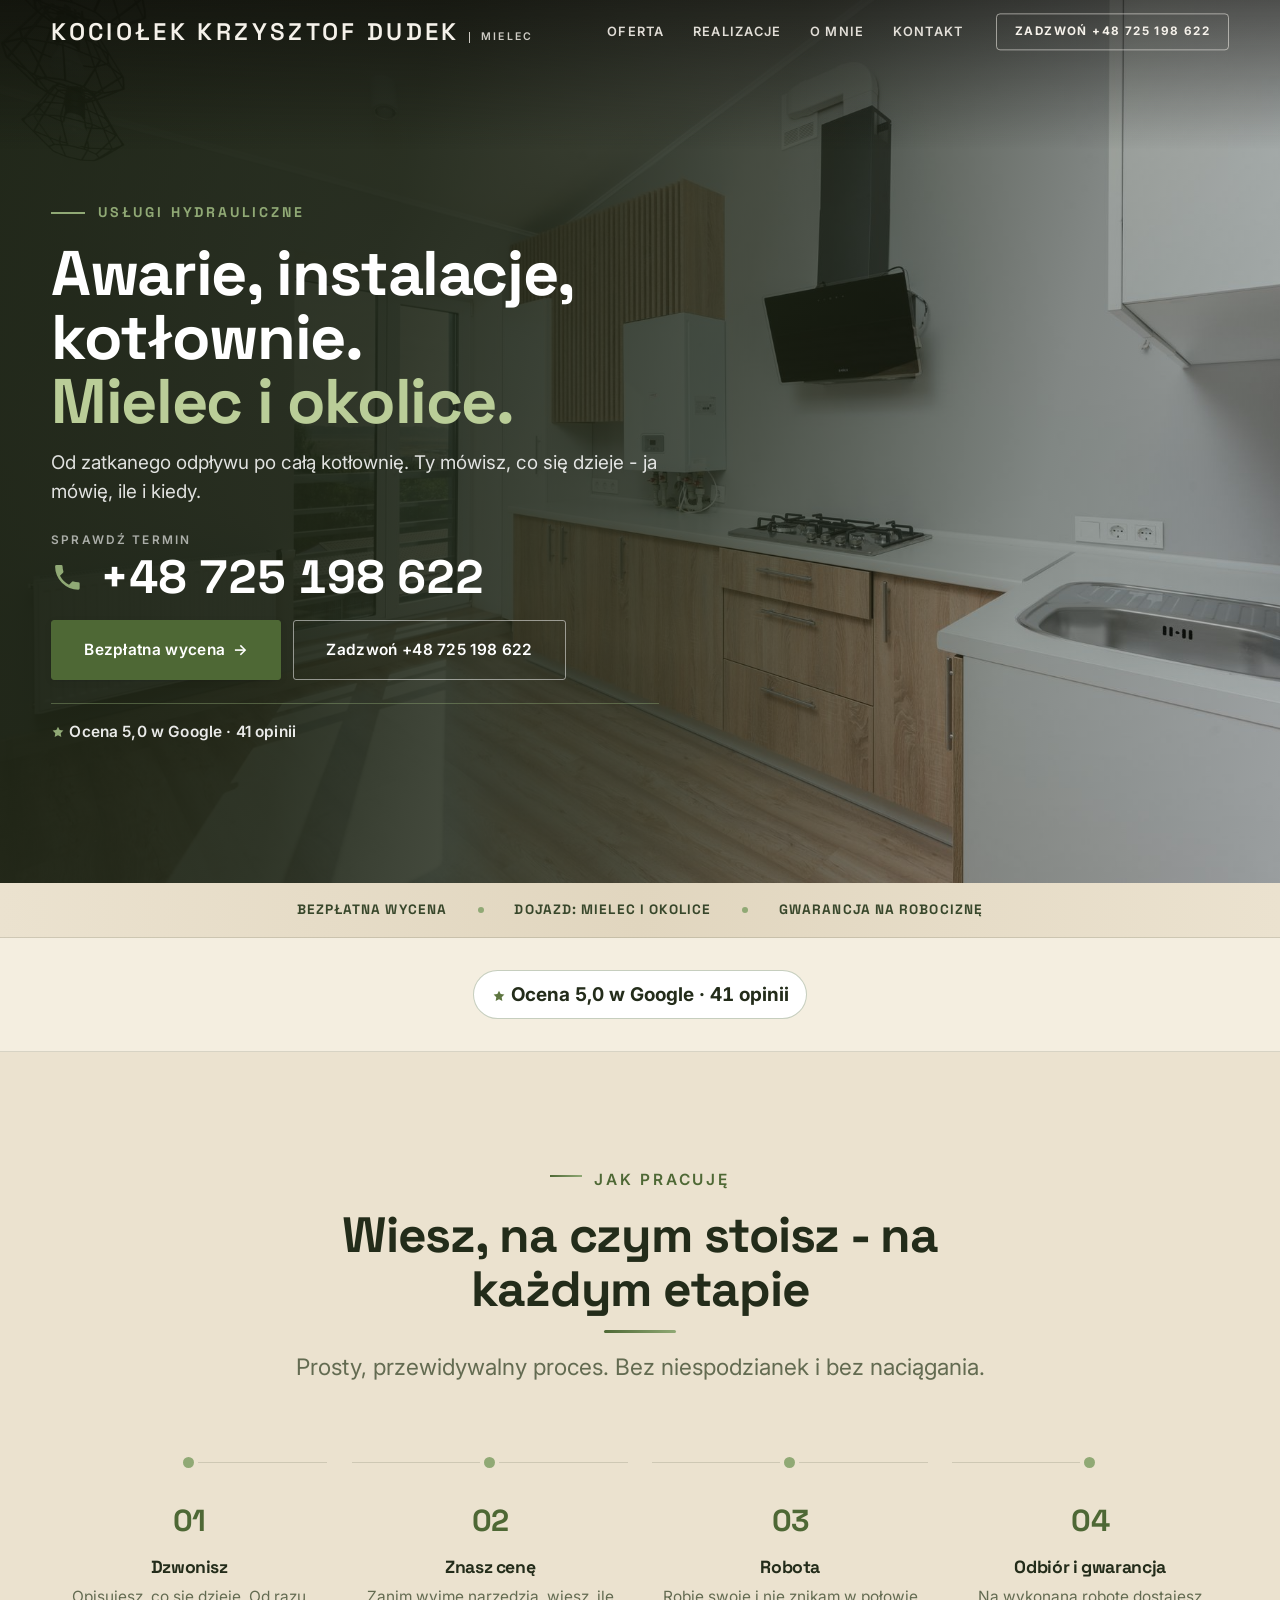
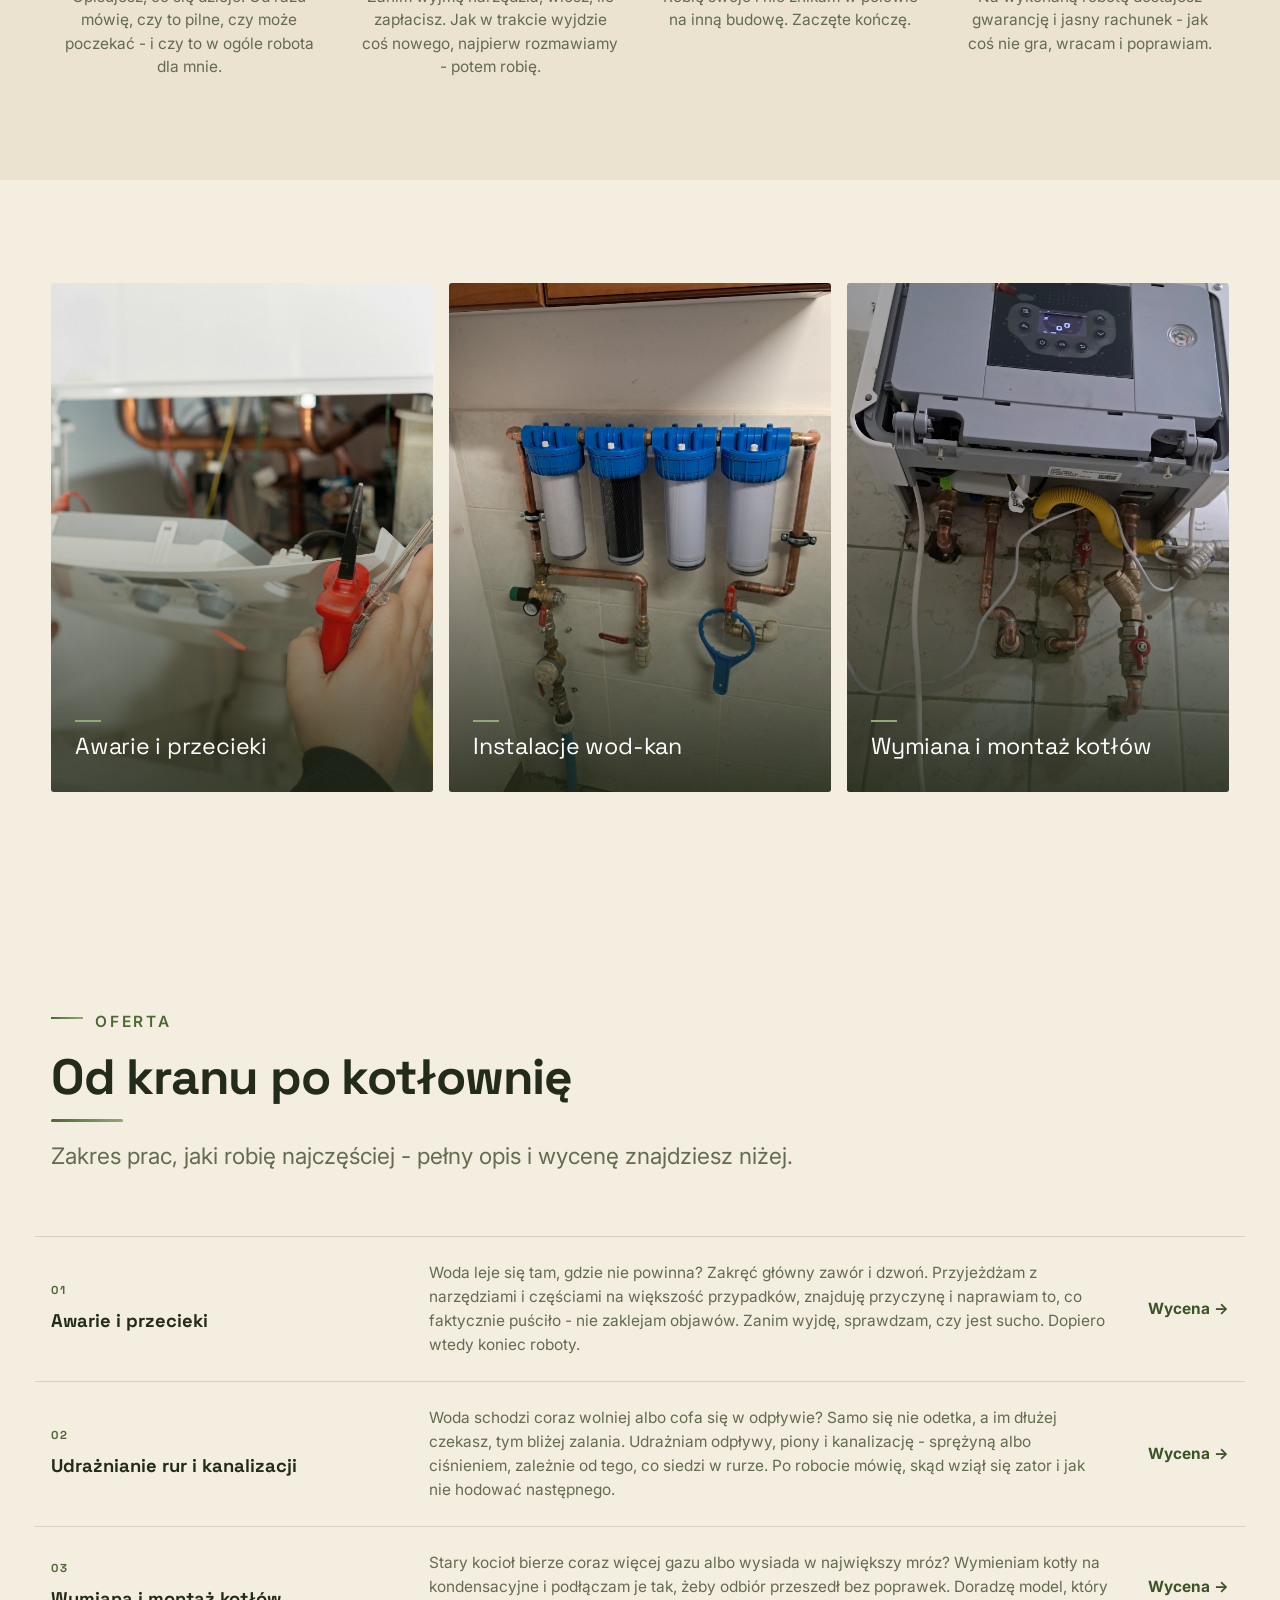
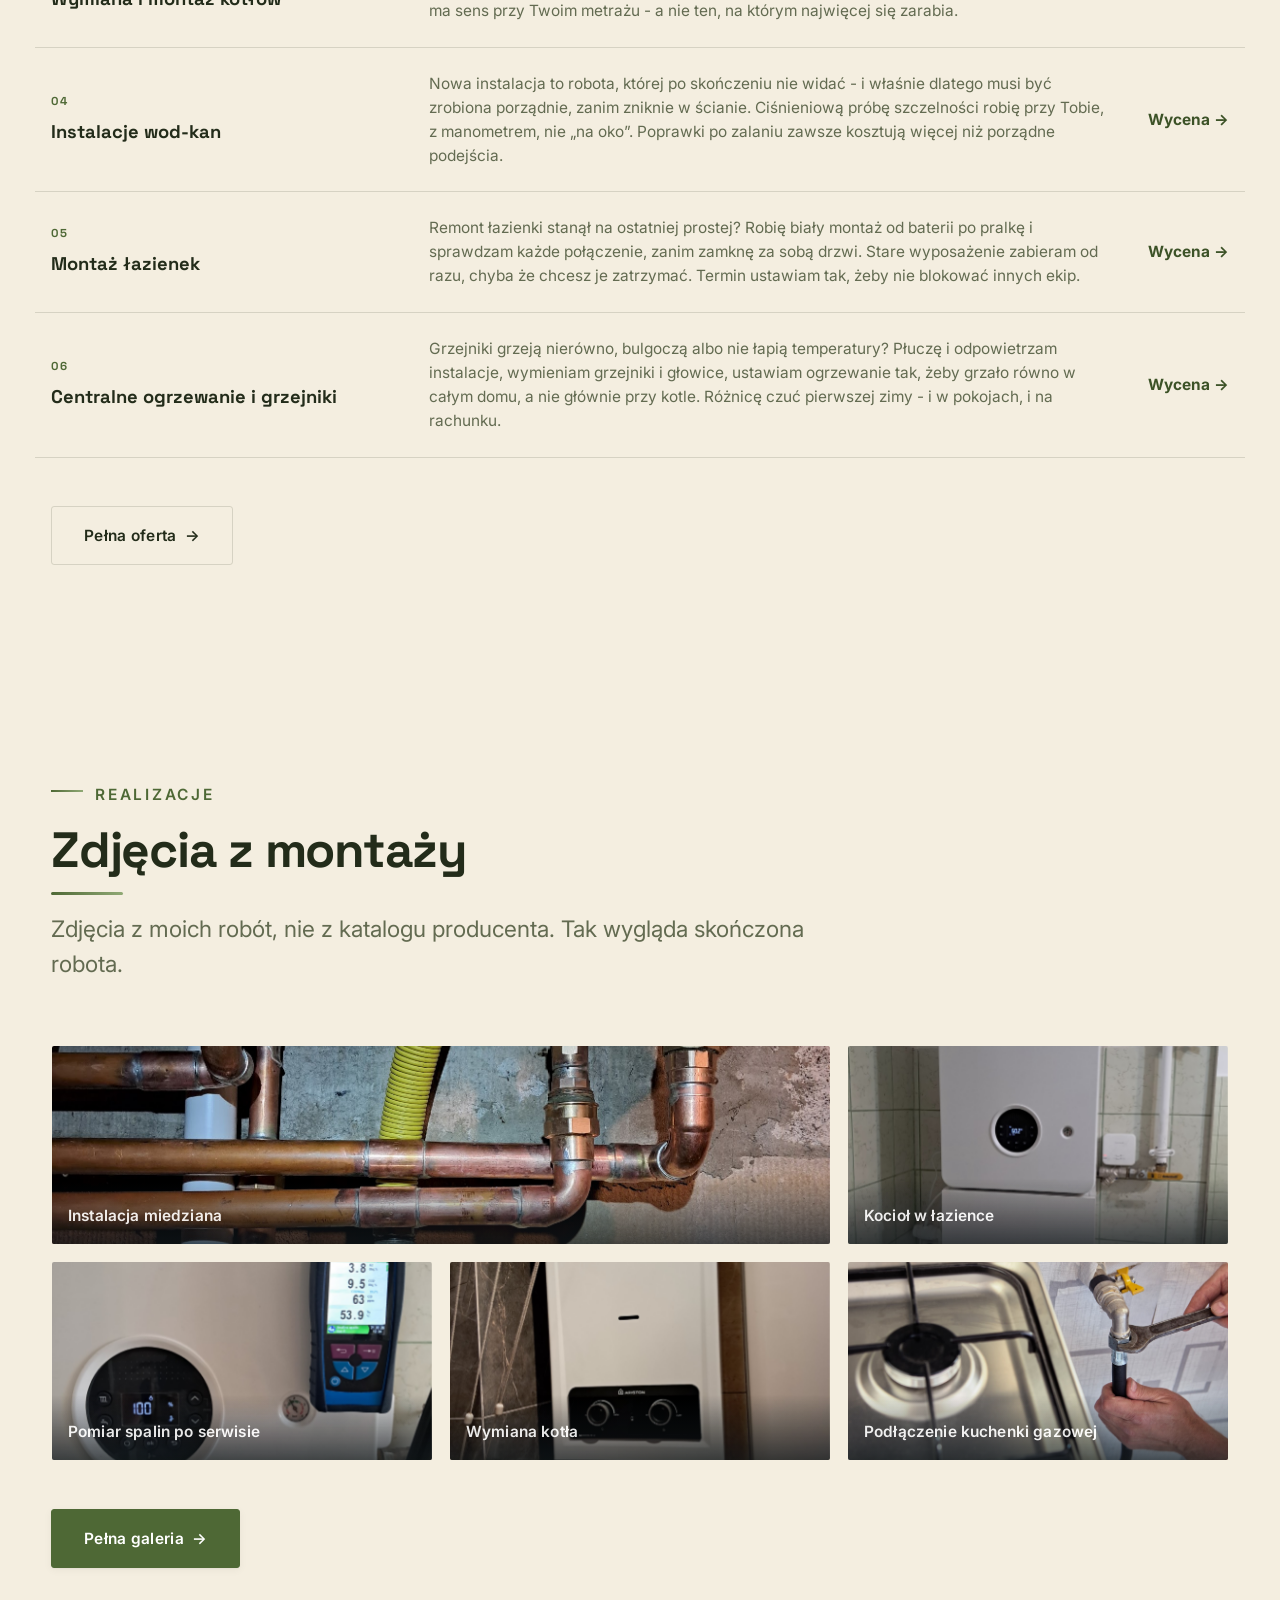
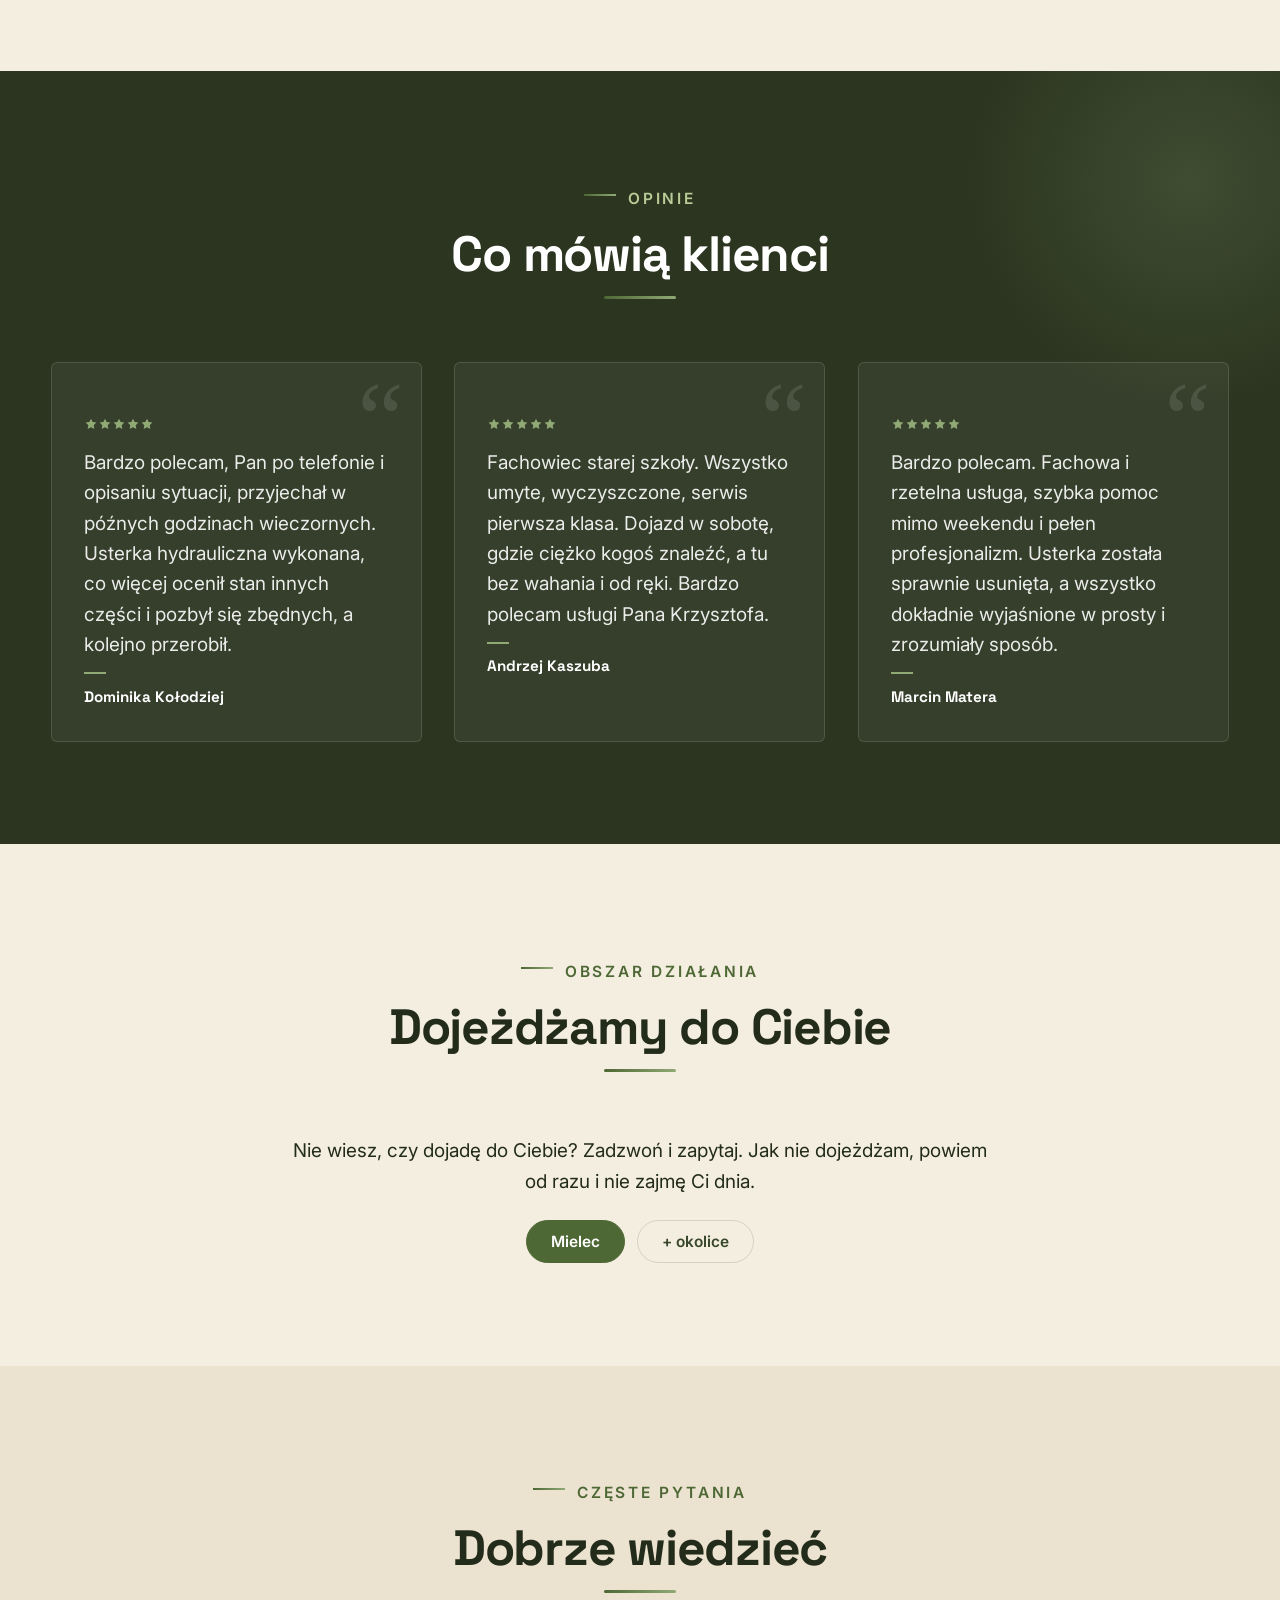
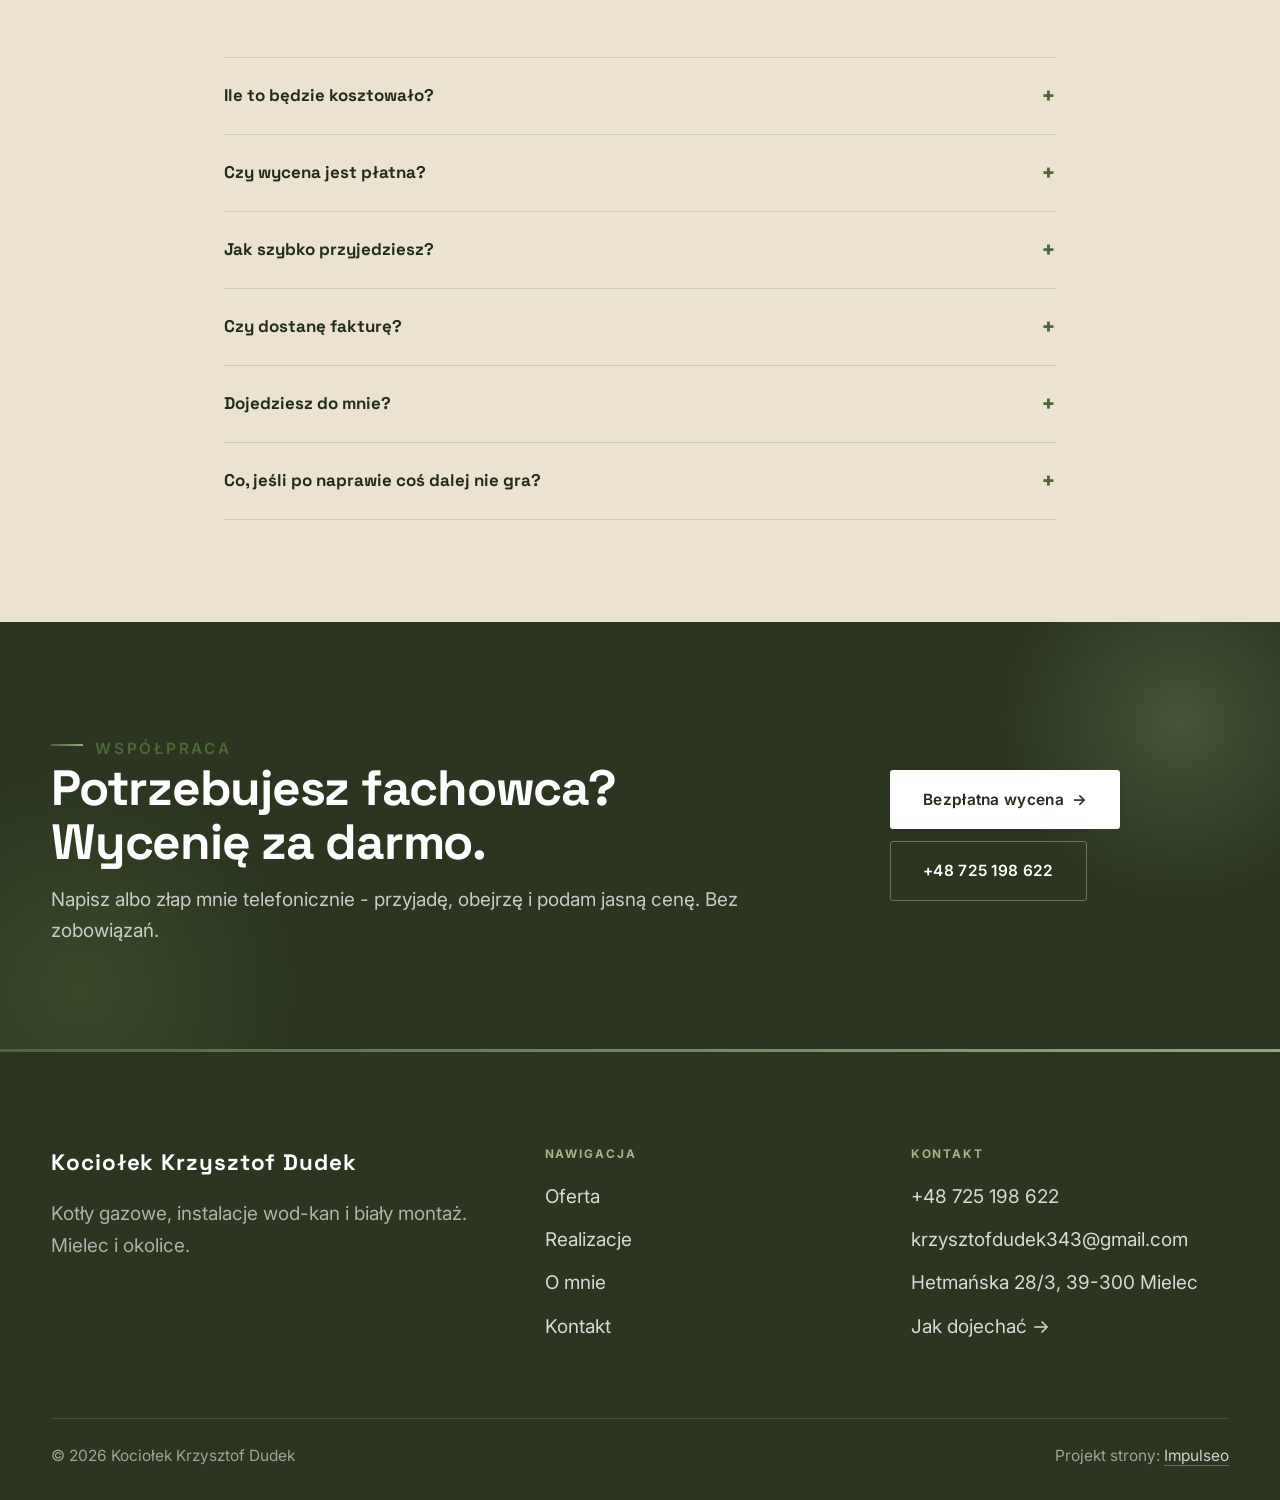
<file: index.html>
<!DOCTYPE html>
<html lang="pl">
<head>
<meta name="robots" content="noindex, nofollow">
<meta charset="UTF-8">
<meta name="viewport" content="width=device-width, initial-scale=1.0">
<title>Hydraulik Mielec - cena przed robotą | Kociołek Krzysztof Dudek</title>
<meta name="description" content="Hydraulik w Mielcu z dojazdem. Awarie, udrażnianie, instalacje wod-kan, wymiana kotłów. Cenę znasz przed robotą. Zadzwoń: +48 725 198 622.">
<link rel="preconnect" href="https://fonts.googleapis.com">
<link rel="preconnect" href="https://fonts.gstatic.com" crossorigin>
<link href="https://fonts.googleapis.com/css2?family=Space+Grotesk:wght@500;600;700&family=Inter:wght@400;500;600&display=swap" rel="stylesheet">
<meta name="theme-color" content="#2B3520">
<link rel="stylesheet" href="assets/styles.css">
</head>
<body>

<header class="nav">
  <div class="wrap nav-inner">
    <a class="brand" href="index.html"><span class="name">Kociołek Krzysztof Dudek</span><span class="sub">Mielec</span></a>
    <nav class="nav-links">
      <a href="oferta.html">Oferta</a>
      <a href="realizacje.html">Realizacje</a>
      <a href="o-nas.html">O mnie</a>
      <a href="kontakt.html">Kontakt</a>
      <a href="tel:+48725198622" class="btn btn-accent">Zadzwoń +48 725 198 622</a>
    </nav>
    <button class="nav-toggle" aria-label="Menu"><span></span><span></span><span></span></button>
  </div>
</header>

<section class="hero-fach">
  <img class="hf-photo" src="img/hero.jpg" fetchpriority="high" alt="Kociołek Krzysztof Dudek">
  <div class="hf-panel">
    <div class="hf-inner">
      <span class="hf-kicker">Usługi hydrauliczne</span>
      <h1 class="hf-title">Awarie, instalacje, kotłownie. <em>Mielec i okolice.</em></h1>
      <p class="hf-lead">Od zatkanego odpływu po całą kotłownię. Ty mówisz, co się dzieje - ja mówię, ile i kiedy.</p>
      <a class="hf-phone" href="tel:+48725198622"><span class="hf-phone-lab">Sprawdź termin</span><span class="hf-phone-num"><svg class="ico-tel" width="16" height="16" viewBox="0 0 24 24" fill="none" aria-hidden="true"><path d="M6.6 10.8a15.5 15.5 0 0 0 6.6 6.6l2.2-2.2a1 1 0 0 1 1-.24 11.4 11.4 0 0 0 3.6.58 1 1 0 0 1 1 1V20a1 1 0 0 1-1 1A17 17 0 0 1 3 4a1 1 0 0 1 1-1h3.5a1 1 0 0 1 1 1c0 1.25.2 2.46.58 3.6a1 1 0 0 1-.25 1l-2.23 2.2Z" fill="currentColor"/></svg> +48 725 198 622</span></a>
      <div class="hf-actions">
        <a href="kontakt.html" class="btn btn-accent">Bezpłatna wycena <span class="arr">→</span></a>
        <a href="tel:+48725198622" class="btn btn-ghost hf-ghost">Zadzwoń +48 725 198 622</a>
      </div>
      <div class="hf-trust"><svg class="ico-star" width="14" height="14" viewBox="0 0 24 24" style="vertical-align:-2px" aria-hidden="true"><path d="M12 2.8l2.85 5.8 6.4.93-4.63 4.5 1.1 6.37L12 17.4l-5.72 3 1.1-6.37-4.63-4.5 6.4-.93L12 2.8Z" fill="currentColor"/></svg> Ocena 5,0 w Google · 41 opinii</div>
    </div>
  </div>
</section>
<section class="fach-promise">
  <div class="wrap">
    <ul class="fp-row reveal"><li>Bezpłatna wycena</li><li>Dojazd: Mielec i okolice</li><li>Gwarancja na robociznę</li></ul>
  </div>
</section>
<section class="trust-bar">
  <div class="wrap">
    <div class="tb-google reveal"><svg class="ico-star" width="14" height="14" viewBox="0 0 24 24" style="vertical-align:-2px" aria-hidden="true"><path d="M12 2.8l2.85 5.8 6.4.93-4.63 4.5 1.1 6.37L12 17.4l-5.72 3 1.1-6.37-4.63-4.5 6.4-.93L12 2.8Z" fill="currentColor"/></svg> Ocena 5,0 w Google · 41 opinii</div>
  </div>
</section>
<section class="proces fachowcy">
  <div class="wrap">
    <div class="head center reveal">
      <span class="eyebrow">Jak pracuję</span>
      <h2>Wiesz, na czym stoisz - na każdym etapie</h2>
      <p>Prosty, przewidywalny proces. Bez niespodzianek i bez naciągania.</p>
    </div>
    <ol class="proces-line">
      <li class="reveal"><span class="pno">01</span><h3>Dzwonisz</h3><p>Opisujesz, co się dzieje. Od razu mówię, czy to pilne, czy może poczekać - i czy to w ogóle robota dla mnie.</p></li>
      <li class="reveal"><span class="pno">02</span><h3>Znasz cenę</h3><p>Zanim wyjmę narzędzia, wiesz, ile zapłacisz. Jak w trakcie wyjdzie coś nowego, najpierw rozmawiamy - potem robię.</p></li>
      <li class="reveal"><span class="pno">03</span><h3>Robota</h3><p>Robię swoje i nie znikam w połowie na inną budowę. Zaczęte kończę.</p></li>
      <li class="reveal"><span class="pno">04</span><h3>Odbiór i gwarancja</h3><p>Na wykonaną robotę dostajesz gwarancję i jasny rachunek - jak coś nie gra, wracam i poprawiam.</p></li>
    </ol>
  </div>
</section>
<section class="gateways-band">
  <div class="wrap">
    <div class="gateways">
      <a href="oferta.html" class="gateway reveal"><img src="img/g1.jpg" alt="Serwis kotła gazowego" loading="lazy"><span class="g-ttl">Awarie i przecieki</span></a>
      <a href="oferta.html" class="gateway reveal"><img src="img/g9.jpg" alt="Filtry wody na instalacji" loading="lazy"><span class="g-ttl">Instalacje wod-kan</span></a>
      <a href="oferta.html" class="gateway reveal"><img src="img/g3.jpg" alt="Kocioł po montażu" loading="lazy"><span class="g-ttl">Wymiana i montaż kotłów</span></a>
    </div>
  </div>
</section>
<section class="fach-uslugi">
  <div class="wrap">
    <div class="head reveal">
      <span class="eyebrow">Oferta</span>
      <h2>Od kranu po kotłownię</h2>
      <p>Zakres prac, jaki robię najczęściej - pełny opis i wycenę znajdziesz niżej.</p>
    </div>
    <ul class="fu-list">
      <li class="fu-row reveal"><div class="fu-name">Awarie i przecieki</div><div class="fu-desc">Woda leje się tam, gdzie nie powinna? Zakręć główny zawór i dzwoń. Przyjeżdżam z narzędziami i częściami na większość przypadków, znajduję przyczynę i naprawiam to, co faktycznie puściło - nie zaklejam objawów. Zanim wyjdę, sprawdzam, czy jest sucho. Dopiero wtedy koniec roboty.</div><a class="fu-cta" href="kontakt.html">Wycena <span class="arr">→</span></a></li>
      <li class="fu-row reveal"><div class="fu-name">Udrażnianie rur i kanalizacji</div><div class="fu-desc">Woda schodzi coraz wolniej albo cofa się w odpływie? Samo się nie odetka, a im dłużej czekasz, tym bliżej zalania. Udrażniam odpływy, piony i kanalizację - sprężyną albo ciśnieniem, zależnie od tego, co siedzi w rurze. Po robocie mówię, skąd wziął się zator i jak nie hodować następnego.</div><a class="fu-cta" href="kontakt.html">Wycena <span class="arr">→</span></a></li>
      <li class="fu-row reveal"><div class="fu-name">Wymiana i montaż kotłów</div><div class="fu-desc">Stary kocioł bierze coraz więcej gazu albo wysiada w największy mróz? Wymieniam kotły na kondensacyjne i podłączam je tak, żeby odbiór przeszedł bez poprawek. Doradzę model, który ma sens przy Twoim metrażu - a nie ten, na którym najwięcej się zarabia.</div><a class="fu-cta" href="kontakt.html">Wycena <span class="arr">→</span></a></li>
      <li class="fu-row reveal"><div class="fu-name">Instalacje wod-kan</div><div class="fu-desc">Nowa instalacja to robota, której po skończeniu nie widać - i właśnie dlatego musi być zrobiona porządnie, zanim zniknie w ścianie. Ciśnieniową próbę szczelności robię przy Tobie, z manometrem, nie „na oko”. Poprawki po zalaniu zawsze kosztują więcej niż porządne podejścia.</div><a class="fu-cta" href="kontakt.html">Wycena <span class="arr">→</span></a></li>
      <li class="fu-row reveal"><div class="fu-name">Montaż łazienek</div><div class="fu-desc">Remont łazienki stanął na ostatniej prostej? Robię biały montaż od baterii po pralkę i sprawdzam każde połączenie, zanim zamknę za sobą drzwi. Stare wyposażenie zabieram od razu, chyba że chcesz je zatrzymać. Termin ustawiam tak, żeby nie blokować innych ekip.</div><a class="fu-cta" href="kontakt.html">Wycena <span class="arr">→</span></a></li>
      <li class="fu-row reveal"><div class="fu-name">Centralne ogrzewanie i grzejniki</div><div class="fu-desc">Grzejniki grzeją nierówno, bulgoczą albo nie łapią temperatury? Płuczę i odpowietrzam instalacje, wymieniam grzejniki i głowice, ustawiam ogrzewanie tak, żeby grzało równo w całym domu, a nie głównie przy kotle. Różnicę czuć pierwszej zimy - i w pokojach, i na rachunku.</div><a class="fu-cta" href="kontakt.html">Wycena <span class="arr">→</span></a></li>
    </ul>
    <div style="margin-top:var(--space-7)" class="reveal"><a href="oferta.html" class="btn btn-ghost">Pełna oferta <span class="arr">→</span></a></div>
  </div>
</section>
<section>
  <div class="wrap">
    <div class="head reveal">
      <span class="eyebrow">Realizacje</span>
      <h2>Zdjęcia z montaży</h2>
      <p>Zdjęcia z moich robót, nie z katalogu producenta. Tak wygląda skończona robota.</p>
    </div>
    <div class="gallery">
      <div class="tile t-two3 reveal"><img src="img/g4.jpg" alt="Instalacja miedziana" loading="lazy"><div class="cap">Instalacja miedziana</div></div>
      <div class="tile t-third reveal"><img src="img/g5.jpg" alt="Kocioł w łazience" loading="lazy"><div class="cap">Kocioł w łazience</div></div>
      <div class="tile t-third reveal"><img src="img/g6.jpg" alt="Pomiar spalin po serwisie" loading="lazy"><div class="cap">Pomiar spalin po serwisie</div></div>
      <div class="tile t-third reveal"><img src="img/g7.jpg" alt="Wymiana kotła" loading="lazy"><div class="cap">Wymiana kotła</div></div>
      <div class="tile t-third reveal"><img src="img/g8.jpg" alt="Podłączenie kuchenki gazowej" loading="lazy"><div class="cap">Podłączenie kuchenki gazowej</div></div>
    </div>
    <div style="margin-top:var(--space-7)" class="reveal"><a href="realizacje.html" class="btn btn-accent">Pełna galeria <span class="arr">→</span></a></div>
  </div>
</section>
<section class="opinie">
  <div class="wrap">
    <div class="head center reveal">
      <span class="eyebrow">Opinie</span>
      <h2>Co mówią klienci</h2>
    </div>
    <div class="opinie-grid">
      <figure class="op-card reveal"><span class="op-star"><svg class="ico-star" width="14" height="14" viewBox="0 0 24 24" style="vertical-align:-2px" aria-hidden="true"><path d="M12 2.8l2.85 5.8 6.4.93-4.63 4.5 1.1 6.37L12 17.4l-5.72 3 1.1-6.37-4.63-4.5 6.4-.93L12 2.8Z" fill="currentColor"/></svg><svg class="ico-star" width="14" height="14" viewBox="0 0 24 24" style="vertical-align:-2px" aria-hidden="true"><path d="M12 2.8l2.85 5.8 6.4.93-4.63 4.5 1.1 6.37L12 17.4l-5.72 3 1.1-6.37-4.63-4.5 6.4-.93L12 2.8Z" fill="currentColor"/></svg><svg class="ico-star" width="14" height="14" viewBox="0 0 24 24" style="vertical-align:-2px" aria-hidden="true"><path d="M12 2.8l2.85 5.8 6.4.93-4.63 4.5 1.1 6.37L12 17.4l-5.72 3 1.1-6.37-4.63-4.5 6.4-.93L12 2.8Z" fill="currentColor"/></svg><svg class="ico-star" width="14" height="14" viewBox="0 0 24 24" style="vertical-align:-2px" aria-hidden="true"><path d="M12 2.8l2.85 5.8 6.4.93-4.63 4.5 1.1 6.37L12 17.4l-5.72 3 1.1-6.37-4.63-4.5 6.4-.93L12 2.8Z" fill="currentColor"/></svg><svg class="ico-star" width="14" height="14" viewBox="0 0 24 24" style="vertical-align:-2px" aria-hidden="true"><path d="M12 2.8l2.85 5.8 6.4.93-4.63 4.5 1.1 6.37L12 17.4l-5.72 3 1.1-6.37-4.63-4.5 6.4-.93L12 2.8Z" fill="currentColor"/></svg></span><blockquote>Bardzo polecam, Pan po telefonie i opisaniu sytuacji, przyjechał w późnych godzinach wieczornych. Usterka hydrauliczna wykonana, co więcej ocenił stan innych części i pozbył się zbędnych, a kolejno przerobił.</blockquote><span class="op-autor">Dominika Kołodziej</span></figure>
      <figure class="op-card reveal"><span class="op-star"><svg class="ico-star" width="14" height="14" viewBox="0 0 24 24" style="vertical-align:-2px" aria-hidden="true"><path d="M12 2.8l2.85 5.8 6.4.93-4.63 4.5 1.1 6.37L12 17.4l-5.72 3 1.1-6.37-4.63-4.5 6.4-.93L12 2.8Z" fill="currentColor"/></svg><svg class="ico-star" width="14" height="14" viewBox="0 0 24 24" style="vertical-align:-2px" aria-hidden="true"><path d="M12 2.8l2.85 5.8 6.4.93-4.63 4.5 1.1 6.37L12 17.4l-5.72 3 1.1-6.37-4.63-4.5 6.4-.93L12 2.8Z" fill="currentColor"/></svg><svg class="ico-star" width="14" height="14" viewBox="0 0 24 24" style="vertical-align:-2px" aria-hidden="true"><path d="M12 2.8l2.85 5.8 6.4.93-4.63 4.5 1.1 6.37L12 17.4l-5.72 3 1.1-6.37-4.63-4.5 6.4-.93L12 2.8Z" fill="currentColor"/></svg><svg class="ico-star" width="14" height="14" viewBox="0 0 24 24" style="vertical-align:-2px" aria-hidden="true"><path d="M12 2.8l2.85 5.8 6.4.93-4.63 4.5 1.1 6.37L12 17.4l-5.72 3 1.1-6.37-4.63-4.5 6.4-.93L12 2.8Z" fill="currentColor"/></svg><svg class="ico-star" width="14" height="14" viewBox="0 0 24 24" style="vertical-align:-2px" aria-hidden="true"><path d="M12 2.8l2.85 5.8 6.4.93-4.63 4.5 1.1 6.37L12 17.4l-5.72 3 1.1-6.37-4.63-4.5 6.4-.93L12 2.8Z" fill="currentColor"/></svg></span><blockquote>Fachowiec starej szkoły. Wszystko umyte, wyczyszczone, serwis pierwsza klasa. Dojazd w sobotę, gdzie ciężko kogoś znaleźć, a tu bez wahania i od ręki. Bardzo polecam usługi Pana Krzysztofa.</blockquote><span class="op-autor">Andrzej Kaszuba</span></figure>
      <figure class="op-card reveal"><span class="op-star"><svg class="ico-star" width="14" height="14" viewBox="0 0 24 24" style="vertical-align:-2px" aria-hidden="true"><path d="M12 2.8l2.85 5.8 6.4.93-4.63 4.5 1.1 6.37L12 17.4l-5.72 3 1.1-6.37-4.63-4.5 6.4-.93L12 2.8Z" fill="currentColor"/></svg><svg class="ico-star" width="14" height="14" viewBox="0 0 24 24" style="vertical-align:-2px" aria-hidden="true"><path d="M12 2.8l2.85 5.8 6.4.93-4.63 4.5 1.1 6.37L12 17.4l-5.72 3 1.1-6.37-4.63-4.5 6.4-.93L12 2.8Z" fill="currentColor"/></svg><svg class="ico-star" width="14" height="14" viewBox="0 0 24 24" style="vertical-align:-2px" aria-hidden="true"><path d="M12 2.8l2.85 5.8 6.4.93-4.63 4.5 1.1 6.37L12 17.4l-5.72 3 1.1-6.37-4.63-4.5 6.4-.93L12 2.8Z" fill="currentColor"/></svg><svg class="ico-star" width="14" height="14" viewBox="0 0 24 24" style="vertical-align:-2px" aria-hidden="true"><path d="M12 2.8l2.85 5.8 6.4.93-4.63 4.5 1.1 6.37L12 17.4l-5.72 3 1.1-6.37-4.63-4.5 6.4-.93L12 2.8Z" fill="currentColor"/></svg><svg class="ico-star" width="14" height="14" viewBox="0 0 24 24" style="vertical-align:-2px" aria-hidden="true"><path d="M12 2.8l2.85 5.8 6.4.93-4.63 4.5 1.1 6.37L12 17.4l-5.72 3 1.1-6.37-4.63-4.5 6.4-.93L12 2.8Z" fill="currentColor"/></svg></span><blockquote>Bardzo polecam. Fachowa i rzetelna usługa, szybka pomoc mimo weekendu i pełen profesjonalizm. Usterka została sprawnie usunięta, a wszystko dokładnie wyjaśnione w prosty i zrozumiały sposób.</blockquote><span class="op-autor">Marcin Matera</span></figure>
    </div>
  </div>
</section>
<section class="obszar">
  <div class="wrap">
    <div class="head center reveal">
      <span class="eyebrow">Obszar działania</span>
      <h2>Dojeżdżamy do Ciebie</h2>
    </div>
    <p class="obszar-txt reveal" style="text-align:center;max-width:60ch;margin:0 auto 1.4rem">Nie wiesz, czy dojadę do Ciebie? Zadzwoń i zapytaj. Jak nie dojeżdżam, powiem od razu i nie zajmę Ci dnia.</p>
    <ul class="obszar-list reveal"><li class="is-home">Mielec</li><li>+ okolice</li></ul>
  </div>
</section>
<section class="faq-klinika">
  <div class="wrap">
    <div class="head center reveal">
      <span class="eyebrow">Częste pytania</span>
      <h2>Dobrze wiedzieć</h2>
    </div>
    <div class="faq-list">
      <details class="faq-item reveal"><summary>Ile to będzie kosztowało?</summary><p>Zależy, co się dzieje - dlatego wypytuję przez telefon i od razu podaję widełki. Ostateczną cenę znasz przed robotą, nie po niej.</p></details>
      <details class="faq-item reveal"><summary>Czy wycena jest płatna?</summary><p>Nie. Przyjazd i wycena w Mielcu i najbliższej okolicy są bezpłatne i do niczego nie zobowiązują.</p></details>
      <details class="faq-item reveal"><summary>Jak szybko przyjedziesz?</summary><p>Przy zalaniu liczy się każda godzina, więc przy awarii przestawiam grafik. Prace planowane umawiamy z kilkudniowym wyprzedzeniem.</p></details>
      <details class="faq-item reveal"><summary>Czy dostanę fakturę?</summary><p>Tak - VAT albo paragon, jak wolisz. Z firmami i wspólnotami rozliczam się przelewem.</p></details>
      <details class="faq-item reveal"><summary>Dojedziesz do mnie?</summary><p>Robię głównie Mielec i okolice. Masz wątpliwość - zadzwoń, to kwestia jednego pytania.</p></details>
      <details class="faq-item reveal"><summary>Co, jeśli po naprawie coś dalej nie gra?</summary><p>Wracam i sprawdzam. Moja wina - poprawiam za darmo; wyszło coś nowego - mówię wprost, co i za ile.</p></details>
    </div>
  </div>
</section>
<section class="cta">
  <div class="wrap">
    <div class="reveal">
      <span class="eyebrow">Współpraca</span>
      <h2>Potrzebujesz fachowca? Wycenię za darmo.</h2>
      <p>Napisz albo złap mnie telefonicznie - przyjadę, obejrzę i podam jasną cenę. Bez zobowiązań.</p>
    </div>
    <div class="cta-actions reveal">
      <a href="kontakt.html" class="btn btn-light">Bezpłatna wycena <span class="arr">→</span></a>
      <a href="tel:+48725198622" class="btn btn-ghost" style="color:#fff;border-color:rgba(255,255,255,.3)">+48 725 198 622</a>
    </div>
  </div>
</section>

<footer>
  <div class="wrap">
    <div class="foot-grid">
      <div class="foot-brand">
        <div class="name">Kociołek Krzysztof Dudek</div>
        <p>Kotły gazowe, instalacje wod-kan i biały montaż. Mielec i okolice.</p>
      </div>
      <div class="foot-col">
        <h4>Nawigacja</h4>
        <a href="oferta.html">Oferta</a>
        <a href="realizacje.html">Realizacje</a>
        <a href="o-nas.html">O mnie</a>
        <a href="kontakt.html">Kontakt</a>
      </div>
      <div class="foot-col">
        <h4>Kontakt</h4>
        <a href="tel:+48725198622">+48 725 198 622</a>
        <a href="mailto:krzysztofdudek343@gmail.com">krzysztofdudek343@gmail.com</a>
        <p>Hetmańska 28/3, 39-300 Mielec</p>
        <a href="https://www.google.com/maps?cid=2946657307690616751" target="_blank" rel="noopener">Jak dojechać →</a>
      </div>
    </div>
    <div class="foot-bot">
      <span>© 2026 Kociołek Krzysztof Dudek</span>
      <span>Projekt strony: <a class="foot-credit" href="https://impulseo.pl" target="_blank" rel="noopener">Impulseo</a></span>
    </div>
  </div>
</footer>
<div class="sticky-call"><a class="sc-call" href="tel:+48725198622"><svg class="ico-tel" width="16" height="16" viewBox="0 0 24 24" fill="none" aria-hidden="true"><path d="M6.6 10.8a15.5 15.5 0 0 0 6.6 6.6l2.2-2.2a1 1 0 0 1 1-.24 11.4 11.4 0 0 0 3.6.58 1 1 0 0 1 1 1V20a1 1 0 0 1-1 1A17 17 0 0 1 3 4a1 1 0 0 1 1-1h3.5a1 1 0 0 1 1 1c0 1.25.2 2.46.58 3.6a1 1 0 0 1-.25 1l-2.23 2.2Z" fill="currentColor"/></svg> Zadzwoń</a><a class="sc-quote" href="kontakt.html">Bezpłatna wycena</a></div>

<script src="assets/main.js"></script>
</body>
</html>
</file>
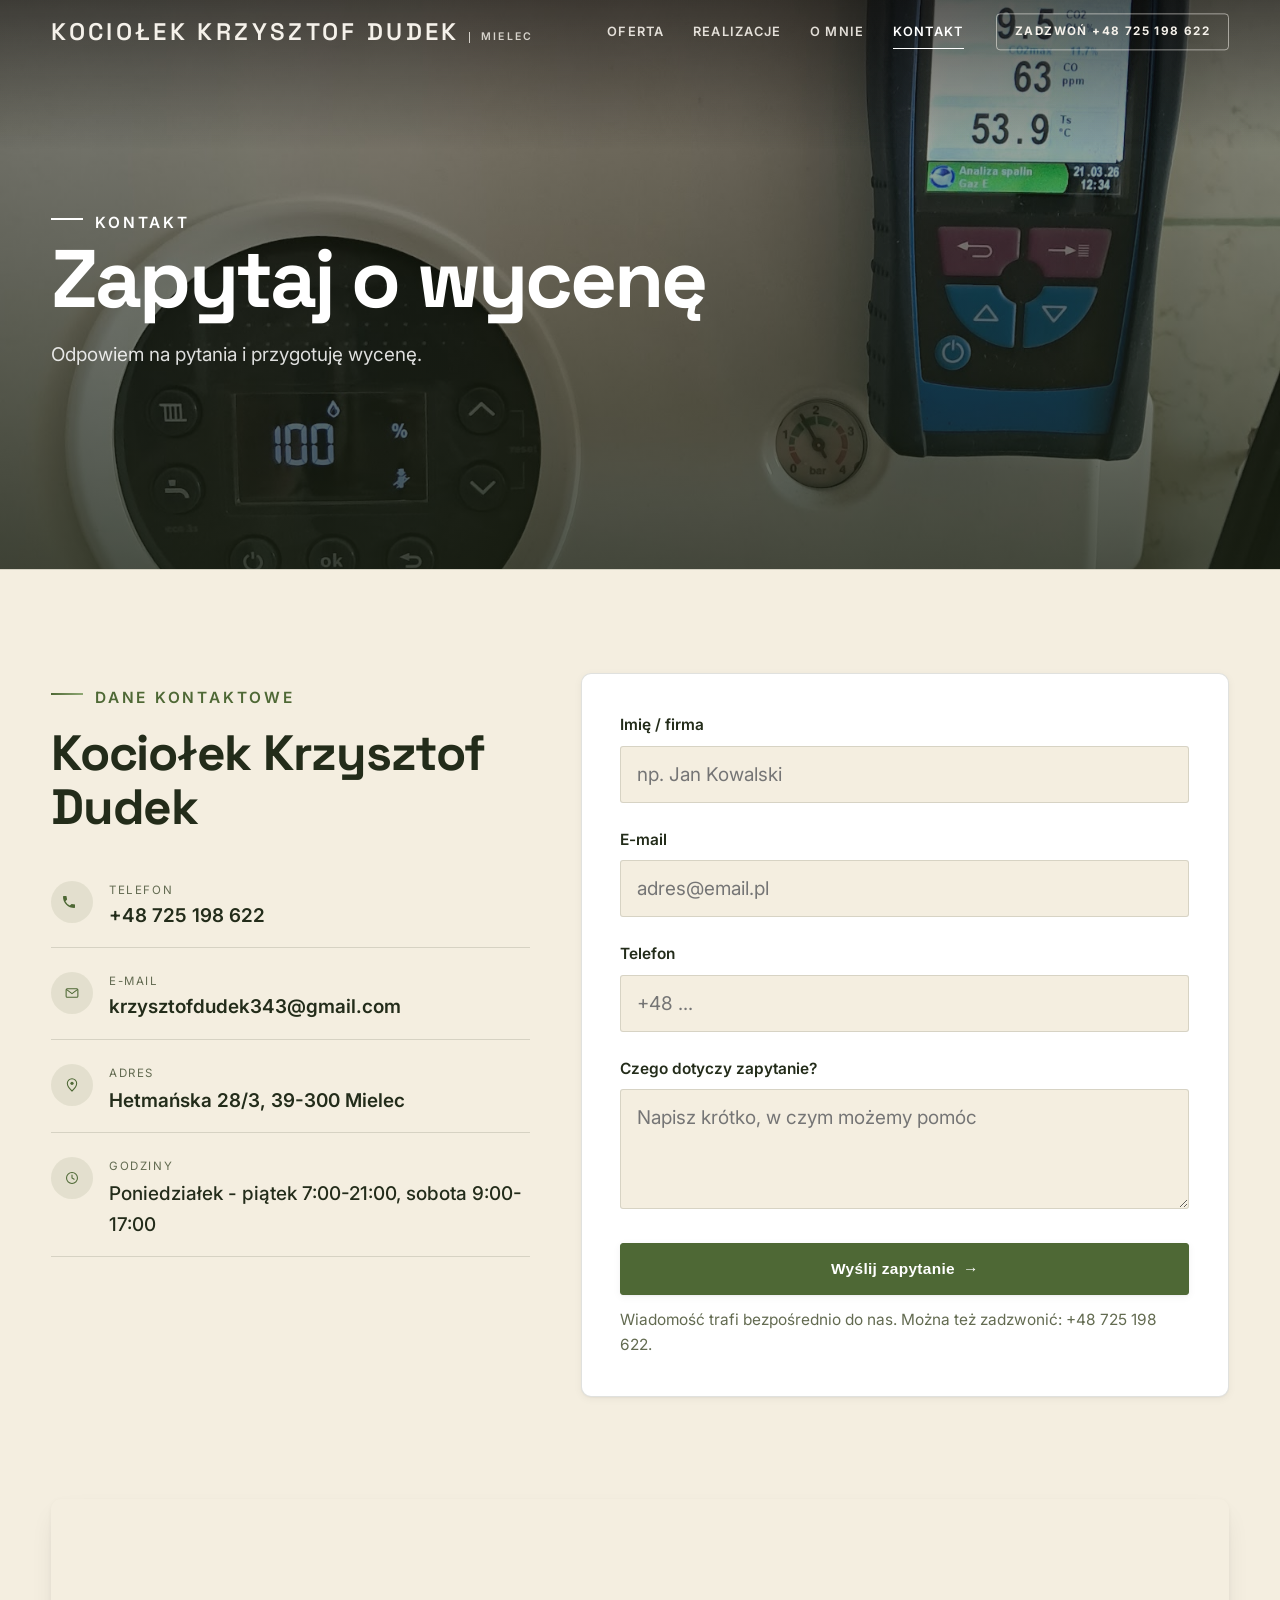
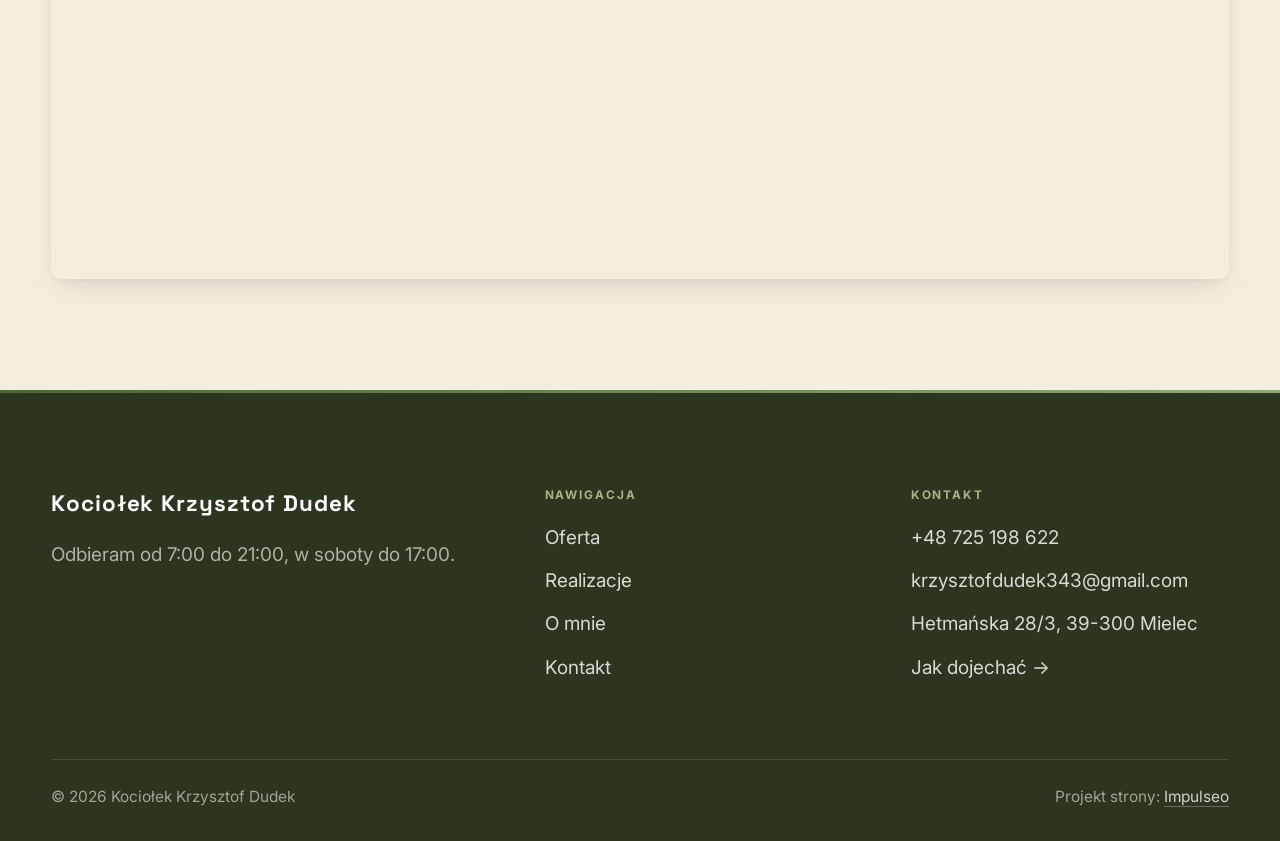
<file: kontakt.html>
<!DOCTYPE html>
<html lang="pl">
<head>
<meta name="robots" content="noindex, nofollow">
<meta charset="UTF-8">
<meta name="viewport" content="width=device-width, initial-scale=1.0">
<title>Kontakt - Kociołek Krzysztof Dudek</title>
<meta name="description" content="Kontakt Kociołek Krzysztof Dudek - Hetmańska 28/3, 39-300 Mielec">
<link rel="preconnect" href="https://fonts.googleapis.com">
<link rel="preconnect" href="https://fonts.gstatic.com" crossorigin>
<link href="https://fonts.googleapis.com/css2?family=Space+Grotesk:wght@500;600;700&family=Inter:wght@400;500;600&display=swap" rel="stylesheet">
<meta name="theme-color" content="#2B3520">
<link rel="stylesheet" href="assets/styles.css">
</head>
<body>

<header class="nav">
  <div class="wrap nav-inner">
    <a class="brand" href="index.html"><span class="name">Kociołek Krzysztof Dudek</span><span class="sub">Mielec</span></a>
    <nav class="nav-links">
      <a href="oferta.html">Oferta</a>
      <a href="realizacje.html">Realizacje</a>
      <a href="o-nas.html">O mnie</a>
      <a href="kontakt.html" class="active">Kontakt</a>
      <a href="tel:+48725198622" class="btn btn-accent">Zadzwoń +48 725 198 622</a>
    </nav>
    <button class="nav-toggle" aria-label="Menu"><span></span><span></span><span></span></button>
  </div>
</header>

<section class="pagehead">
  <img src="img/g6.jpg" alt="Kociołek Krzysztof Dudek - Zapytaj o wycenę">
  <div class="wrap">
    <span class="eyebrow">Kontakt</span>
    <h1>Zapytaj o wycenę</h1>
    <p>Odpowiem na pytania i przygotuję wycenę.</p>
  </div>
</section>
<section>
  <div class="wrap contact-grid">
    <div class="reveal">
      <span class="eyebrow">Dane kontaktowe</span>
      <h2 style="margin:var(--space-4) 0 var(--space-6)">Kociołek Krzysztof Dudek</h2>
      <div class="info-list">
        <div class="info-row"><div class="ic"><svg class="ico-tel" width="16" height="16" viewBox="0 0 24 24" fill="none" aria-hidden="true"><path d="M6.6 10.8a15.5 15.5 0 0 0 6.6 6.6l2.2-2.2a1 1 0 0 1 1-.24 11.4 11.4 0 0 0 3.6.58 1 1 0 0 1 1 1V20a1 1 0 0 1-1 1A17 17 0 0 1 3 4a1 1 0 0 1 1-1h3.5a1 1 0 0 1 1 1c0 1.25.2 2.46.58 3.6a1 1 0 0 1-.25 1l-2.23 2.2Z" fill="currentColor"/></svg></div><div><div class="lbl">Telefon</div><a class="val" href="tel:+48725198622">+48 725 198 622</a></div></div>
        <div class="info-row"><div class="ic"><svg class="ico-mail" width="16" height="16" viewBox="0 0 24 24" fill="none" aria-hidden="true"><rect x="3.2" y="5.5" width="17.6" height="13" rx="1.6" stroke="currentColor" stroke-width="1.6"/><path d="M4 7l8 6 8-6" stroke="currentColor" stroke-width="1.6" stroke-linecap="round" stroke-linejoin="round"/></svg></div><div><div class="lbl">E-mail</div><a class="val" href="mailto:krzysztofdudek343@gmail.com">krzysztofdudek343@gmail.com</a></div></div>
        <div class="info-row"><div class="ic"><svg class="ico-pin" width="16" height="16" viewBox="0 0 24 24" fill="none" aria-hidden="true"><path d="M12 21s7-6.1 7-11.5A7 7 0 0 0 5 9.5C5 14.9 12 21 12 21Z" stroke="currentColor" stroke-width="1.6" fill="none"/><circle cx="12" cy="9.5" r="2.4" fill="currentColor"/></svg></div><div><div class="lbl">Adres</div><div class="val">Hetmańska 28/3, 39-300 Mielec</div></div></div>
        <div class="info-row"><div class="ic"><svg class="ico-clock" width="16" height="16" viewBox="0 0 24 24" fill="none" aria-hidden="true"><circle cx="12" cy="12" r="8.2" stroke="currentColor" stroke-width="1.6"/><path d="M12 7.5V12l3.2 1.9" stroke="currentColor" stroke-width="1.6" stroke-linecap="round"/></svg></div><div><div class="lbl">Godziny</div><div class="val" style="font-weight:500">Poniedziałek - piątek 7:00-21:00, sobota 9:00-17:00</div></div></div>
      </div>
    </div>
    <div class="reveal">
      <form class="form" action="https://formsubmit.co/krzysztofdudek343@gmail.com" method="POST">
        <input type="hidden" name="_subject" value="Zapytanie ze strony Kociołek Krzysztof Dudek">
        <input type="hidden" name="_captcha" value="false">
        <input type="hidden" name="_template" value="table">
        <div class="fld"><label for="name">Imię / firma</label><input id="name" name="name" type="text" placeholder="np. Jan Kowalski" required></div>
        <div class="fld"><label for="email">E-mail</label><input id="email" name="email" type="email" placeholder="adres@email.pl" required></div>
        <div class="fld"><label for="phone">Telefon</label><input id="phone" name="phone" type="tel" placeholder="+48 ..."></div>
        <div class="fld"><label for="msg">Czego dotyczy zapytanie?</label><textarea id="msg" name="message" placeholder="Napisz krótko, w czym możemy pomóc" required></textarea></div>
        <button type="submit" class="btn btn-accent" style="width:100%;justify-content:center">Wyślij zapytanie <span class="arr">→</span></button>
        <p class="note">Wiadomość trafi bezpośrednio do nas. Można też zadzwonić: +48 725 198 622.</p>
      </form>
    </div>
  </div>
</section>
<section style="padding-top:0">
  <div class="wrap reveal">
    <iframe class="map" title="Kociołek Krzysztof Dudek - Mielec" src="https://maps.google.com/maps?q=50.2848288%2C21.4192927&z=15&output=embed" loading="lazy" referrerpolicy="no-referrer-when-downgrade"></iframe>
  </div>
</section>

<footer>
  <div class="wrap">
    <div class="foot-grid">
      <div class="foot-brand">
        <div class="name">Kociołek Krzysztof Dudek</div>
        <p>Odbieram od 7:00 do 21:00, w soboty do 17:00.</p>
      </div>
      <div class="foot-col">
        <h4>Nawigacja</h4>
        <a href="oferta.html">Oferta</a>
        <a href="realizacje.html">Realizacje</a>
        <a href="o-nas.html">O mnie</a>
        <a href="kontakt.html">Kontakt</a>
      </div>
      <div class="foot-col">
        <h4>Kontakt</h4>
        <a href="tel:+48725198622">+48 725 198 622</a>
        <a href="mailto:krzysztofdudek343@gmail.com">krzysztofdudek343@gmail.com</a>
        <p>Hetmańska 28/3, 39-300 Mielec</p>
        <a href="https://www.google.com/maps?cid=2946657307690616751" target="_blank" rel="noopener">Jak dojechać →</a>
      </div>
    </div>
    <div class="foot-bot">
      <span>© 2026 Kociołek Krzysztof Dudek</span>
      <span>Projekt strony: <a class="foot-credit" href="https://impulseo.pl" target="_blank" rel="noopener">Impulseo</a></span>
    </div>
  </div>
</footer>
<div class="sticky-call"><a class="sc-call" href="tel:+48725198622"><svg class="ico-tel" width="16" height="16" viewBox="0 0 24 24" fill="none" aria-hidden="true"><path d="M6.6 10.8a15.5 15.5 0 0 0 6.6 6.6l2.2-2.2a1 1 0 0 1 1-.24 11.4 11.4 0 0 0 3.6.58 1 1 0 0 1 1 1V20a1 1 0 0 1-1 1A17 17 0 0 1 3 4a1 1 0 0 1 1-1h3.5a1 1 0 0 1 1 1c0 1.25.2 2.46.58 3.6a1 1 0 0 1-.25 1l-2.23 2.2Z" fill="currentColor"/></svg> Zadzwoń</a><a class="sc-quote" href="kontakt.html">Bezpłatna wycena</a></div>

<script src="assets/main.js"></script>
</body>
</html>
</file>
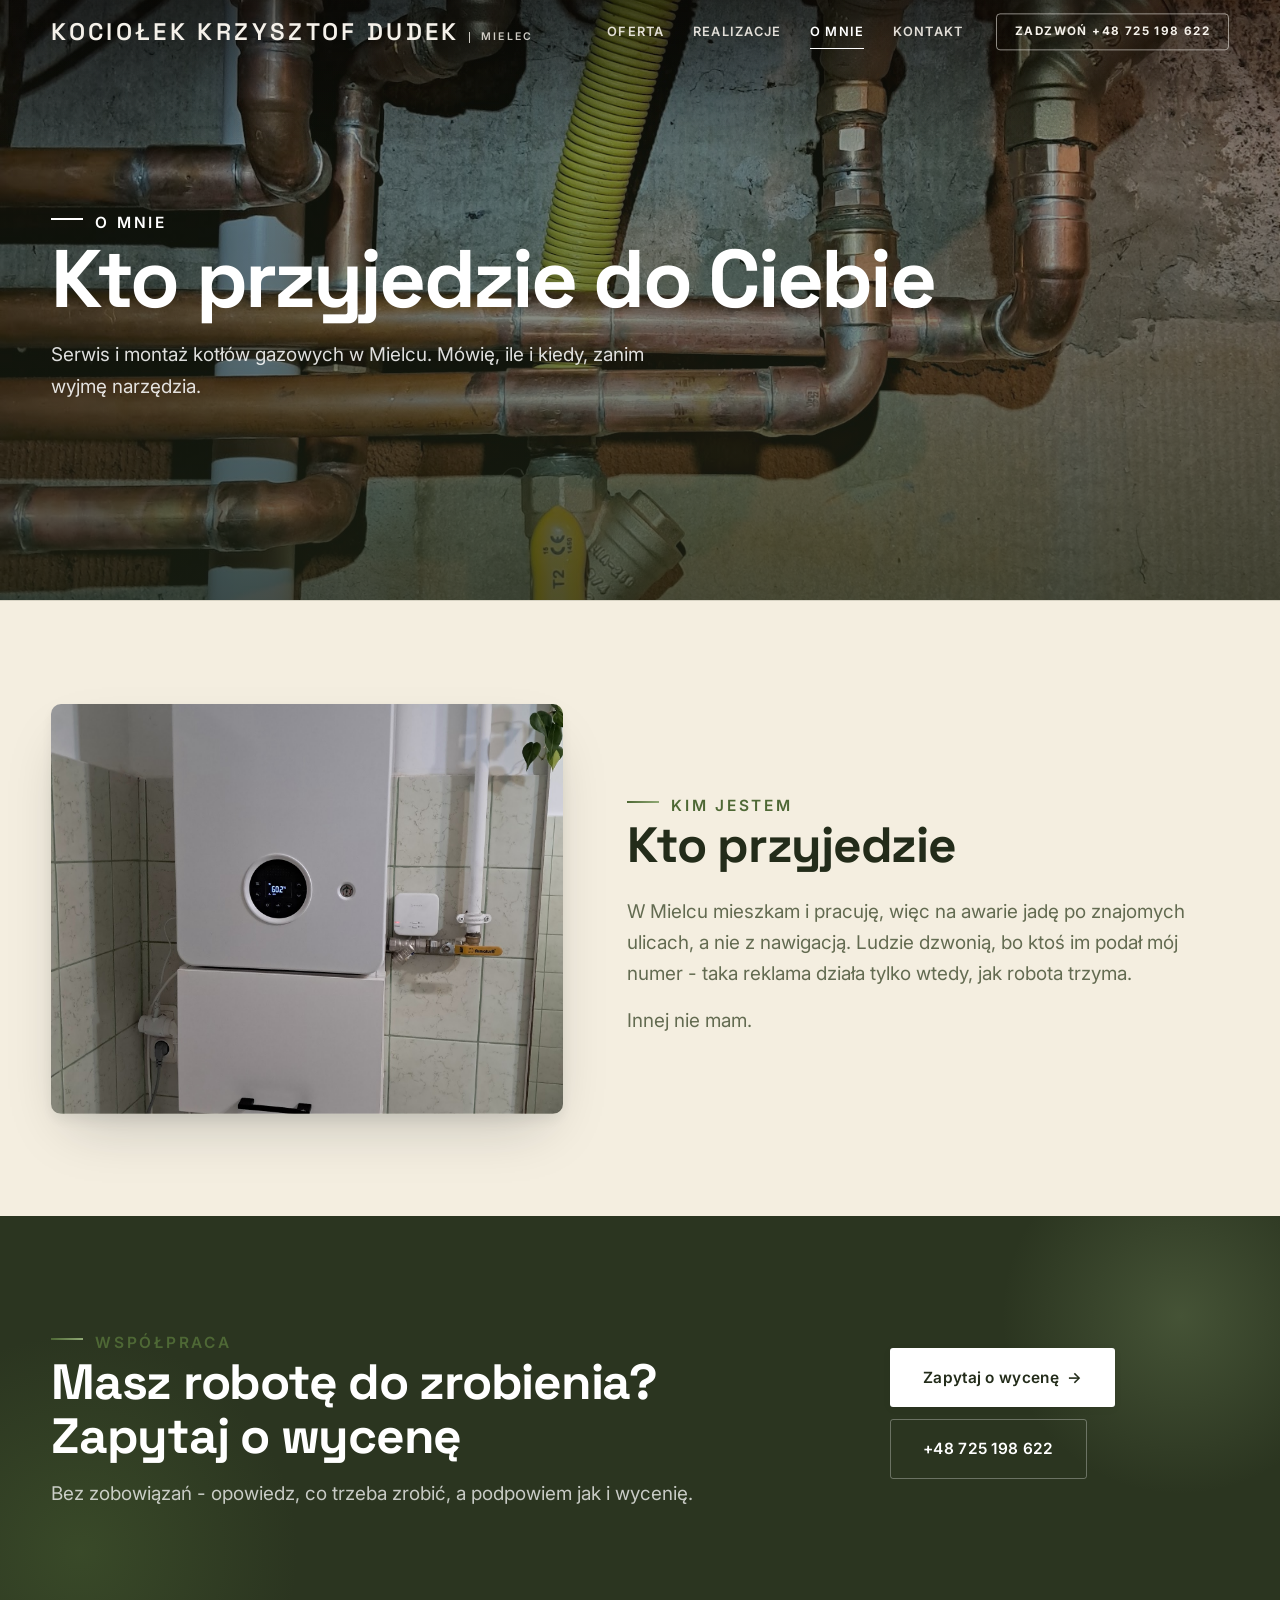
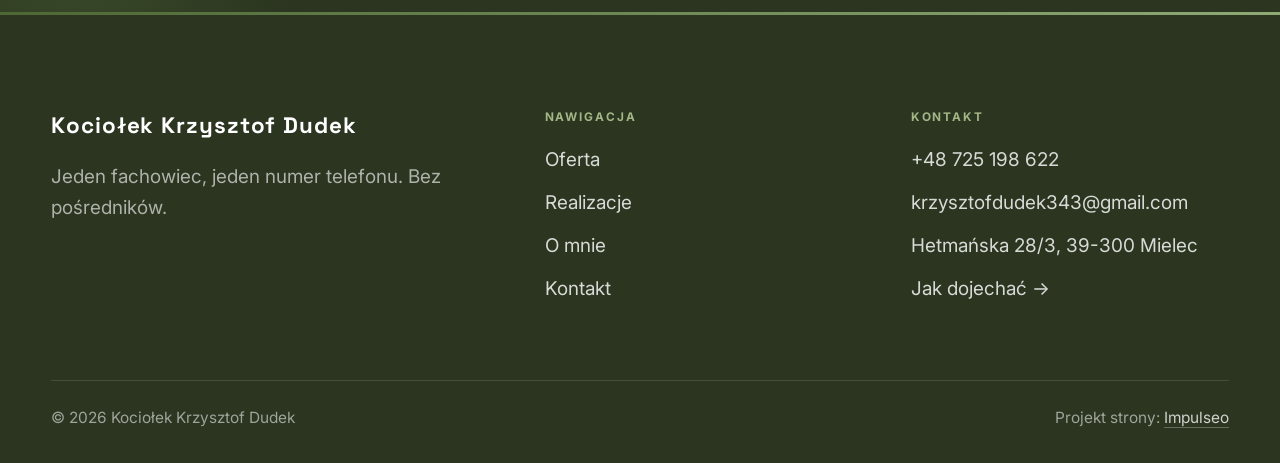
<file: o-nas.html>
<!DOCTYPE html>
<html lang="pl">
<head>
<meta name="robots" content="noindex, nofollow">
<meta charset="UTF-8">
<meta name="viewport" content="width=device-width, initial-scale=1.0">
<title>O mnie - Kociołek Krzysztof Dudek</title>
<meta name="description" content="Hydraulik w Mielcu z dojazdem. Awarie, udrażnianie, instalacje wod-kan, wymiana kotłów. Cenę znasz przed robotą. Zadzwoń: +48 725 198 622.">
<link rel="preconnect" href="https://fonts.googleapis.com">
<link rel="preconnect" href="https://fonts.gstatic.com" crossorigin>
<link href="https://fonts.googleapis.com/css2?family=Space+Grotesk:wght@500;600;700&family=Inter:wght@400;500;600&display=swap" rel="stylesheet">
<meta name="theme-color" content="#2B3520">
<link rel="stylesheet" href="assets/styles.css">
</head>
<body>

<header class="nav">
  <div class="wrap nav-inner">
    <a class="brand" href="index.html"><span class="name">Kociołek Krzysztof Dudek</span><span class="sub">Mielec</span></a>
    <nav class="nav-links">
      <a href="oferta.html">Oferta</a>
      <a href="realizacje.html">Realizacje</a>
      <a href="o-nas.html" class="active">O mnie</a>
      <a href="kontakt.html">Kontakt</a>
      <a href="tel:+48725198622" class="btn btn-accent">Zadzwoń +48 725 198 622</a>
    </nav>
    <button class="nav-toggle" aria-label="Menu"><span></span><span></span><span></span></button>
  </div>
</header>

<section class="pagehead">
  <img src="img/g4.jpg" alt="Kociołek Krzysztof Dudek - Kto przyjedzie do Ciebie">
  <div class="wrap">
    <span class="eyebrow">O mnie</span>
    <h1>Kto przyjedzie do Ciebie</h1>
    <p>Serwis i montaż kotłów gazowych w Mielcu. Mówię, ile i kiedy, zanim wyjmę narzędzia.</p>
  </div>
</section>
<section>
  <div class="wrap split">
    <div class="split-art reveal"><img src="img/g5.jpg" alt="Kociołek Krzysztof Dudek" loading="lazy"></div>
    <div class="split-copy reveal">
      <span class="eyebrow">Kim jestem</span>
      <h2>Kto przyjedzie</h2>
      <p class="muted">W Mielcu mieszkam i pracuję, więc na awarie jadę po znajomych ulicach, a nie z nawigacją. Ludzie dzwonią, bo ktoś im podał mój numer - taka reklama działa tylko wtedy, jak robota trzyma.</p>
      <p class="muted">Innej nie mam.</p>
    </div>
  </div>
</section>


<section class="cta">
  <div class="wrap">
    <div class="reveal">
      <span class="eyebrow">Współpraca</span>
      <h2>Masz robotę do zrobienia? Zapytaj o wycenę</h2>
      <p>Bez zobowiązań - opowiedz, co trzeba zrobić, a podpowiem jak i wycenię.</p>
    </div>
    <div class="cta-actions reveal">
      <a href="kontakt.html" class="btn btn-light">Zapytaj o wycenę <span class="arr">→</span></a>
      <a href="tel:+48725198622" class="btn btn-ghost" style="color:#fff;border-color:rgba(255,255,255,.3)">+48 725 198 622</a>
    </div>
  </div>
</section>

<footer>
  <div class="wrap">
    <div class="foot-grid">
      <div class="foot-brand">
        <div class="name">Kociołek Krzysztof Dudek</div>
        <p>Jeden fachowiec, jeden numer telefonu. Bez pośredników.</p>
      </div>
      <div class="foot-col">
        <h4>Nawigacja</h4>
        <a href="oferta.html">Oferta</a>
        <a href="realizacje.html">Realizacje</a>
        <a href="o-nas.html">O mnie</a>
        <a href="kontakt.html">Kontakt</a>
      </div>
      <div class="foot-col">
        <h4>Kontakt</h4>
        <a href="tel:+48725198622">+48 725 198 622</a>
        <a href="mailto:krzysztofdudek343@gmail.com">krzysztofdudek343@gmail.com</a>
        <p>Hetmańska 28/3, 39-300 Mielec</p>
        <a href="https://www.google.com/maps?cid=2946657307690616751" target="_blank" rel="noopener">Jak dojechać →</a>
      </div>
    </div>
    <div class="foot-bot">
      <span>© 2026 Kociołek Krzysztof Dudek</span>
      <span>Projekt strony: <a class="foot-credit" href="https://impulseo.pl" target="_blank" rel="noopener">Impulseo</a></span>
    </div>
  </div>
</footer>
<div class="sticky-call"><a class="sc-call" href="tel:+48725198622"><svg class="ico-tel" width="16" height="16" viewBox="0 0 24 24" fill="none" aria-hidden="true"><path d="M6.6 10.8a15.5 15.5 0 0 0 6.6 6.6l2.2-2.2a1 1 0 0 1 1-.24 11.4 11.4 0 0 0 3.6.58 1 1 0 0 1 1 1V20a1 1 0 0 1-1 1A17 17 0 0 1 3 4a1 1 0 0 1 1-1h3.5a1 1 0 0 1 1 1c0 1.25.2 2.46.58 3.6a1 1 0 0 1-.25 1l-2.23 2.2Z" fill="currentColor"/></svg> Zadzwoń</a><a class="sc-quote" href="kontakt.html">Bezpłatna wycena</a></div>

<script src="assets/main.js"></script>
</body>
</html>
</file>
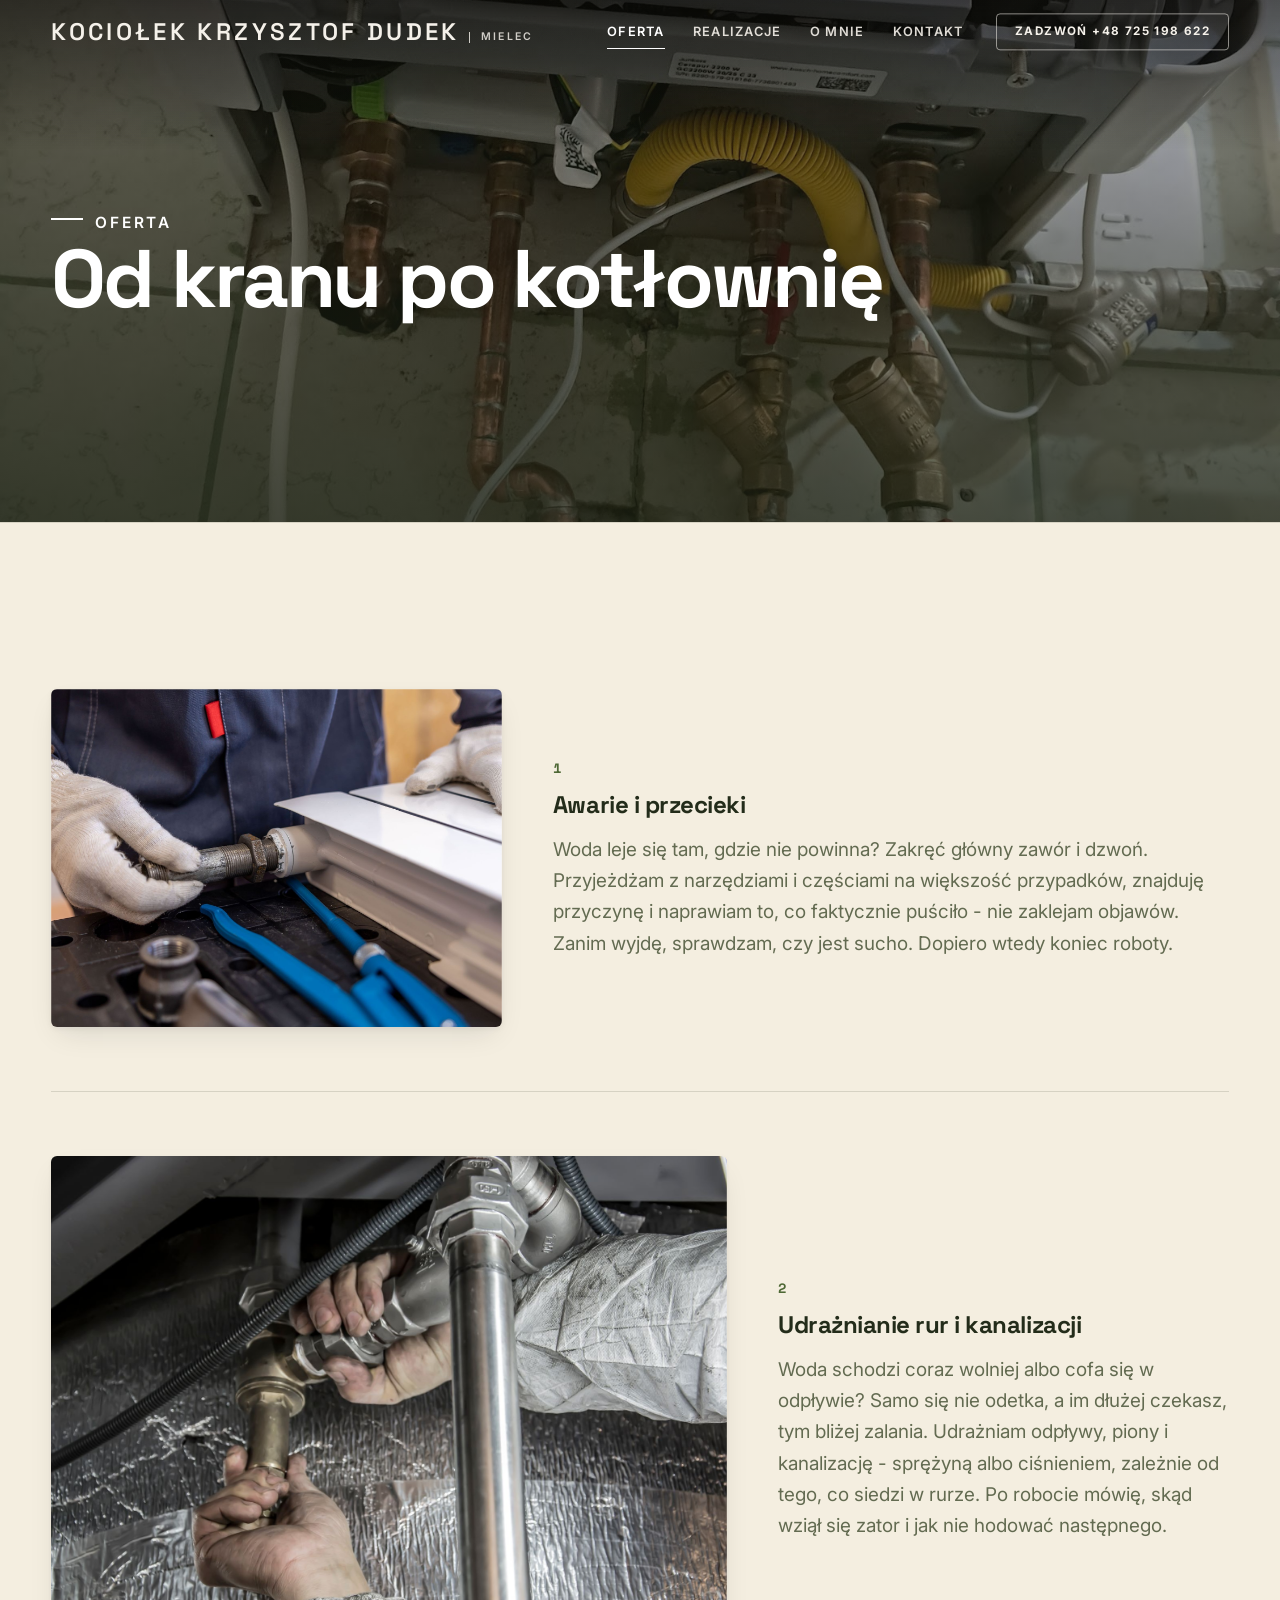
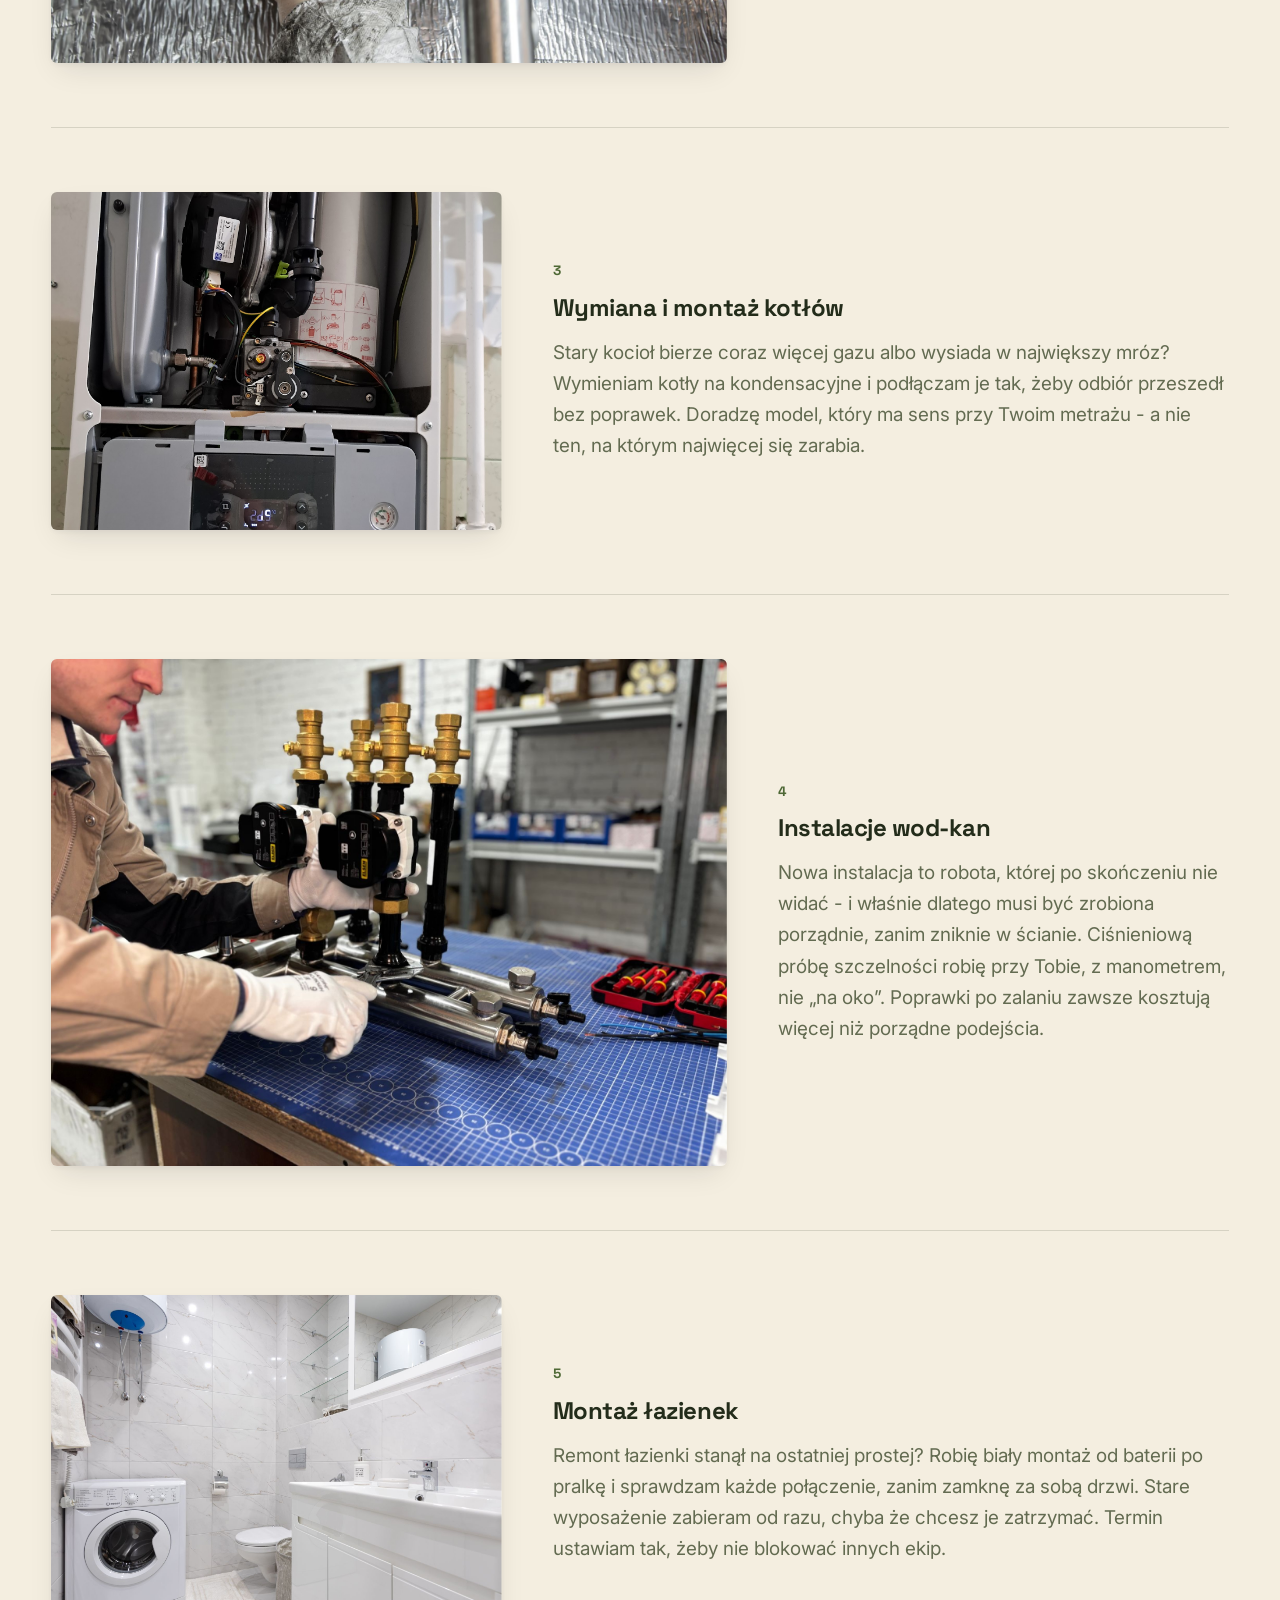
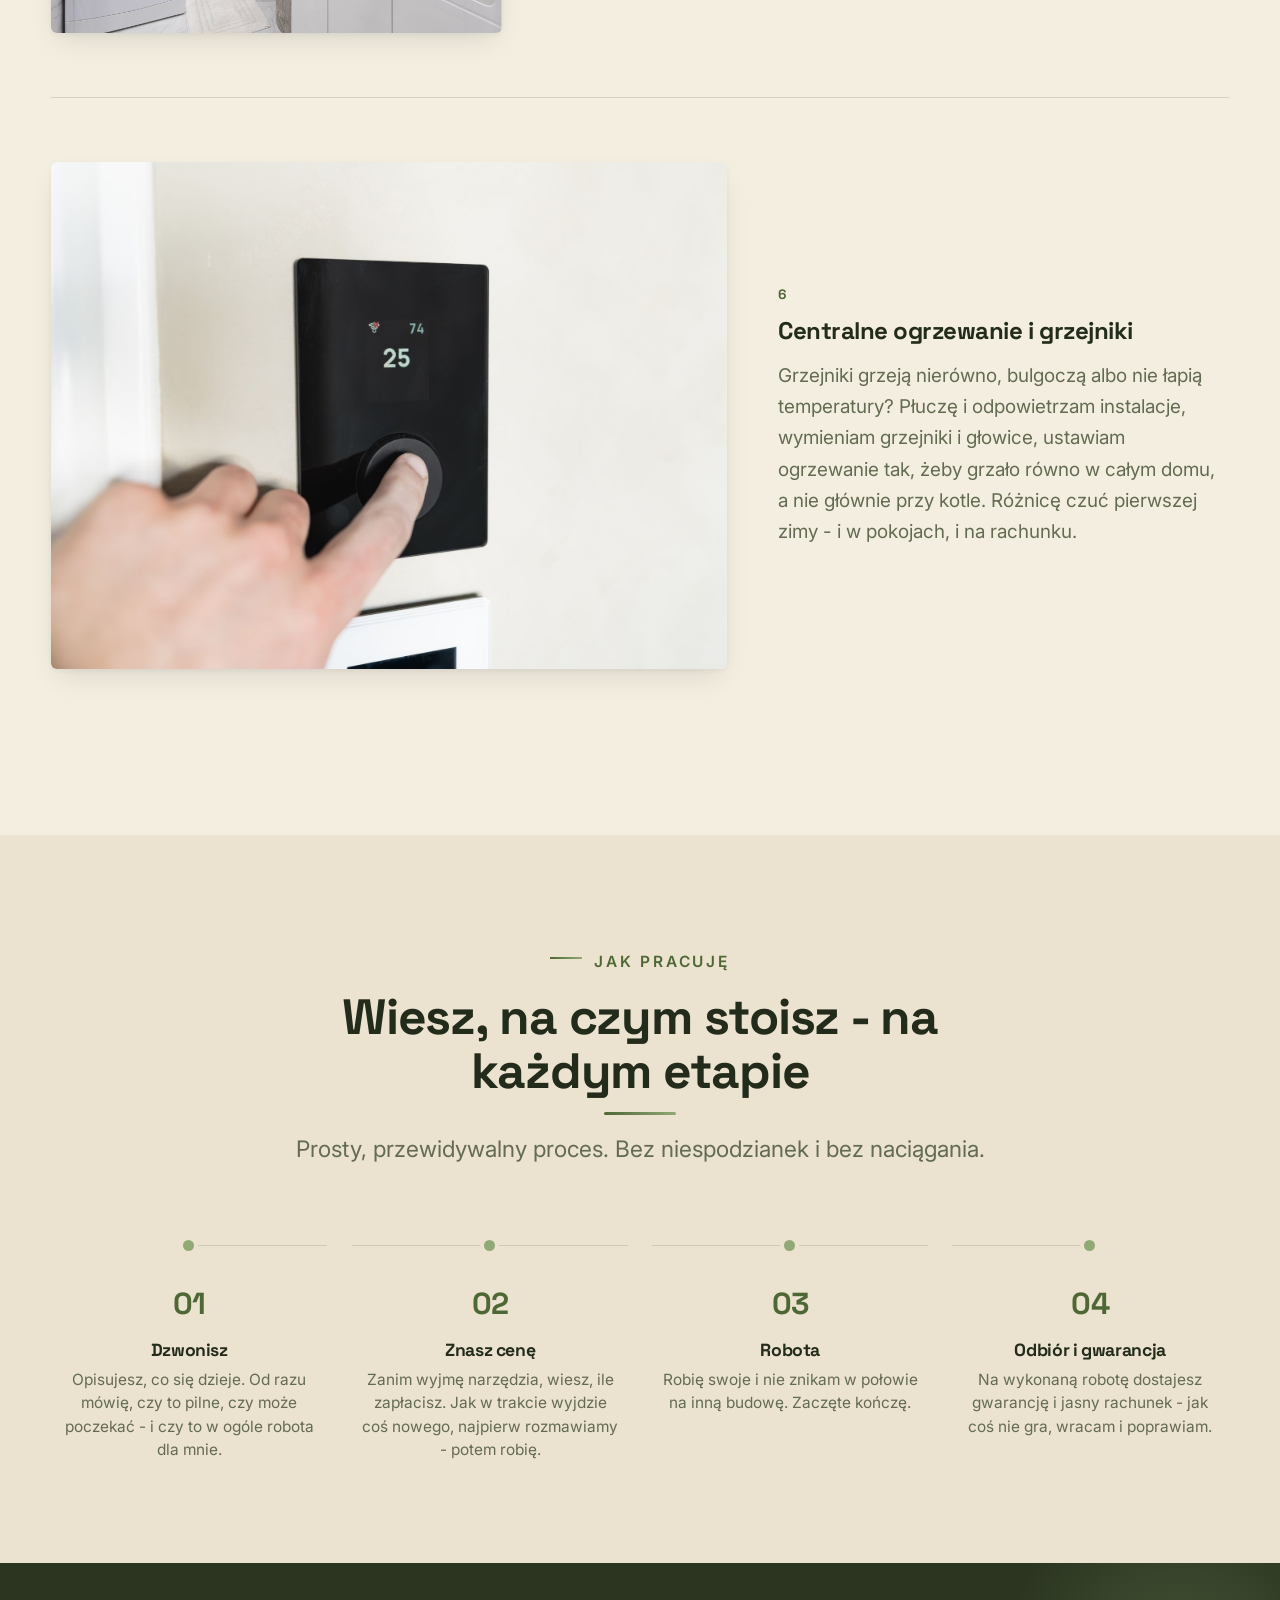
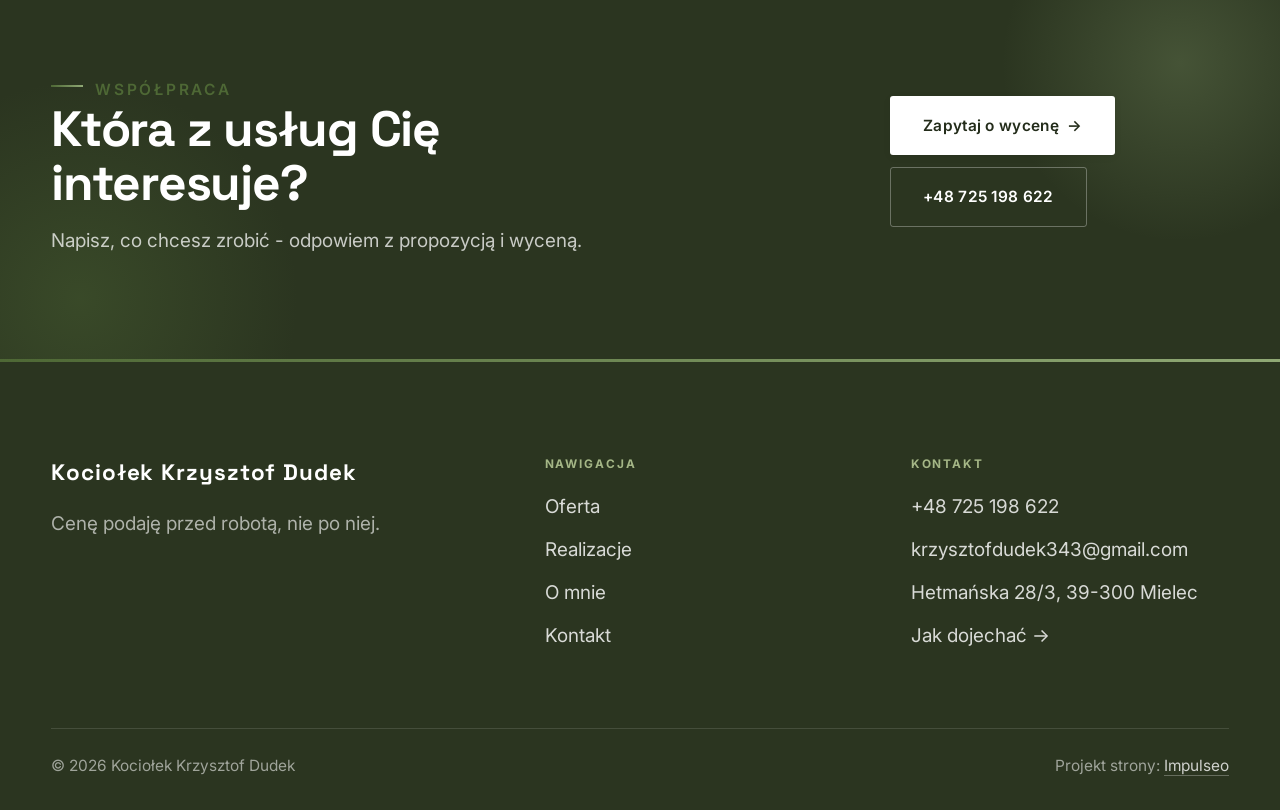
<file: oferta.html>
<!DOCTYPE html>
<html lang="pl">
<head>
<meta name="robots" content="noindex, nofollow">
<meta charset="UTF-8">
<meta name="viewport" content="width=device-width, initial-scale=1.0">
<title>Oferta - Kociołek Krzysztof Dudek</title>
<meta name="description" content="Hydraulik w Mielcu z dojazdem. Awarie, udrażnianie, instalacje wod-kan, wymiana kotłów. Cenę znasz przed robotą. Zadzwoń: +48 725 198 622.">
<link rel="preconnect" href="https://fonts.googleapis.com">
<link rel="preconnect" href="https://fonts.gstatic.com" crossorigin>
<link href="https://fonts.googleapis.com/css2?family=Space+Grotesk:wght@500;600;700&family=Inter:wght@400;500;600&display=swap" rel="stylesheet">
<meta name="theme-color" content="#2B3520">
<link rel="stylesheet" href="assets/styles.css">
</head>
<body>

<header class="nav">
  <div class="wrap nav-inner">
    <a class="brand" href="index.html"><span class="name">Kociołek Krzysztof Dudek</span><span class="sub">Mielec</span></a>
    <nav class="nav-links">
      <a href="oferta.html" class="active">Oferta</a>
      <a href="realizacje.html">Realizacje</a>
      <a href="o-nas.html">O mnie</a>
      <a href="kontakt.html">Kontakt</a>
      <a href="tel:+48725198622" class="btn btn-accent">Zadzwoń +48 725 198 622</a>
    </nav>
    <button class="nav-toggle" aria-label="Menu"><span></span><span></span><span></span></button>
  </div>
</header>

<section class="pagehead">
  <img src="img/g3.jpg" alt="Kociołek Krzysztof Dudek - Od kranu po kotłownię">
  <div class="wrap">
    <span class="eyebrow">Oferta</span>
    <h1>Od kranu po kotłownię</h1>
  </div>
</section>
<section>
  <div class="wrap">
    <div class="svc-row reveal">
      <div class="svc-row-art"><img src="img/g12.jpg" alt="Awarie i przecieki" loading="lazy"></div>
      <div>
        <span class="num">01</span>
        <h3>Awarie i przecieki</h3>
        <p class="muted">Woda leje się tam, gdzie nie powinna? Zakręć główny zawór i dzwoń. Przyjeżdżam z narzędziami i częściami na większość przypadków, znajduję przyczynę i naprawiam to, co faktycznie puściło - nie zaklejam objawów. Zanim wyjdę, sprawdzam, czy jest sucho. Dopiero wtedy koniec roboty.</p>
      </div>
    </div>
    <div class="svc-row rev reveal">
      <div class="svc-row-art"><img src="img/g13.jpg" alt="Udrażnianie rur i kanalizacji" loading="lazy"></div>
      <div>
        <span class="num">02</span>
        <h3>Udrażnianie rur i kanalizacji</h3>
        <p class="muted">Woda schodzi coraz wolniej albo cofa się w odpływie? Samo się nie odetka, a im dłużej czekasz, tym bliżej zalania. Udrażniam odpływy, piony i kanalizację - sprężyną albo ciśnieniem, zależnie od tego, co siedzi w rurze. Po robocie mówię, skąd wziął się zator i jak nie hodować następnego.</p>
      </div>
    </div>
    <div class="svc-row reveal">
      <div class="svc-row-art"><img src="img/g2.jpg" alt="Wymiana i montaż kotłów" loading="lazy"></div>
      <div>
        <span class="num">03</span>
        <h3>Wymiana i montaż kotłów</h3>
        <p class="muted">Stary kocioł bierze coraz więcej gazu albo wysiada w największy mróz? Wymieniam kotły na kondensacyjne i podłączam je tak, żeby odbiór przeszedł bez poprawek. Doradzę model, który ma sens przy Twoim metrażu - a nie ten, na którym najwięcej się zarabia.</p>
      </div>
    </div>
    <div class="svc-row rev reveal">
      <div class="svc-row-art"><img src="img/g10.jpg" alt="Instalacje wod-kan" loading="lazy"></div>
      <div>
        <span class="num">04</span>
        <h3>Instalacje wod-kan</h3>
        <p class="muted">Nowa instalacja to robota, której po skończeniu nie widać - i właśnie dlatego musi być zrobiona porządnie, zanim zniknie w ścianie. Ciśnieniową próbę szczelności robię przy Tobie, z manometrem, nie „na oko”. Poprawki po zalaniu zawsze kosztują więcej niż porządne podejścia.</p>
      </div>
    </div>
    <div class="svc-row reveal">
      <div class="svc-row-art"><img src="img/g14.jpg" alt="Montaż łazienek" loading="lazy"></div>
      <div>
        <span class="num">05</span>
        <h3>Montaż łazienek</h3>
        <p class="muted">Remont łazienki stanął na ostatniej prostej? Robię biały montaż od baterii po pralkę i sprawdzam każde połączenie, zanim zamknę za sobą drzwi. Stare wyposażenie zabieram od razu, chyba że chcesz je zatrzymać. Termin ustawiam tak, żeby nie blokować innych ekip.</p>
      </div>
    </div>
    <div class="svc-row rev reveal">
      <div class="svc-row-art"><img src="img/g11.jpg" alt="Centralne ogrzewanie i grzejniki" loading="lazy"></div>
      <div>
        <span class="num">06</span>
        <h3>Centralne ogrzewanie i grzejniki</h3>
        <p class="muted">Grzejniki grzeją nierówno, bulgoczą albo nie łapią temperatury? Płuczę i odpowietrzam instalacje, wymieniam grzejniki i głowice, ustawiam ogrzewanie tak, żeby grzało równo w całym domu, a nie głównie przy kotle. Różnicę czuć pierwszej zimy - i w pokojach, i na rachunku.</p>
      </div>
    </div>
  </div>
</section>
<section class="proces">
  <div class="wrap">
    <div class="head center reveal">
      <span class="eyebrow">Jak pracuję</span>
      <h2>Wiesz, na czym stoisz - na każdym etapie</h2>
      <p>Prosty, przewidywalny proces. Bez niespodzianek i bez naciągania.</p>
    </div>
    <ol class="proces-line">
      <li class="reveal"><span class="pno">01</span><h3>Dzwonisz</h3><p>Opisujesz, co się dzieje. Od razu mówię, czy to pilne, czy może poczekać - i czy to w ogóle robota dla mnie.</p></li>
      <li class="reveal"><span class="pno">02</span><h3>Znasz cenę</h3><p>Zanim wyjmę narzędzia, wiesz, ile zapłacisz. Jak w trakcie wyjdzie coś nowego, najpierw rozmawiamy - potem robię.</p></li>
      <li class="reveal"><span class="pno">03</span><h3>Robota</h3><p>Robię swoje i nie znikam w połowie na inną budowę. Zaczęte kończę.</p></li>
      <li class="reveal"><span class="pno">04</span><h3>Odbiór i gwarancja</h3><p>Na wykonaną robotę dostajesz gwarancję i jasny rachunek - jak coś nie gra, wracam i poprawiam.</p></li>
    </ol>
  </div>
</section>
<section class="cta">
  <div class="wrap">
    <div class="reveal">
      <span class="eyebrow">Współpraca</span>
      <h2>Która z usług Cię interesuje?</h2>
      <p>Napisz, co chcesz zrobić - odpowiem z propozycją i wyceną.</p>
    </div>
    <div class="cta-actions reveal">
      <a href="kontakt.html" class="btn btn-light">Zapytaj o wycenę <span class="arr">→</span></a>
      <a href="tel:+48725198622" class="btn btn-ghost" style="color:#fff;border-color:rgba(255,255,255,.3)">+48 725 198 622</a>
    </div>
  </div>
</section>

<footer>
  <div class="wrap">
    <div class="foot-grid">
      <div class="foot-brand">
        <div class="name">Kociołek Krzysztof Dudek</div>
        <p>Cenę podaję przed robotą, nie po niej.</p>
      </div>
      <div class="foot-col">
        <h4>Nawigacja</h4>
        <a href="oferta.html">Oferta</a>
        <a href="realizacje.html">Realizacje</a>
        <a href="o-nas.html">O mnie</a>
        <a href="kontakt.html">Kontakt</a>
      </div>
      <div class="foot-col">
        <h4>Kontakt</h4>
        <a href="tel:+48725198622">+48 725 198 622</a>
        <a href="mailto:krzysztofdudek343@gmail.com">krzysztofdudek343@gmail.com</a>
        <p>Hetmańska 28/3, 39-300 Mielec</p>
        <a href="https://www.google.com/maps?cid=2946657307690616751" target="_blank" rel="noopener">Jak dojechać →</a>
      </div>
    </div>
    <div class="foot-bot">
      <span>© 2026 Kociołek Krzysztof Dudek</span>
      <span>Projekt strony: <a class="foot-credit" href="https://impulseo.pl" target="_blank" rel="noopener">Impulseo</a></span>
    </div>
  </div>
</footer>
<div class="sticky-call"><a class="sc-call" href="tel:+48725198622"><svg class="ico-tel" width="16" height="16" viewBox="0 0 24 24" fill="none" aria-hidden="true"><path d="M6.6 10.8a15.5 15.5 0 0 0 6.6 6.6l2.2-2.2a1 1 0 0 1 1-.24 11.4 11.4 0 0 0 3.6.58 1 1 0 0 1 1 1V20a1 1 0 0 1-1 1A17 17 0 0 1 3 4a1 1 0 0 1 1-1h3.5a1 1 0 0 1 1 1c0 1.25.2 2.46.58 3.6a1 1 0 0 1-.25 1l-2.23 2.2Z" fill="currentColor"/></svg> Zadzwoń</a><a class="sc-quote" href="kontakt.html">Bezpłatna wycena</a></div>

<script src="assets/main.js"></script>
</body>
</html>
</file>
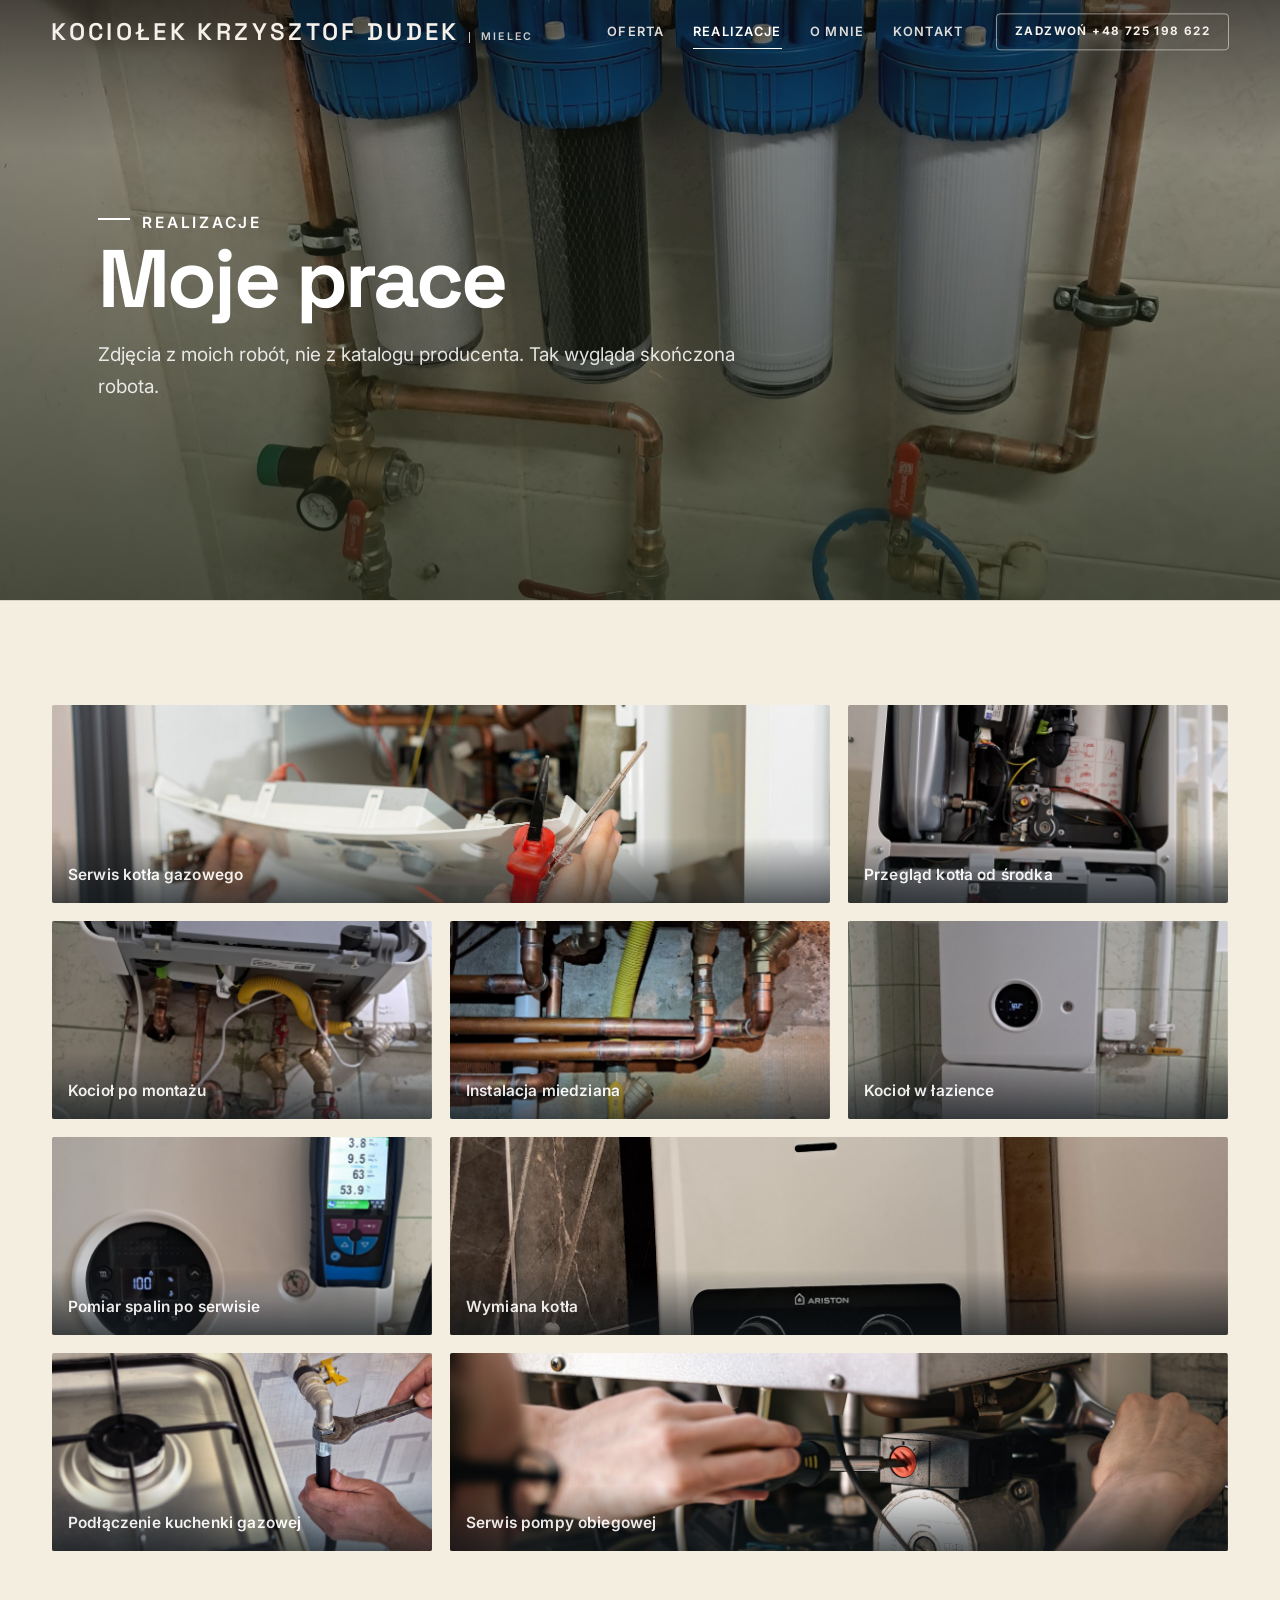
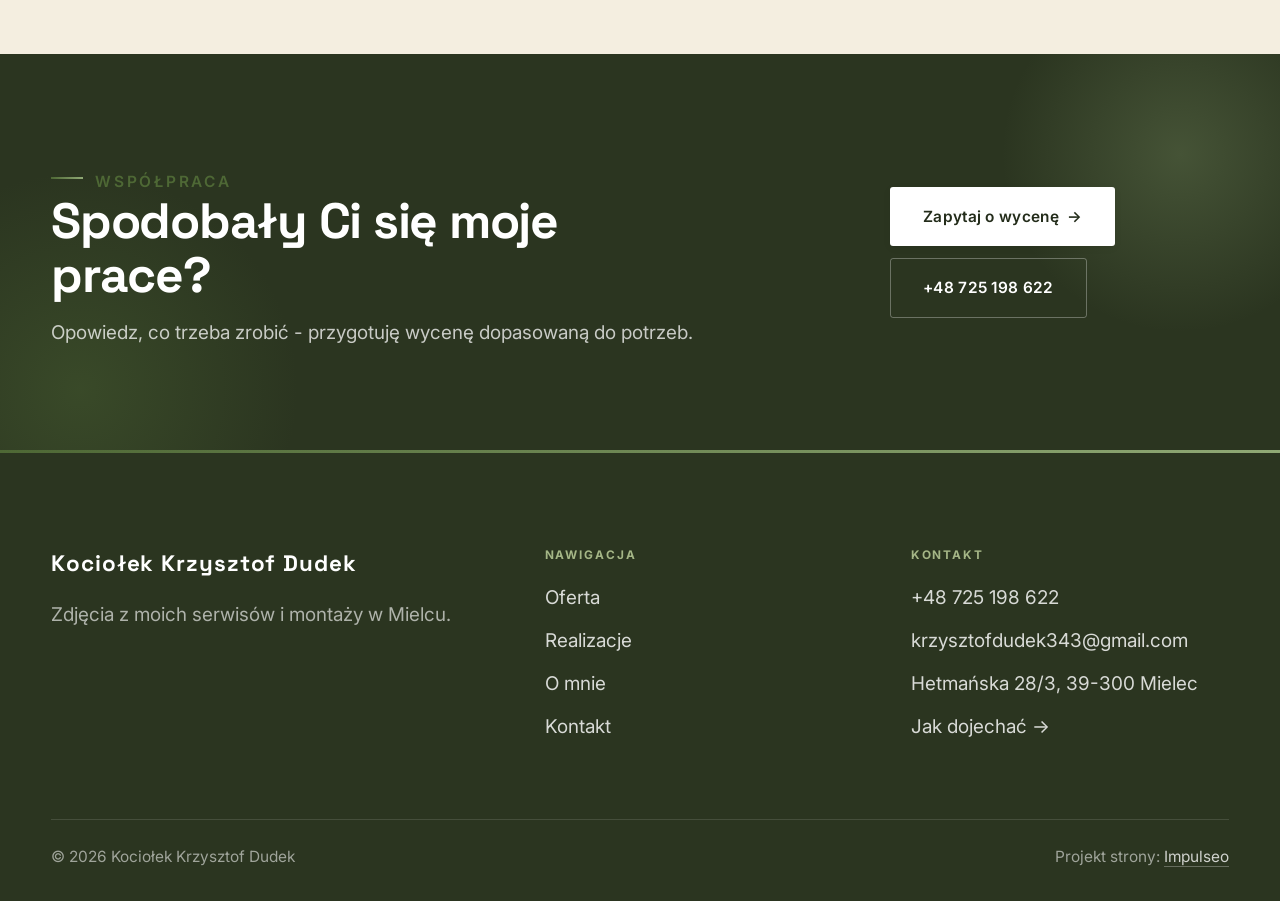
<file: realizacje.html>
<!DOCTYPE html>
<html lang="pl">
<head>
<meta name="robots" content="noindex, nofollow">
<meta charset="UTF-8">
<meta name="viewport" content="width=device-width, initial-scale=1.0">
<title>Realizacje - Kociołek Krzysztof Dudek</title>
<meta name="description" content="Realizacje Kociołek Krzysztof Dudek: Instalacja wod-kan, Łazienka po montażu, Kotłownia, Wymiana grzejnika, Udrażnianie kanalizacji">
<link rel="preconnect" href="https://fonts.googleapis.com">
<link rel="preconnect" href="https://fonts.gstatic.com" crossorigin>
<link href="https://fonts.googleapis.com/css2?family=Space+Grotesk:wght@500;600;700&family=Inter:wght@400;500;600&display=swap" rel="stylesheet">
<meta name="theme-color" content="#2B3520">
<link rel="stylesheet" href="assets/styles.css">
</head>
<body>

<header class="nav">
  <div class="wrap nav-inner">
    <a class="brand" href="index.html"><span class="name">Kociołek Krzysztof Dudek</span><span class="sub">Mielec</span></a>
    <nav class="nav-links">
      <a href="oferta.html">Oferta</a>
      <a href="realizacje.html" class="active">Realizacje</a>
      <a href="o-nas.html">O mnie</a>
      <a href="kontakt.html">Kontakt</a>
      <a href="tel:+48725198622" class="btn btn-accent">Zadzwoń +48 725 198 622</a>
    </nav>
    <button class="nav-toggle" aria-label="Menu"><span></span><span></span><span></span></button>
  </div>
</header>

<section class="pagehead">
  <img src="img/g9.jpg" alt="Filtry wody"><div class="cap">Filtry wody</div>
  <div class="wrap">
    <span class="eyebrow">Realizacje</span>
    <h1>Moje prace</h1>
    <p>Zdjęcia z moich robót, nie z katalogu producenta. Tak wygląda skończona robota.</p>
  </div>
</section>
<section>
  <div class="wrap">
    <div class="gallery">
      <div class="tile t-two3 reveal"><img src="img/g1.jpg" alt="Serwis kotła gazowego" loading="lazy"><div class="cap">Serwis kotła gazowego</div></div>
      <div class="tile t-third reveal"><img src="img/g2.jpg" alt="Przegląd kotła od środka" loading="lazy"><div class="cap">Przegląd kotła od środka</div></div>
      <div class="tile t-third reveal"><img src="img/g3.jpg" alt="Kocioł po montażu" loading="lazy"><div class="cap">Kocioł po montażu</div></div>
      <div class="tile t-third reveal"><img src="img/g4.jpg" alt="Instalacja miedziana" loading="lazy"><div class="cap">Instalacja miedziana</div></div>
      <div class="tile t-third reveal"><img src="img/g5.jpg" alt="Kocioł w łazience" loading="lazy"><div class="cap">Kocioł w łazience</div></div>
      <div class="tile t-third reveal"><img src="img/g6.jpg" alt="Pomiar spalin po serwisie" loading="lazy"><div class="cap">Pomiar spalin po serwisie</div></div>
      <div class="tile t-two3 reveal"><img src="img/g7.jpg" alt="Wymiana kotła" loading="lazy"><div class="cap">Wymiana kotła</div></div>
      <div class="tile t-third reveal"><img src="img/g8.jpg" alt="Podłączenie kuchenki gazowej" loading="lazy"><div class="cap">Podłączenie kuchenki gazowej</div></div>
      <div class="tile t-two3 reveal"><img src="img/about.jpg" alt="Serwis pompy obiegowej" loading="lazy"><div class="cap">Serwis pompy obiegowej</div></div>
    </div>
  </div>
</section>
<section class="cta">
  <div class="wrap">
    <div class="reveal">
      <span class="eyebrow">Współpraca</span>
      <h2>Spodobały Ci się moje prace?</h2>
      <p>Opowiedz, co trzeba zrobić - przygotuję wycenę dopasowaną do potrzeb.</p>
    </div>
    <div class="cta-actions reveal">
      <a href="kontakt.html" class="btn btn-light">Zapytaj o wycenę <span class="arr">→</span></a>
      <a href="tel:+48725198622" class="btn btn-ghost" style="color:#fff;border-color:rgba(255,255,255,.3)">+48 725 198 622</a>
    </div>
  </div>
</section>

<footer>
  <div class="wrap">
    <div class="foot-grid">
      <div class="foot-brand">
        <div class="name">Kociołek Krzysztof Dudek</div>
        <p>Zdjęcia z moich serwisów i montaży w Mielcu.</p>
      </div>
      <div class="foot-col">
        <h4>Nawigacja</h4>
        <a href="oferta.html">Oferta</a>
        <a href="realizacje.html">Realizacje</a>
        <a href="o-nas.html">O mnie</a>
        <a href="kontakt.html">Kontakt</a>
      </div>
      <div class="foot-col">
        <h4>Kontakt</h4>
        <a href="tel:+48725198622">+48 725 198 622</a>
        <a href="mailto:krzysztofdudek343@gmail.com">krzysztofdudek343@gmail.com</a>
        <p>Hetmańska 28/3, 39-300 Mielec</p>
        <a href="https://www.google.com/maps?cid=2946657307690616751" target="_blank" rel="noopener">Jak dojechać →</a>
      </div>
    </div>
    <div class="foot-bot">
      <span>© 2026 Kociołek Krzysztof Dudek</span>
      <span>Projekt strony: <a class="foot-credit" href="https://impulseo.pl" target="_blank" rel="noopener">Impulseo</a></span>
    </div>
  </div>
</footer>
<div class="sticky-call"><a class="sc-call" href="tel:+48725198622"><svg class="ico-tel" width="16" height="16" viewBox="0 0 24 24" fill="none" aria-hidden="true"><path d="M6.6 10.8a15.5 15.5 0 0 0 6.6 6.6l2.2-2.2a1 1 0 0 1 1-.24 11.4 11.4 0 0 0 3.6.58 1 1 0 0 1 1 1V20a1 1 0 0 1-1 1A17 17 0 0 1 3 4a1 1 0 0 1 1-1h3.5a1 1 0 0 1 1 1c0 1.25.2 2.46.58 3.6a1 1 0 0 1-.25 1l-2.23 2.2Z" fill="currentColor"/></svg> Zadzwoń</a><a class="sc-quote" href="kontakt.html">Bezpłatna wycena</a></div>

<script src="assets/main.js"></script>
</body>
</html>
</file>
<file: assets/styles.css>
/* ============================================================
   STOLBASZ — premium, architektoniczny B2B fit-out
   Jasna paleta, zero brązu. System wg premium-web-craft.
   Projekt strony: Impulseo (impulseo.pl)
   ============================================================ */

:root{
  /* PALETA — beż + zieleń Tikkurila (29.07.2026) */
  --paper:#F4EEE0;          /* główne tło — beż */
  --paper-2:#EBE2CF;        /* sekcje alternatywne — beż ciemniejszy */
  --paper-3:#E1D6BF;        /* delikatne wypełnienia — piaskowy */
  --ink:#232C1A;            /* tekst główny — głęboka zieleń butelkowa */
  --ink-soft:#38472B;       /* nagłówki drugorzędne */
  --muted:#636B51;          /* tekst poboczny — zgaszona oliwka */
  --line:rgba(35,44,26,.14);/* hairline */
  --accent:#4E6835;         /* zieleń K384 Parrot przyciemniona — akcent główny (czytelny tekst) */
  --accent-d:#3C5227;
  --accent-soft:rgba(78,104,53,.10);
  --accent-2:#90A975;       /* K384 Parrot w oryginale — grafika i ciemne tła */
  --accent-2-d:#5E7640;     /* Parrot ciemny — jako znak graficzny na jasnym */
  --accent-3:#BACD98;       /* J383 Tinkerbell — jasna zieleń na ciemnych sekcjach */
  --dark:#2B3520;           /* sekcje ciemne (stopka/CTA/opinie) — leśna zieleń */

  /* ODSTĘPY — skala 4/8 */
  --space-1:4px; --space-2:8px; --space-3:12px; --space-4:16px; --space-5:24px;
  --space-6:32px; --space-7:48px; --space-8:64px; --space-9:96px; --space-10:128px;

  /* TYPOGRAFIA — fluid clamp() (skala podbita 16.07.2026: większe, czytelniejsze litery — uwaga Adama) */
  --text-sm:clamp(.9rem,.87rem + .12vw,1rem);
  --text-base:clamp(1.08rem,1.04rem + .18vw,1.2rem);
  --text-lg:clamp(1.24rem,1.15rem + .34vw,1.44rem);
  --text-h3:clamp(1.34rem,1.22rem + .55vw,1.66rem);
  --text-h2:clamp(2.1rem,1.66rem + 2.1vw,3.1rem);
  --text-h1:clamp(2.9rem,2.1rem + 4vw,5.1rem);

  /* PROMIENIE — architektoniczne, raczej ostre */
  --r-sm:3px; --r-md:6px; --r-lg:10px;

  /* RUCH */
  --ease:cubic-bezier(.25,.46,.45,.94); --dur:.24s;

  /* CIENIE — miękkie, warstwowe */
  --sh-sm:0 1px 2px rgba(16,24,32,.04), 0 2px 8px rgba(16,24,32,.05);
  --sh-md:0 2px 6px rgba(16,24,32,.05), 0 12px 28px -8px rgba(16,24,32,.12);
  --sh-lg:0 6px 14px rgba(16,24,32,.07), 0 26px 56px -18px rgba(16,24,32,.22);

  --hairline:1px solid var(--line);

  --font-display:'Space Grotesk','Inter',sans-serif;
  --font-body:'Inter',sans-serif;
}

*{box-sizing:border-box;margin:0;padding:0}
html{scroll-behavior:smooth}
body{
  font-family:var(--font-body);
  font-size:var(--text-base);
  line-height:1.65;
  color:var(--ink);
  background:var(--paper);
  -webkit-font-smoothing:antialiased;
  text-rendering:optimizeLegibility;
}
img{max-width:100%;display:block}
a{color:inherit;text-decoration:none}

.wrap{width:min(92%,1180px);margin-inline:auto}
section{padding-block:clamp(52px,6.5vw,96px)}

h1,h2,h3{font-family:var(--font-display);font-weight:700;line-height:1.08;letter-spacing:-.02em;color:var(--ink)}
h1{font-size:var(--text-h1);letter-spacing:-.035em}
h2{font-size:var(--text-h2);letter-spacing:-.025em}
h3{font-size:var(--text-h3)}
p{max-width:65ch}

.eyebrow{
  font-family:var(--font-body);
  font-size:var(--text-sm);
  font-weight:600;
  letter-spacing:.18em;
  text-transform:uppercase;
  color:var(--accent);
  display:inline-flex;align-items:center;gap:var(--space-3);
}
/* flex:none + margin-top = kreska trzyma się PIERWSZEJ linii. Wcześniej align-items:center
   centrowało ją względem całego bloku i przy zawinięciu (długi kicker typu
   „…WNĘTRZ · LESZNO · OD 2019") druga linia lądowała z brzydkim wcięciem. */
.eyebrow{align-items:flex-start}
.eyebrow>*,.eyebrow{text-wrap:balance}   /* dlugi kicker lamal sie na sierote typu samo „2019" w drugiej linii */
.eyebrow::before{content:"";width:28px;height:1px;background:var(--accent);display:inline-block;flex:none;margin-top:.62em}

.muted{color:var(--muted)}
.lead{font-size:var(--text-lg);line-height:1.55;color:var(--ink-soft);max-width:50ch}

/* ---------- BUTTONS ---------- */
.btn{
  display:inline-flex;align-items:center;gap:var(--space-2);
  font-weight:600;font-size:var(--text-sm);letter-spacing:.02em;
  padding:var(--space-4) var(--space-6);
  border-radius:var(--r-sm);
  transition:transform var(--dur) var(--ease),box-shadow var(--dur) var(--ease),background var(--dur) var(--ease);
  cursor:pointer;border:1px solid transparent;
}
.btn-accent{background:var(--accent);color:#fff;box-shadow:var(--sh-sm)}
.btn-accent:hover{background:var(--accent-d);transform:translateY(-2px);box-shadow:var(--sh-md)}
.btn-accent:active{transform:translateY(0);box-shadow:var(--sh-sm)}
.btn-ghost{background:transparent;color:var(--ink);border-color:var(--line)}
.btn-ghost:hover{border-color:var(--accent);color:var(--accent);transform:translateY(-2px)}
.btn-light{background:#fff;color:var(--ink);box-shadow:var(--sh-sm)}
.btn-light:hover{transform:translateY(-2px);box-shadow:var(--sh-md)}
.btn .arr{transition:transform var(--dur) var(--ease)}
.btn:hover .arr{transform:translateX(4px)}

/* ---------- NAV ---------- */
.nav{
  position:sticky;top:0;z-index:50;
  background:color-mix(in srgb,var(--paper) 88%,transparent);
  backdrop-filter:saturate(140%) blur(10px);
  border-bottom:var(--hairline);
}
.nav-inner{display:flex;align-items:center;justify-content:space-between;height:72px}
.brand{display:flex;flex-direction:column;line-height:1}
.brand .name{font-family:var(--font-display);font-weight:800;font-size:1.35rem;letter-spacing:.04em}
.brand .sub{font-size:.62rem;letter-spacing:.34em;text-transform:uppercase;color:var(--muted);margin-top:5px}
.nav-links{display:flex;align-items:center;gap:var(--space-6)}
.nav-links a{font-size:var(--text-sm);font-weight:500;color:var(--ink-soft);position:relative;padding-block:4px;transition:color var(--dur) var(--ease)}
.nav-links a::after{content:"";position:absolute;left:0;bottom:0;width:0;height:1.5px;background:var(--accent);transition:width var(--dur) var(--ease)}
.nav-links a:hover,.nav-links a.active{color:var(--ink)}
.nav-links a:hover::after,.nav-links a.active::after{width:100%}
.nav-links .btn{padding:var(--space-2) var(--space-5)}
/* przyciski w nav: właściwy kolor (przebij .nav-links a) + bez podkreślenia */
.nav-links a.btn-accent{color:#fff}
.nav-links a.btn-ghost,.nav-links a.btn-light{color:var(--ink)}
.nav-links a.btn::after{display:none}
.nav-toggle{display:none;background:none;border:none;cursor:pointer;flex-direction:column;gap:5px;padding:8px}
.nav-toggle span{width:24px;height:2px;background:var(--ink);transition:var(--dur)}

/* ---------- HERO (split) ---------- */
.hero{position:relative;overflow:hidden;border-bottom:var(--hairline)}
.hero-grid{display:grid;grid-template-columns:1.05fr .95fr;gap:clamp(24px,4vw,60px);align-items:center;
  padding-block:clamp(36px,4.5vw,64px)}
.hero-copy .eyebrow{margin-bottom:var(--space-5)}
.hero-copy h1{margin-bottom:var(--space-5)}
.hero-copy .lead{margin-bottom:var(--space-7)}
.hero-actions{display:flex;flex-wrap:wrap;gap:var(--space-4)}
.hero-art{position:relative;aspect-ratio:4/3;border-radius:var(--r-lg);overflow:hidden;box-shadow:var(--sh-lg)}
.hero-art img{width:100%;height:100%;object-fit:cover}
.hero-art::after{content:"";position:absolute;inset:0;background:linear-gradient(180deg,transparent 55%,rgba(18,24,28,.28))}
.hero-badge{position:absolute;left:var(--space-5);bottom:var(--space-5);z-index:2;
  background:rgba(252,252,251,.94);backdrop-filter:blur(4px);
  border-radius:var(--r-md);padding:var(--space-4) var(--space-5);box-shadow:var(--sh-md);max-width:78%}
.hero-badge strong{display:block;font-family:var(--font-display);font-size:1rem;letter-spacing:-.01em}
.hero-badge span{font-size:var(--text-sm);color:var(--muted)}

/* ---------- HERO duży / kinowy (strona główna) ---------- */
.hero-cine{position:relative;min-height:clamp(560px,82vh,840px);min-height:clamp(560px,82svh,840px);display:flex;align-items:center;overflow:hidden;border-bottom:var(--hairline)}
.hero-cine>img{position:absolute;inset:0;width:100%;height:100%;object-fit:cover;z-index:0}
.hero-cine::after{content:"";position:absolute;inset:0;z-index:1;
  background:linear-gradient(95deg,rgba(13,18,23,.86) 0%,rgba(13,18,23,.64) 32%,rgba(13,18,23,.24) 62%,rgba(13,18,23,.04) 100%)}
.hero-cine .wrap{position:relative;z-index:2;padding-block:var(--space-8)}
.hero-cine .hero-copy{max-width:660px}
.hero-cine .eyebrow{color:#fff;margin-bottom:var(--space-5)}
.hero-cine .eyebrow::before{background:#fff}
.hero-cine h1{color:#fff;margin-bottom:var(--space-5);font-size:clamp(2.9rem,2rem + 4.4vw,5.2rem);text-wrap:balance}
.hero-cine .lead{color:rgba(255,255,255,.92);max-width:48ch;margin-bottom:var(--space-7)}
.hero-cine .hero-actions{display:flex;flex-wrap:wrap;gap:var(--space-4)}
/* NISKIE OKNO (laptop z dokiem i paskami przeglądarki ma ~700-780 px wysokości widoku):
   H1 do 5.2rem + długi lead nie mieściły się i przyciski wypadały POD krawędź ekranu -
   klient widział stronę bez ani jednego CTA. Skalujemy w dół, zamiast przycinać treść. */
@media(min-width:821px) and (max-height:820px){
  .hero-cine{min-height:clamp(520px,94svh,780px)}
  .hero-cine .wrap{padding-block:var(--space-6)}
  .hero-cine h1{font-size:clamp(2.2rem,1.5rem + 2.6vw,3.6rem);margin-bottom:var(--space-4)}
  .hero-cine .eyebrow{margin-bottom:var(--space-4)}
  .hero-cine .lead{margin-bottom:var(--space-5);max-width:44ch}
}
@media(max-width:680px){
  .hero-cine{min-height:clamp(520px,76vh,640px);min-height:clamp(520px,76svh,640px);align-items:flex-end}
  .hero-cine::after{background:linear-gradient(0deg,rgba(13,18,23,.9) 6%,rgba(13,18,23,.45) 55%,rgba(13,18,23,.25) 100%)}
  .hero-cine .wrap{padding-bottom:var(--space-9)}
  /* TELEFON (~90% oglądających): lead potrafił zająć 8 linii i zepchnąć CTA poza pierwszy ekran.
     Zwężamy interlinię i skalę - treści nie ucinamy, bo to ona sprzedaje. */
  .hero-cine .lead{font-size:.98rem;line-height:1.5;margin-bottom:var(--space-5)}
  .hero-cine .eyebrow{font-size:.72rem;letter-spacing:.13em;margin-bottom:var(--space-4)}
  .hero-cine .eyebrow::before{width:20px}
  .hero-cine h1{margin-bottom:var(--space-4)}
}

/* full-bleed hero variant (podstrony) */
.pagehead{position:relative;min-height:46vh;min-height:46svh;display:flex;align-items:flex-end;overflow:hidden;border-bottom:var(--hairline)}
.pagehead img{position:absolute;inset:0;width:100%;height:100%;object-fit:cover}
.pagehead::after{content:"";position:absolute;inset:0;background:linear-gradient(180deg,rgba(18,24,28,.25),rgba(18,24,28,.62))}
.pagehead .wrap{position:relative;z-index:2;padding-block:var(--space-9);color:#fff}
.pagehead h1{color:#fff;max-width:18ch}
.pagehead .eyebrow{color:#fff}
.pagehead .eyebrow::before{background:#fff}
.pagehead p{color:rgba(255,255,255,.86);margin-top:var(--space-4);max-width:54ch}

/* ---------- STRIP (pasek skrótów / liczby) ---------- */
.strip{background:var(--dark);color:#fff}
.strip .wrap{display:grid;grid-template-columns:repeat(4,1fr);gap:var(--space-6);padding-block:var(--space-8)}
.strip .item .k{font-family:var(--font-display);font-size:clamp(1.6rem,1.2rem + 1.4vw,2.4rem);font-weight:800;letter-spacing:-.02em;color:#fff}
.strip .item .v{font-size:var(--text-sm);color:rgba(255,255,255,.66);margin-top:var(--space-2);line-height:1.45}
.strip .item{border-left:2px solid var(--accent);padding-left:var(--space-5)}

/* ---------- SECTION HEAD ---------- */
.head{max-width:48rem;margin-bottom:var(--space-8)}
.head.center{margin-inline:auto;text-align:center}
.head .eyebrow{margin-bottom:var(--space-4)}
.head h2{margin-bottom:var(--space-4)}
.head p{color:var(--muted);font-size:var(--text-lg);line-height:1.55}
.head.center p{margin-inline:auto}

/* ---------- INTRO SPLIT ---------- */
.split{display:grid;grid-template-columns:.92fr 1.08fr;gap:clamp(28px,5vw,80px);align-items:center}
.split.rev{grid-template-columns:1.08fr .92fr}
.split.rev .split-art{order:-1}
.split-art{position:relative;aspect-ratio:5/4;border-radius:var(--r-lg);overflow:hidden;box-shadow:var(--sh-lg)}
.split-art img{width:100%;height:100%;object-fit:cover}
.split-copy h2{margin-bottom:var(--space-5)}
.split-copy p+p{margin-top:var(--space-4)}
.split-copy .btn{margin-top:var(--space-6)}

/* ---------- SERVICES (zakres) ---------- */
.svc-grid{display:grid;grid-template-columns:repeat(auto-fit,minmax(280px,1fr));gap:var(--space-5)}
.svc{background:#fff;border:var(--hairline);border-radius:var(--r-md);padding:var(--space-7) var(--space-6);
  transition:transform var(--dur) var(--ease),box-shadow var(--dur) var(--ease),border-color var(--dur) var(--ease);
  position:relative;overflow:hidden}
.svc::before{content:"";position:absolute;left:0;top:0;width:3px;height:0;background:var(--accent);transition:height var(--dur) var(--ease)}
.svc:hover{transform:translateY(-4px);box-shadow:var(--sh-md);border-color:transparent}
.svc:hover::before{height:100%}
.svc .ic{font-family:var(--font-display);font-size:.8rem;font-weight:700;letter-spacing:.12em;color:var(--accent);margin-bottom:var(--space-4)}
.svc h3{margin-bottom:var(--space-3);font-size:1.22rem}
.svc p{color:var(--muted);font-size:var(--text-base);line-height:1.6}

/* big detailed service rows */
.svc-row{display:grid;grid-template-columns:.8fr 1.2fr;gap:clamp(20px,4vw,60px);align-items:center;padding-block:var(--space-8)}
.svc-row+.svc-row{border-top:var(--hairline)}
.svc-row.rev{grid-template-columns:1.2fr .8fr}
.svc-row.rev .svc-row-art{order:-1}
.svc-row-art{aspect-ratio:4/3;border-radius:var(--r-md);overflow:hidden;box-shadow:var(--sh-md)}
.svc-row-art img{width:100%;height:100%;object-fit:cover}
.svc-row h3{font-size:1.5rem;margin-bottom:var(--space-4)}
.svc-row .num{font-family:var(--font-display);font-size:.85rem;font-weight:700;letter-spacing:.14em;color:var(--accent);display:block;margin-bottom:var(--space-3)}
.svc-row ul{list-style:none;margin-top:var(--space-4);display:flex;flex-direction:column;gap:var(--space-2)}
.svc-row li{position:relative;padding-left:var(--space-5);color:var(--muted);font-size:var(--text-base)}
.svc-row li::before{content:"";position:absolute;left:0;top:.62em;width:8px;height:1px;background:var(--accent)}

/* ---------- GALLERY (realizacje) ---------- */
.gallery{display:grid;grid-template-columns:repeat(12,1fr);gap:var(--space-4);grid-auto-rows:200px}
/* GALERIA MASONRY — pionowe zdjęcia (portrety beauty/wellness) bez przycinania: kolumny, height auto */
.gallery-masonry{column-count:3;column-gap:var(--space-4)}
@media(max-width:900px){.gallery-masonry{column-count:2}}
@media(max-width:560px){.gallery-masonry{column-count:1}}
.gallery-masonry .m-tile{break-inside:avoid;margin:0 0 var(--space-4);padding:0;position:relative;overflow:hidden;border-radius:var(--r-md);border:1px solid var(--line)}
.gallery-masonry .m-tile img{width:100%;height:auto;display:block}
.gallery-masonry .m-tile .cap{position:absolute;left:0;right:0;bottom:0;padding:var(--space-4);color:#fff;background:linear-gradient(0deg,rgba(0,0,0,.55),transparent);font-size:var(--text-sm)}
.gallery-masonry .m-tile .cap small{display:block;font-weight:400;opacity:.78;letter-spacing:.04em;text-transform:uppercase;font-size:.66rem;margin-top:3px}
.tile{position:relative;overflow:hidden;border-radius:var(--r-md);box-shadow:var(--sh-sm);
  transition:transform var(--dur) var(--ease),box-shadow var(--dur) var(--ease)}
.tile img{width:100%;height:100%;object-fit:cover;transition:transform .6s var(--ease)}
.tile:hover{box-shadow:var(--sh-md)}
.tile:hover img{transform:scale(1.05)}
.tile .cap{position:absolute;left:0;right:0;bottom:0;padding:var(--space-5) var(--space-4) var(--space-4);
  background:linear-gradient(transparent,rgba(18,24,28,.78));color:#fff;
  font-size:var(--text-sm);font-weight:600;letter-spacing:.01em;
  opacity:0;transform:translateY(8px);transition:var(--dur) var(--ease)}
.tile:hover .cap{opacity:1;transform:translateY(0)}
.tile .cap small{display:block;font-weight:400;opacity:.78;letter-spacing:.04em;text-transform:uppercase;font-size:.66rem;margin-top:3px}
/* bento spans */
.t-wide{grid-column:span 6}
.t-tall{grid-column:span 6;grid-row:span 2}
.t-std{grid-column:span 6}
.t-third{grid-column:span 4}
.t-two3{grid-column:span 8}

/* ---------- TRUST / WIARYGODNOŚĆ ---------- */
.trust{background:var(--paper-2)}
.trust-grid{display:grid;grid-template-columns:repeat(auto-fit,minmax(240px,1fr));gap:var(--space-5);margin-top:var(--space-7)}
.trust-card{background:#fff;border-radius:var(--r-md);padding:var(--space-7) var(--space-6);box-shadow:var(--sh-sm);border-top:3px solid var(--accent)}
.trust-card .big{font-family:var(--font-display);font-size:clamp(1.8rem,1.3rem + 1.6vw,2.6rem);font-weight:800;letter-spacing:-.02em;color:var(--ink);line-height:1}
.trust-card h3{font-size:1.12rem;margin:var(--space-3) 0 var(--space-2)}
.trust-card p{color:var(--muted);font-size:var(--text-base);line-height:1.55}

/* ---------- CTA band ---------- */
.cta{background:var(--dark);color:#fff;position:relative;overflow:hidden}
.cta .wrap{display:grid;grid-template-columns:1.4fr .6fr;gap:var(--space-7);align-items:center;position:relative;z-index:2}
.cta h2{color:#fff;max-width:20ch}
.cta p{color:rgba(255,255,255,.74);margin-top:var(--space-4)}
.cta-actions{display:flex;flex-direction:column;gap:var(--space-3);align-items:flex-start}
.cta::before{content:"";position:absolute;right:-80px;top:-80px;width:360px;height:360px;border-radius:50%;
  background:radial-gradient(circle,var(--accent-soft),transparent 70%)}

/* ---------- CONTACT ---------- */
.contact-grid{display:grid;grid-template-columns:.85fr 1.15fr;gap:clamp(28px,4vw,56px);align-items:start}
.info-list{display:flex;flex-direction:column;gap:var(--space-2)}
.info-row{display:flex;gap:var(--space-4);align-items:flex-start;padding-block:var(--space-4);border-bottom:var(--hairline)}
.info-row .ic{flex:none;width:42px;height:42px;display:grid;place-items:center;border-radius:50%;
  background:var(--accent-soft);color:var(--accent);font-size:1.05rem}
.info-row .lbl{font-size:.72rem;letter-spacing:.14em;text-transform:uppercase;color:var(--muted)}
.info-row .val{font-weight:600;font-size:var(--text-base);margin-top:2px}
.info-row a.val:hover{color:var(--accent)}
.map{border:none;border-radius:var(--r-lg);box-shadow:var(--sh-md);width:100%;height:100%;min-height:380px;filter:grayscale(.2) contrast(1.02)}
.form{background:#fff;border:var(--hairline);border-radius:var(--r-lg);padding:clamp(24px,3vw,40px);box-shadow:var(--sh-sm)}
.form .fld{margin-bottom:var(--space-5)}
.form label{display:block;font-size:var(--text-sm);font-weight:600;margin-bottom:var(--space-2)}
.form input,.form textarea{width:100%;font-family:inherit;font-size:var(--text-base);color:var(--ink);
  padding:var(--space-4);border:var(--hairline);border-radius:var(--r-sm);background:var(--paper);transition:border-color var(--dur)}
.form input:focus,.form textarea:focus{outline:none;border-color:var(--accent);background:#fff}
.form textarea{resize:vertical;min-height:120px}
.form .note{font-size:var(--text-sm);color:var(--muted);margin-top:var(--space-3)}

/* ---------- FOOTER ---------- */
footer{background:var(--dark);color:#fff;padding-block:var(--space-9) var(--space-6)}
.foot-grid{display:grid;grid-template-columns:1.4fr 1fr 1fr;gap:var(--space-7);margin-bottom:var(--space-8)}
.foot-brand .name{font-family:var(--font-display);font-weight:800;font-size:1.4rem;letter-spacing:.04em}
.foot-brand p{color:rgba(255,255,255,.62);margin-top:var(--space-4);font-size:var(--text-base);max-width:38ch}
.foot-col h4{font-size:.74rem;letter-spacing:.16em;text-transform:uppercase;color:rgba(255,255,255,.5);margin-bottom:var(--space-4)}
.foot-col a,.foot-col p{display:block;color:rgba(255,255,255,.82);font-size:var(--text-base);margin-bottom:var(--space-3)}
.foot-col a:hover{color:#fff}
.foot-bot{border-top:1px solid rgba(255,255,255,.12);padding-top:var(--space-5);display:flex;justify-content:space-between;flex-wrap:wrap;gap:var(--space-3);
  font-size:var(--text-sm);color:rgba(255,255,255,.55)}
.foot-bot a:hover{color:#fff}

/* ---------- REVEAL ---------- */
.reveal{opacity:0;transform:translateY(22px);transition:opacity .6s var(--ease),transform .6s var(--ease)}
.reveal.in{opacity:1;transform:none}

/* ---------- RESPONSIVE ---------- */
@media(max-width:920px){
  .hero-grid,.split,.split.rev,.svc-row,.svc-row.rev,.cta .wrap,.contact-grid,.foot-grid{grid-template-columns:1fr}
  .split.rev .split-art,.svc-row.rev .svc-row-art{order:0}
  .hero-art{aspect-ratio:16/10;max-height:420px}
  .strip .wrap{grid-template-columns:repeat(2,1fr);gap:var(--space-7)}
  .gallery{grid-auto-rows:180px}
  .t-wide,.t-tall,.t-std,.t-third,.t-two3{grid-column:span 6}
  .t-tall{grid-row:span 1}
  .cta-actions{flex-direction:row;flex-wrap:wrap}
  .foot-grid{gap:var(--space-6)}
}
@media(max-width:680px){
  .nav-links{position:fixed;inset:72px 0 auto 0;background:var(--paper);flex-direction:column;align-items:stretch;
    gap:0;padding:var(--space-4) 6%;border-bottom:var(--hairline);box-shadow:var(--sh-md);
    transform:translateY(-120%);transition:transform var(--dur) var(--ease)}
  .nav-links.open{transform:translateY(0)}
  .nav-links a{padding-block:var(--space-4);border-bottom:var(--hairline)}
  .nav-links .btn{margin-top:var(--space-3);justify-content:center}
  .nav-toggle{display:flex}
  .strip .wrap{grid-template-columns:1fr}
  .gallery{grid-template-columns:repeat(6,1fr)}
  .foot-grid{grid-template-columns:1fr}
}
@media(prefers-reduced-motion:reduce){
  *{animation-duration:.01ms!important;transition:none!important}
  .reveal{opacity:1!important;transform:none!important}
  html{scroll-behavior:auto}
}

/* ============================================================
   PREMIUM LAYER — destylat deep-researchu branż (anty-AI, spokój).
   Zmienne STOLBASZ (--accent/--ink/--paper/--line/--dark). Ruch ledwo
   zauważalny, krzywa cubic-bezier(.16,.84,.44,1); prefers-reduced-motion
   pokryte blanketem wyżej. Karty hairline zamiast cieni = #1 sygnał „nie-AI".
   ============================================================ */

/* więcej oddechu między sekcjami (liderzy: 110-130px) */
section{padding-block:clamp(64px,8vw,128px)}

/* 1) Aksamitny reveal — dłuższa, miękka krzywa zamiast „skoku" */
.reveal{transition:opacity .9s cubic-bezier(.16,.84,.44,1),transform .9s cubic-bezier(.16,.84,.44,1);will-change:opacity,transform}
/* stagger TYLKO w galerii (tam pozycja = porządek dzieci) */
.gallery .reveal:nth-child(2){transition-delay:.07s}
.gallery .reveal:nth-child(3){transition-delay:.14s}
.gallery .reveal:nth-child(4){transition-delay:.21s}
.gallery .reveal:nth-child(5){transition-delay:.28s}
.gallery .reveal:nth-child(6){transition-delay:.35s}

/* 2) Hero STATYCZNY na .hero-cine — Ken Burns CAŁKIEM WYŁĄCZONY 26.06 (3. zgłoszenie Szymona).
   GENEZA: animowanie scale na <img> hero z teksturami (cegły/framugi) re-samplinguje obraz
   klatka po klatce → na części ekranów drobne drganie/shimmer = „heroshot się trzęsie".
   translateY usunięto wcześniej, scale-only + will-change/GPU NIE wystarczyły do GWARANCJI gładkości.
   Krzysztof zażądał pewności („make sure, że błąd się nie pojawi") > efekt. Zero animacji = 0% drgania.
   Delikatny zoom zostaje TYLKO w pełnoekranowych hero gastro/studio (hg-bg/hs-bg — tło, inny
   mechanizm, chwalone, nigdy nie zgłaszane). NIE wracać do KB na .hero-cine bez realnego testu
   na sprzęcie klienta — to ryzyko regresji „trzęsienia”. */
/* BEZPIECZNY "wow" na hero = jednorazowy FADE-IN (opacity), nie zoom.
   opacity nie dotyka bitmapy → gładkie na KAŻDYM zdjęciu/ekranie/GPU, zero ryzyka migotania.
   Geometryczny ruch (scale/translate) na .hero-cine jest ZAKAZANY (bramka pilnuje). */
@keyframes heroFade{from{opacity:0}to{opacity:1}}
.hero-cine>img{transform:none;animation:heroFade 1.1s ease-out both}

/* 3) Akcentowy hairline pod nagłówkiem sekcji, który „rysuje się" przy wejściu */
.head h2{position:relative;padding-bottom:18px}
.head h2::after{content:"";position:absolute;left:0;bottom:0;height:1px;width:0;background:var(--accent);transition:width 1s cubic-bezier(.16,.84,.44,1) .15s}
.head.center h2::after{left:50%;transform:translateX(-50%)}
.head.reveal.in h2::after,.head.center.reveal.in h2::after{width:54px}

/* 4) Karty HAIRLINE zamiast cieni/zaokrągleń (najmocniejszy anty-AI detal) */
.svc{background:transparent;border:1px solid var(--line);border-radius:var(--r-sm);box-shadow:none}
.svc:hover{box-shadow:none;border-color:var(--accent);transform:translateY(-3px)}
.trust-card{background:transparent;box-shadow:none;border:1px solid var(--line);border-top:2px solid var(--accent);border-radius:var(--r-sm)}
.tile{box-shadow:none;border-radius:var(--r-sm)}
.tile:hover{box-shadow:none}

/* 5) Sticky-nav kondensuje się po przewinięciu (sygnał dopracowania) */
.nav{transition:box-shadow .4s ease,background .4s ease}
.nav.is-stuck{box-shadow:0 1px 0 var(--line),0 14px 30px -24px rgba(0,0,0,.45)}
.nav-inner{transition:height .35s var(--ease)}
.nav.is-stuck .nav-inner{height:60px}

/* 6) MANIFESTO — pełnoekranowy cytat-bohater (zastępuje generyczne „Dlaczego my") */
.manifesto{background:var(--paper-2);text-align:center}
.manifesto .wrap{max-width:60rem}
.manifesto p{font-family:var(--font-display);font-style:italic;font-size:clamp(1.6rem,1rem + 2.4vw,2.8rem);line-height:1.32;color:var(--ink-soft);margin-inline:auto;max-width:26ch;position:relative;padding-top:var(--space-8)}
.manifesto p::before{content:"";position:absolute;top:0;left:50%;transform:translateX(-50%);width:54px;height:1px;background:var(--accent)}
.manifesto p span{color:var(--accent);font-style:italic}

/* 7) GATEWAYS — 3 duże bramy-zdjęcia (zamiast paska menu usług) */
.gateways{display:grid;grid-template-columns:repeat(3,1fr);gap:var(--space-4)}
.gateway{position:relative;aspect-ratio:3/4;overflow:hidden;border-radius:var(--r-sm);display:block}
.gateway img{width:100%;height:100%;object-fit:cover;transition:transform .8s var(--ease),filter .5s var(--ease)}
.gateway::after{content:"";position:absolute;inset:0;background:linear-gradient(180deg,transparent 38%,rgba(18,24,28,.74))}
.gateway:hover img{transform:scale(1.05);filter:brightness(1.05)}
.gateway .g-ttl{position:absolute;left:0;right:0;bottom:0;z-index:2;padding:var(--space-6) var(--space-5);color:#fff;font-family:var(--font-display);font-size:1.45rem;letter-spacing:-.01em;line-height:1.15}
.gateway .g-ttl small{display:block;font-family:var(--font-body);font-size:var(--text-sm);font-weight:400;opacity:.82;letter-spacing:.03em;margin-top:5px}
@media(max-width:760px){.gateways{grid-template-columns:1fr}.gateway{aspect-ratio:16/10}}

/* 8) LOGO klienta w nagłówku (gdy podane --logo) */
/* 52px domyślnie (feedback Bartka 06.07.2026: 40px ginęło, uwaga padła 3x; ~56px sprawdzone na żywym demie anna-borowiec-makeup) */
.brand-logo{height:64px;width:auto;max-width:300px;object-fit:contain;display:block}
.nav.is-stuck .brand-logo{height:52px}
@media(max-width:680px){.brand-logo{height:46px;max-width:210px}}


/* === RWD: nagłówki na wąskich ekranach (dodane 17.07.2026 razem z fixem clamp) ===
   Po przywróceniu działania clamp() dolna granica --text-h1 (2.9rem) rozpychała
   dokument przy długich polskich słowach na telefonach. Tu ją zjeżdżamy. */
@media (max-width:560px){
  :root{
    --text-h1:clamp(1.9rem, 1.15rem + 4.4vw, 2.7rem);
    --text-h2:clamp(1.5rem, 1rem + 3vw, 2.1rem);
  }
  .hero-cine h1{font-size:clamp(1.9rem, 1.15rem + 4.4vw, 2.7rem)}
  h1,h2{overflow-wrap:break-word}
}

/* GODZINY (godziny_grid z briefu) — dzień po lewej, godziny po prawej. Wcześniej BRAK stylu
   powodował sklejenie "Poniedziałek-Piątek8:00-20:00" (dodane 2026-07-21). Neutralne dla dem bez grafiku. */
.godz{display:flex;flex-direction:column;gap:2px;max-width:440px;margin-top:8px}
.godz-row{display:flex;justify-content:space-between;align-items:baseline;gap:24px;padding:10px 0;border-bottom:1px solid var(--line)}
.godz-row:last-child{border-bottom:0}
.godz-row b{font-weight:600;color:var(--ink)}
.godz-row span{color:var(--muted);white-space:nowrap}

/* === rodzina: fachowcy === */
/* ============================================================
   RODZINA: FACHOWCY (hydraulik/elektryk/remont/brukarstwo/ogrodzenia)
   Doklejane NA WIERZCH base.css. Dziedziczy paletę/fonty skórki (trade/elektryk).
   Filozofia: telefon-bohater + zaufanie + „bezpłatna wycena". Spokój, nie krzyk.
   (count-up i podwójny iframe mapy świadomie pominięte - krytyka blueprintu.)
   ============================================================ */

/* --- PROCES - oś „jak pracujemy" (podpis rodziny, czego nie ma w meblach) --- */
.proces{background:var(--paper-2)}
.proces-line{list-style:none;display:grid;grid-template-columns:repeat(4,1fr);gap:var(--space-5);position:relative;margin:0;padding:0}
.proces-line li{position:relative;padding-top:var(--space-7)}
.proces-line li::before{content:"";position:absolute;top:14px;left:0;right:0;height:1px;background:var(--line)}
.proces-line li:last-child::before{right:50%}
.proces-line li:first-child::before{left:50%}
.proces-line li::after{content:"";position:absolute;top:9px;left:calc(50% - 6px);width:11px;height:11px;border-radius:50%;background:var(--accent);box-shadow:0 0 0 4px var(--paper-2)}
.proces-line .pno{font-family:var(--font-display);font-weight:800;font-size:1.5rem;color:var(--accent);letter-spacing:-.02em;display:block;margin-bottom:var(--space-3);text-align:center}
.proces-line h3{font-size:1.1rem;margin-bottom:var(--space-2);text-align:center}
.proces-line p{color:var(--muted);font-size:var(--text-sm);line-height:1.5;text-align:center;max-width:26ch;margin-inline:auto}
@media(max-width:820px){
  .proces-line{grid-template-columns:1fr;gap:0}
  .proces-line li{padding:var(--space-5) 0 var(--space-5) var(--space-7)}
  .proces-line li::before{left:5px;right:auto;top:0;bottom:0;width:1px;height:auto}
  .proces-line li:first-child::before,.proces-line li:last-child::before{left:5px;right:auto}
  .proces-line li::after{top:var(--space-6);left:0}
  .proces-line .pno,.proces-line h3,.proces-line p{text-align:left;margin-inline:0}
}

/* --- OBSZAR DZIAŁANIA - lokalność (chipy z REALNEGO miasta, bez drugiego iframe) --- */
.obszar .head{text-align:center;margin-inline:auto}
.obszar .head .eyebrow{justify-content:center}
.obszar-list{list-style:none;display:flex;flex-wrap:wrap;justify-content:center;gap:var(--space-3);margin:0;padding:0;max-width:60rem;margin-inline:auto}
.obszar-list li{border:1px solid var(--line);border-radius:999px;padding:var(--space-2) var(--space-5);
  font-size:var(--text-sm);font-weight:600;color:var(--ink-soft);transition:border-color .24s var(--ease),color .24s var(--ease)}
.obszar-list li:hover{border-color:var(--accent);color:var(--accent)}
.obszar-list li.is-home{background:var(--accent);border-color:var(--accent);color:#fff}

/* --- STICKY-CALL - dolny pasek mobile (najważniejszy konwerter tej rodziny) --- */
.sticky-call{display:none}
@media(max-width:820px){
  .sticky-call{display:grid;grid-template-columns:1fr 1fr;gap:1px;position:fixed;left:0;right:0;bottom:0;z-index:90;
    background:var(--line);box-shadow:0 -6px 20px -10px rgba(0,0,0,.4)}
  .sticky-call a{padding:15px 8px;text-align:center;font-weight:700;font-size:.95rem;letter-spacing:.01em}
  .sc-call{background:var(--accent);color:#fff}
  .sc-quote{background:var(--paper);color:var(--ink)}
  body{padding-bottom:56px}
}

/* --- Blok „Awaria? Dzwoń” (opcjonalny, hydraulik/elektryk) --- */
.awaria{background:var(--dark);color:#fff}
.awaria .wrap{display:flex;flex-wrap:wrap;align-items:center;justify-content:space-between;gap:var(--space-5);padding-block:var(--space-7)}
.awaria h3{color:#fff;font-size:clamp(1.3rem,1rem + 1.2vw,1.8rem)}
.awaria p{color:rgba(255,255,255,.72);margin-top:var(--space-2)}
.awaria .btn-accent{white-space:nowrap}

/* === CERTYFIKATY / CZYM PRACUJEMY (gated: renderuje sie tylko gdy brief poda certy/marki/gwarancja) - mocny lever dla dekarzy === */
.auto-marki .marki-list{display:flex;flex-wrap:wrap;justify-content:center;gap:clamp(.8rem,2.5vw,1.6rem);list-style:none;margin:var(--space-7) 0 0;padding:0}
.auto-marki .marki-list li{font-family:var(--font-display);text-transform:uppercase;letter-spacing:.12em;font-weight:600;
  font-size:clamp(.82rem,1.5vw,1rem);color:var(--ink-soft);padding:.5rem 1rem;border:1px solid var(--line);border-radius:var(--r-sm)}
.marki-gwar{text-align:center;color:var(--muted);font-size:var(--text-sm);margin-top:var(--space-6)}

/* ============================================================
   FAZA 3 - OSOBNY UKŁAD FACHOWCY (research wf_e4ed63db + krytyka z policzonym WCAG). Doklejane na wierzch.
   Tożsamość: ZAUFANIE + DUŻY TELEFON + DOWÓD. Dwublok hero (zdjęcie | lity panel), bezpośrednio, solidnie.
   ============================================================ */

/* --- P0 KONTRAST: bursztyn jako TEKST na jasnym = 2.0 FAIL (policzone). Naprawy (bursztyn->ciemny tekst / ink). --- */
.btn-accent{color:#14171c}                                  /* bursztyn + ciemny tekst = 8.28 PASS */
.sticky-call .sc-call{color:#14171c}                        /* sticky bursztyn + ciemny tekst */
.obszar-list li.is-home{background:var(--ink);border-color:var(--ink);color:#fff}  /* było bursztyn+biel 2.17 -> ink+biel 16.29 */
.proces-line .pno{color:var(--ink-soft)}                    /* numery procesu: było bursztyn 2.0 -> ink-soft (czytelne); kropka osi zostaje bursztyn (grafika) */

/* --- Ikona telefonu (uzywana w hero hf-phone-num; nav styluje silnik NAV NOBU) --- */
.ico-tel{vertical-align:-2px;margin-right:.3em}

/* === HERO FACHOWCY — WARIANT A „PEŁNY EKRAN" (wybór K. 27.07.2026; zastąpił dwublok 46%/54%).
   Powód zmiany: stary dwublok nie dobijał do końca ekranu (zostawał pusty pas nad promise-bar),
   zdjęcie było ucięte w wąski pasek, a dowód (ocena/gwarancja) siedział dopiero niżej w trust-bar.
   Teraz: zdjęcie na pełny ekran + gradient od lewej (tekst czytelny NIE przez wycięty panel,
   tylko przez policzony overlay), gigant-telefon, dowód w pierwszym ekranie.
   Zdjęcie zostaje PIERWSZYM dzieckiem sekcji (blur-guard + mobilny fallback). STATYCZNE, bez Ken Burns.
   Poprzednia wersja: fachowcy.css.bak-20260727-201952-przed-heroA === */
.hero-fach{position:relative;isolation:isolate;display:flex;align-items:center;
  min-height:clamp(560px,92vh,900px);min-height:clamp(560px,92svh,900px)}
.hf-photo{position:absolute;inset:0;width:100%;height:100%;object-fit:cover;display:block;
  background:var(--dark);z-index:-2}                          /* EAGER, bez animacji (zero janku) */
/* Gradient trzyma ciemno DO ~62% szerokości, bo dotąd sięga najdłuższa linia tekstu (.hf-inner 46rem).
   Wcześniejsza wersja jaśniała już od 34% i końcówki linii lądowały na jasnym tle. */
.hero-fach::after{content:"";position:absolute;inset:0;z-index:-1;
  background:linear-gradient(102deg,rgba(14,17,21,.95) 0%,rgba(14,17,21,.9) 30%,rgba(14,17,21,.74) 55%,rgba(14,17,21,.4) 78%,rgba(14,17,21,.26) 100%)}
.hf-panel{width:min(92%,1180px);margin-inline:auto;color:#fff;   /* ta sama miara co .wrap w base.css */
  padding:clamp(6.5rem,13vh,9rem) 0 clamp(2.6rem,6vh,3.6rem)}
.hf-inner{max-width:46rem}
/* Akcent SKÓRKI rozjaśniony do czytelności na ciemnym tle. NIE hardkodować bursztynu:
   każda skórka ma swój akcent (elektryk=niebieski, dach=czerwony...), a stały kolor rozjeżdżał
   się z przyciskami. Pierwsza deklaracja = fallback dla przeglądarek bez color-mix.
   Dwa poziomy, bo WCAG stawia różne progi: --accent-lit dla MAŁEGO tekstu (kicker, próg 4.5:1;
   62% daje 7.5 na tle hero), --accent-strong dla DUŻEGO (akcent w H1, próg 3:1; 74% daje 6.1
   i jest wyraźnie widoczny - przy 62% ginął i wyglądał po prostu na biały). Policzone, nie na oko. */
.hero-fach{--accent-lit:rgba(255,255,255,.92);--accent-strong:rgba(255,255,255,.96)}
@supports (color:color-mix(in srgb,red,#fff)){
  .hero-fach{--accent-lit:color-mix(in srgb,var(--accent) 62%,#fff);
             --accent-strong:color-mix(in srgb,var(--accent) 74%,#fff)}
}
.hf-kicker{font-family:var(--font-display);font-weight:700;text-transform:uppercase;letter-spacing:.2em;
  font-size:clamp(.74rem,1.4vw,.88rem);color:var(--accent-lit);display:flex;align-items:center;gap:.8rem}
.hf-kicker::before{content:"";width:34px;height:2px;background:var(--accent-lit);flex:none}
.hf-title{color:#fff;font-family:var(--font-display);font-weight:800;line-height:1.02;letter-spacing:-.022em;
  font-size:clamp(2.3rem,1.6rem + 3.2vw,4.3rem);margin:var(--space-4) 0 var(--space-4);text-wrap:balance}
.hf-title em{font-style:normal;color:var(--accent-strong)}        /* druga część H1 = akcent skórki, rozjaśniony */
.hf-lead{color:rgba(255,255,255,.86);font-size:clamp(1rem,.96rem + .3vw,1.18rem);line-height:1.6;max-width:38rem}
.hf-phone{display:inline-flex;flex-direction:column;gap:.2rem;margin:var(--space-6) 0 var(--space-5);width:fit-content}
.hf-phone-lab{font-size:.74rem;text-transform:uppercase;letter-spacing:.18em;color:rgba(255,255,255,.62);font-weight:600}
.hf-phone-num{font-family:var(--font-display);font-weight:800;color:#fff;font-variant-numeric:tabular-nums;white-space:nowrap;
  font-size:clamp(2rem,1.5rem + 2.4vw,3.05rem);line-height:1;display:inline-flex;align-items:center}
.hf-phone-num .ico-tel{width:.7em;height:.7em;color:var(--accent);margin-right:.35em}   /* ikona bursztyn, cyfry białe */
.hf-phone:hover .hf-phone-num{color:var(--accent-lit)}
.hf-actions{display:flex;flex-wrap:wrap;gap:var(--space-3)}
.hf-ghost{color:#fff;border-color:rgba(255,255,255,.5)}
.hf-trust{margin-top:var(--space-6);padding-top:var(--space-4);border-top:1px solid rgba(255,255,255,.18);
  color:rgba(255,255,255,.9);font-weight:600;font-size:var(--text-sm);letter-spacing:.01em;max-width:38rem}
@media(max-width:820px){
  .hero-fach{min-height:clamp(520px,88svh,760px)}
  .hero-fach::after{background:linear-gradient(178deg,rgba(14,17,21,.72) 0%,rgba(14,17,21,.88) 55%,rgba(14,17,21,.95) 100%)}
  .hf-panel{padding-top:clamp(5.5rem,16vh,7rem)}
  .hf-lead{font-size:1rem}
}
@media(prefers-reduced-motion:reduce){.hero-fach *{animation:none!important}}

/* === PROMISE BAR: zawsze-obecna sygnatura usługowa (anty recon-collapse) === */
.fach-promise{background:var(--paper-2);border-bottom:var(--hairline);padding-block:0}
.fach-promise .wrap{padding-block:var(--space-4)}
.fp-row{list-style:none;margin:0;padding:0;display:flex;flex-wrap:wrap;justify-content:center;align-items:center;gap:clamp(.6rem,2.4vw,2rem)}
.fp-row li{font-family:var(--font-display);font-weight:700;text-transform:uppercase;letter-spacing:.08em;
  font-size:clamp(.72rem,1.3vw,.85rem);color:var(--ink-soft);display:flex;align-items:center}
.fp-row li:not(:last-child)::after{content:"";width:6px;height:6px;border-radius:50%;background:var(--accent);margin-left:clamp(.6rem,2.4vw,2rem)}

/* === TRUST BAR (gated): jasne pasmo, cyfry INK (NIE bursztyn=2.0 FAIL), bursztyn jako kreska pod liczbą === */
.trust-bar{background:var(--paper);border-bottom:var(--hairline)}
.trust-bar .wrap{display:flex;flex-wrap:wrap;align-items:center;justify-content:center;gap:clamp(1rem,3vw,2.6rem);padding-block:var(--space-7)}
.tb-stats{display:flex;flex-wrap:wrap;gap:clamp(1rem,3vw,2.6rem)}
.tb-stat{display:flex;flex-direction:column;align-items:center;text-align:center;padding-bottom:var(--space-2);border-bottom:3px solid var(--accent)}
.tb-num{font-family:var(--font-display);font-weight:800;font-size:clamp(2rem,3vw,2.8rem);line-height:1;color:var(--ink);font-variant-numeric:tabular-nums}
.tb-lab{font-size:.74rem;text-transform:uppercase;letter-spacing:.08em;color:var(--muted);margin-top:.3rem}
.tb-google{font-weight:700;color:var(--ink);font-size:var(--text-base);background:var(--paper-2);border:var(--hairline);border-radius:999px;padding:.5rem 1.1rem;font-variant-numeric:tabular-nums}
.tb-seal{font-family:var(--font-display);font-weight:700;text-transform:uppercase;letter-spacing:.06em;font-size:.85rem;
  color:var(--ink);border:1px solid var(--accent);border-radius:var(--r-sm);padding:.5rem 1rem}

/* === LISTA USŁUG (zamiast bram-nastrojowych): konkret "co + zakres + wycena" === */
.fach-uslugi .fu-list{list-style:none;margin:var(--space-8) 0 0;padding:0;display:flex;flex-direction:column}
.fu-row{display:grid;grid-template-columns:minmax(11rem,1fr) 2fr auto;gap:clamp(1rem,3vw,2.5rem);align-items:center;
  padding-block:var(--space-5);border-top:1px solid var(--line)}
.fu-row:last-child{border-bottom:1px solid var(--line)}
.fu-name{font-family:var(--font-display);font-weight:700;font-size:1.15rem;color:var(--ink)}
.fu-desc{color:var(--muted);font-size:var(--text-sm);line-height:1.55}
.fu-cta{font-weight:700;font-size:var(--text-sm);color:var(--accent-d);white-space:nowrap}
.fu-cta:hover{color:var(--ink)}
@media(max-width:760px){.fu-row{grid-template-columns:1fr;gap:var(--space-2)}.fu-cta{justify-self:start}}

/* === OPINIE (gated): realne cytaty z reconu === */
.opinie-grid{display:grid;grid-template-columns:repeat(auto-fit,minmax(16rem,1fr));gap:var(--space-6);margin-top:var(--space-8)}
.op-card{margin:0;background:var(--paper);border:1px solid var(--line);border-radius:var(--r-md);padding:var(--space-6);display:flex;flex-direction:column;gap:var(--space-3)}
.op-star{color:var(--accent-d);letter-spacing:.1em;font-size:.95rem}
.op-card blockquote{margin:0;color:var(--ink-soft);font-size:var(--text-base);line-height:1.6}
.op-autor{font-family:var(--font-display);font-weight:700;color:var(--ink);font-size:.95rem}

/* === SUWAK PRZED/PO (kopia z auto.css - CSS nie dziedziczy się między rodzinami; krytyka 5b) === */
.auto-ba .ba-slider{position:relative;--ba-pos:50%;max-width:62rem;margin:var(--space-8) auto 0;aspect-ratio:16/9;
  overflow:hidden;border-radius:var(--r-sm);border:1px solid var(--line);touch-action:none;user-select:none;cursor:ew-resize}
.ba-slider img{position:absolute;inset:0;width:100%;height:100%;object-fit:cover;display:block}
.ba-before-wrap{position:absolute;inset:0;clip-path:inset(0 calc(100% - var(--ba-pos)) 0 0)}
.ba-lab{position:absolute;top:var(--space-4);z-index:3;font-family:var(--font-display);text-transform:uppercase;
  letter-spacing:.1em;font-size:.7rem;color:#fff;background:rgba(10,12,15,.6);padding:.3rem .6rem;border-radius:2px}
.ba-lab-l{left:var(--space-4)}
.ba-lab-r{right:var(--space-4)}
.ba-handle{position:absolute;top:0;bottom:0;left:var(--ba-pos);width:2px;background:var(--accent);transform:translateX(-1px);z-index:4;pointer-events:none}
.ba-handle span{position:absolute;top:50%;left:50%;transform:translate(-50%,-50%);width:38px;height:38px;border-radius:50%;
  background:var(--accent);box-shadow:0 2px 12px rgba(0,0,0,.4);display:flex;align-items:center;justify-content:center}
.ba-handle span::before,.ba-handle span::after{content:"";position:absolute;width:0;height:0;border-block:5px solid transparent}
.ba-handle span::before{left:9px;border-right:6px solid #14171c}
.ba-handle span::after{right:9px;border-left:6px solid #14171c}
.ba-podpis{text-align:center;color:var(--muted);font-size:var(--text-sm);margin-top:var(--space-5)}

/* === NAV NOBU (silnik): fachowcy === */
.nav{position:fixed;left:0;right:0;backdrop-filter:none;border-bottom:1px solid transparent;z-index:100;transition:transform .35s var(--ease),background .35s ease,box-shadow .35s ease}
.nav.nav-hidden{transform:translateY(-100%)}
.nav.is-stuck{background:transparent;box-shadow:none;border-bottom-color:transparent}
.nav.is-stuck .nav-inner{height:64px}
.nav .brand{flex-direction:row;align-items:baseline;gap:.6rem;line-height:1}
.nav .brand .name{font-family:var(--font-display);font-weight:600;font-size:1.5rem;text-transform:uppercase;letter-spacing:.14em}
.nav .brand .sub{margin-top:0;padding-left:.65rem;border-left:1px solid currentColor;font-size:.66rem;font-weight:600;letter-spacing:.22em;text-transform:uppercase}
.nav .nav-links a{font-size:.8rem;font-weight:600;text-transform:uppercase;letter-spacing:.1em;padding-block:6px}
.nav .nav-links a::after{height:1px}
.nav .nav-links a.btn-accent{font-size:.73rem;font-weight:700;text-transform:uppercase;letter-spacing:.12em;padding:.5rem 1.1rem;border-radius:4px;box-shadow:none}
.nav .nav-links a.btn-accent:hover{transform:none;box-shadow:none}
.nav .nav-links a.btn-accent{background:var(--accent);border:1px solid var(--accent);color:#14171c}
.nav .nav-links a.btn-accent:hover{background:var(--accent);border-color:var(--accent);color:#14171c;filter:brightness(1.07)}
.nav{background:transparent}
.nav::after{content:"";position:absolute;left:0;right:0;top:0;height:150px;z-index:-1;pointer-events:none;transition:opacity .35s ease;background:linear-gradient(180deg,rgba(8,6,4,.55) 0%,rgba(8,6,4,0) 100%)}
.nav.nav-solid::after{opacity:0}
.nav .brand .name{color:#f5f1ea}
.nav .brand .sub{color:rgba(245,241,234,.82)}
.nav .nav-links a:not(.btn-accent){color:rgba(245,241,234,.9)}
.nav .nav-links a:not(.btn-accent):hover,.nav .nav-links a.active:not(.btn-accent){color:#fff}
.nav .nav-links a:not(.btn-accent)::after{background:#fff}
.nav .nav-toggle span{background:#f5f1ea}
.nav.nav-solid{background:color-mix(in srgb,var(--paper) 94%,transparent);backdrop-filter:saturate(140%) blur(10px);border-bottom:var(--hairline)}
.nav.nav-solid .brand .name{color:var(--ink)}
.nav.nav-solid .brand .sub{color:var(--accent-d)}
.nav.nav-solid .nav-links a:not(.btn-accent){color:var(--ink-soft)}
.nav.nav-solid .nav-links a:not(.btn-accent):hover,.nav.nav-solid .nav-links a.active:not(.btn-accent){color:var(--ink)}
.nav.nav-solid .nav-links a:not(.btn-accent)::after{background:var(--accent-d)}
.nav.nav-solid .nav-toggle span{background:var(--ink)}
.nav.nav-solid.nav-hidden{background:transparent;box-shadow:none;border-bottom-color:transparent}
@media(min-width:681px){
.nav .nav-inner{position:relative;height:64px}
.nav .nav-links{flex:1;justify-content:center;gap:clamp(1rem,2.2vw,1.9rem);padding-right:12rem}
.nav .nav-links a.btn-accent{position:absolute;right:0;top:50%;transform:translateY(-50%);margin:0}
.nav:not(.nav-solid) .nav-links a.btn-accent{background:transparent;border-color:rgba(245,241,234,.55);color:#f5f1ea}
.nav:not(.nav-solid) .nav-links a.btn-accent:hover{background:var(--accent);border-color:var(--accent);color:#14171c;transform:translateY(-50%)}
}
@media(max-width:680px){
.nav .nav-links:not(.open){transform:translateY(-160%);visibility:hidden}
.nav .nav-links.open{visibility:visible}
.nav .brand .name{font-size:1.12rem;letter-spacing:.1em;line-height:1.15}
.nav .brand .sub{display:none}
.nav .brand{min-width:0;overflow:hidden;padding-right:.6rem}
.nav .nav-links{background:var(--paper)}
.nav .nav-links a:not(.btn-accent){color:var(--ink-soft)}
.nav .nav-links a:not(.btn-accent):hover,.nav .nav-links a.active:not(.btn-accent){color:var(--ink)}
}
@media(max-width:430px){
.nav .brand .name{font-size:.95rem;letter-spacing:.06em}
}

/* === MOTION LAYER v2 (silnik) === */
/* ============================================================
   MOTION LAYER v2 — warstwa RUCHU wspólna dla wszystkich rodzin (2026-07-26)
   ------------------------------------------------------------
   PO CO: dema były technicznie poprawne, ale statyczne („za mało efektowne",
   K. 26.07). Ta warstwa dokłada to, co dziś odróżnia stronę premium od
   porządnej: maskowane wejście nagłówków, zdjęcia odsłaniane kurtyną + zoom-out,
   parallax sterowany scrollem (CSS scroll-driven, zero JS w pętli scrolla),
   płynne przejścia MIĘDZY podstronami (View Transitions), stagger siatek.

   ZASADY BEZPIECZEŃSTWA (wynikają z realnych wpadek — NIE łamać):
   1. ⛔ ZERO ruchu geometrycznego na `.hero-cine>img` — skalowanie teksturowanej
      bitmapy = shimmer („heroshot się trzęsie", 3x Szymon). Hero rusza się TYLKO
      tekstem i tylko raz. Bramka predeploy tego pilnuje.
   2. Stan początkowy (ukrycie) ustawia ZAWSZE JavaScript przez klasę `.mt-on`
      na <html>. Bez JS / przy błędzie JS strona wygląda dokładnie jak przed tą
      warstwą — nigdy pusty ekran (wpadka Zmalovane 29.06).
   3. Używamy osobnych właściwości `scale:` / `translate:` zamiast `transform:` —
      dzięki temu wejście NIE kasuje istniejących hoverów (które jadą na transform).
   4. Każdy efekt „drogi" (parallax) tylko desktop + tylko gdy przeglądarka umie
      scroll-driven animations. Mobile dostaje sam fade/mask (bateria, jank).
   5. prefers-reduced-motion wyłącza wszystko (blanket w base.css + własne guardy).
   ============================================================ */

:root{
  --mt-ease:cubic-bezier(.16,.84,.44,1);
  --mt-step:70ms;          /* odstęp między kolejnymi elementami siatki */
}

/* ---------- 1) STAGGER — kolejne elementy siatki wchodzą po sobie ----------
   JS ustawia --i (numer w grupie). Podbita specyficzność (:nth-child(n)) bije
   sztywne delaye galerii z base.css, nie ruszając tamtego pliku. */
.reveal{transition-delay:calc(var(--i,0) * var(--mt-step))}
.gallery .reveal:nth-child(n),
.gateways .reveal:nth-child(n),
.svc-grid .reveal:nth-child(n){transition-delay:calc(var(--i,0) * var(--mt-step))}

/* dłuższy, bardziej „aksamitny" dojazd + delikatny zoom-out całej karty */
.mt-on .reveal{transition-duration:1s,1s}

/* ---------- 2) NAGŁÓWKI — wjazd linia po linii zza maski ----------
   JS dzieli tekst na realne linie (po pomiarze) i owija w .mt-line>i.
   Efekt „szuflady": litery wjeżdżają z dołu, obcięte krawędzią linii. */
/* 27.07.2026: zapas .08em był za mały - JS mierzy linie ZANIM doładuje się webfont, więc po
   podmianie fontu tekst rośnie i maska ucina dolną część linii (na telefonie widać było ucięte
   „pomiaru po montaż." nachodzące na akapit). Większy zapas + maska znika po wjeździe,
   bo wtedy nie jest już do niczego potrzebna. */
.mt-lines .mt-line{display:block;overflow:hidden;padding-bottom:.2em;margin-bottom:-.2em}
.mt-lines.mt-in .mt-line{animation:mt-unmask 0s linear 1.4s forwards}
@keyframes mt-unmask{to{overflow:visible}}
.mt-lines .mt-line > i{
  display:block;font-style:inherit;
  translate:0 108%;
  transition:translate 1.05s var(--mt-ease) var(--mt-d,0s);
}
.mt-lines.mt-in .mt-line > i{translate:0 0}

/* wariant awaryjny (nagłówek ma zagnieżdżony markup → nie dzielimy na linie) */
.mt-fade{opacity:0;translate:0 18px;transition:opacity .9s var(--mt-ease) var(--mt-d,0s),translate .9s var(--mt-ease) var(--mt-d,0s)}
.mt-fade.mt-in{opacity:1;translate:0 0}

/* ---------- 3) ZDJĘCIA — odsłanianie „kurtyną" + zoom-out do naturalnej skali ----
   clip-path jedzie od dołu do góry, jednocześnie obraz schodzi z 1.10 do 1.
   Uwaga: `scale:` (nie transform) → hover .tile:hover img{transform:scale(1.05)}
   nadal działa i nie kłóci się z wejściem. */
.mt-on .mt-ph > img,
.mt-on .mt-ph > picture > img{
  clip-path:inset(0 0 100% 0);
  scale:1.10;
  transition:clip-path 1.15s var(--mt-ease) var(--mt-d,0s),
             scale 1.6s var(--mt-ease) var(--mt-d,0s);
}
.mt-on .mt-ph.in > img,
.mt-on .in .mt-ph > img,
.mt-on .mt-ph.mt-in > img,
.mt-on .mt-ph.in > picture > img,
.mt-on .in .mt-ph > picture > img{clip-path:inset(0 0 0 0);scale:1}

/* podpis kafla — delikatnie widoczny od razu, pełny na hover (mniej „martwych" kafli) */
.mt-on .tile .cap{opacity:.001}
.mt-on .tile.in .cap{opacity:.9;translate:0 0;transform:none}
.mt-on .tile.in:hover .cap{opacity:1}

/* ---------- 4) PARALLAX — sterowany scrollem, natywnym CSS (bez JS) ----------
   animation-timeline:view() = przeglądarka sama liczy postęp elementu w oknie.
   Zero listenerów scrolla → zero janku. Desktop only, tylko gdy wspierane. */
@supports (animation-timeline: view()){
  @media (prefers-reduced-motion:no-preference) and (min-width:900px){
    .mt-para{overflow:hidden}
    .mt-para > img{
      height:114%;
      position:relative;top:-7%;
      animation:mtPara linear both;
      animation-timeline:view();
      animation-range:cover 0% cover 100%;
      will-change:translate;
    }
    @keyframes mtPara{from{translate:0 -4.5%}to{translate:0 4.5%}}

    /* sekcje wchodzą z lekkim „oddechem" — zanika przy wyjeździe z ekranu */
    .mt-breathe{
      animation:mtBreathe linear both;
      animation-timeline:view();
      animation-range:entry 0% entry 70%;
    }
    @keyframes mtBreathe{from{opacity:.35}to{opacity:1}}
  }
}

/* ---------- 4b) ŻYWY NAGŁÓWEK — przenikanie kadrów ----------
   Warstwy leżą DOKŁADNIE na zdjęciu hero i różnią się tylko przezroczystością.
   ⛔ Żadnego scale/translate — to skalowanie bitmapy dawało migotanie na teksturach.
   Warstwy wstawia JS; bez niego nic się nie dzieje i nagłówek jest statyczny jak dotąd. */
.mt-hero-layer{
  position:absolute;inset:0;width:100%;height:100%;
  object-fit:cover;object-position:inherit;
  opacity:0;transition:opacity 1.6s ease-in-out;
  pointer-events:none;z-index:1;
}
/* ⚠️ KONIECZNE: warstwa jest zwykłym <img> wewnątrz hero, więc łapie ją reguła
   `.hero-cine > img{animation:heroFade both}` z base.css. Animacja CSS ma pierwszeństwo przed
   zwykłymi deklaracjami — trzymała przezroczystość na klatce startowej i przenikanie nie działało.
   Zdejmujemy JEDYNIE to jednorazowe pojawienie się (heroFade), celowo BEZ !important, żeby
   rodziny z delikatnym zoomem tła (gastro/auto/dom/studio) mogły go warstwie przekazać. */
.hero-cine > img.mt-hero-layer{animation:none}
.mt-hero-layer.mt-show{opacity:1}
/* gdy pokazujemy kadr z rotacji, oryginalne zdjęcie zostaje pod spodem (nigdy nie znika
   całkowicie — gdyby warstwa nie doszła, pod spodem zawsze jest pełne zdjęcie) */
img[data-rotate].mt-under{opacity:1}
/* treść nagłówka musi zostać NAD warstwami */
.hero-cine > .wrap,.hero-cine .hero-copy,
.hg-copy,.ha-copy,.hd-copy,.hs-copy,.hf-copy,.hk-copy,.hero-spa .wrap{position:relative;z-index:3}
@media(prefers-reduced-motion:reduce){
  .mt-hero-layer{display:none}
}

/* ---------- 5) PRZEJŚCIA MIĘDZY PODSTRONAMI (View Transitions) ----------
   Klik w menu przestaje być białym mignięciem — strony przenikają, a pasek
   nawigacji zostaje w miejscu (nazwany element). Przeglądarki bez wsparcia
   nawigują normalnie — zero ryzyka. */
@view-transition{navigation:auto}
@media (prefers-reduced-motion:no-preference){
  ::view-transition-old(root){animation:mtVtOut .26s ease both}
  ::view-transition-new(root){animation:mtVtIn .42s var(--mt-ease) both}
  @keyframes mtVtOut{from{opacity:1}to{opacity:0}}
  @keyframes mtVtIn{from{opacity:0}to{opacity:1}}
}
.nav{view-transition-name:mt-nav}
footer{view-transition-name:mt-foot}

/* ---------- 6) PASEK POSTĘPU CZYTANIA — 2px w kolorze marki ----------
   Też scroll-driven (bez JS). Wstawiany przez JS tylko gdy przeglądarka umie. */
.mt-progress{
  position:fixed;top:0;left:0;z-index:60;
  height:2px;width:100%;
  background:var(--accent);
  transform-origin:0 50%;
  scale:0 1;
  pointer-events:none;
}
@supports (animation-timeline: scroll()){
  .mt-progress{animation:mtProg linear both;animation-timeline:scroll(root block)}
  @keyframes mtProg{from{scale:0 1}to{scale:1 1}}
}

/* ---------- 7) PRZYCISKI — przelot światła + magnes (JS) ----------
   Nakładka jest przezroczysta i przelotowa → NIE zmienia kontrastu tekstu
   (kontrasty WCAG policzone dla wszystkich rodzin zostają w mocy). */
.btn{position:relative;overflow:hidden;isolation:isolate}
.btn::after{
  content:"";position:absolute;inset:0;z-index:-1;pointer-events:none;
  background:linear-gradient(100deg,transparent 32%,rgba(255,255,255,.20) 50%,transparent 68%);
  translate:-120% 0;
}
@media (prefers-reduced-motion:no-preference){
  .btn:hover::after{translate:120% 0;transition:translate .75s var(--mt-ease)}
}
.btn{transition:transform var(--dur) var(--ease),box-shadow var(--dur) var(--ease),
               background var(--dur) var(--ease),translate .25s ease-out}

/* ---------- 8) LINKI NAWIGACJI / LISTY — mikro-detale ---------- */
.mt-on .svc,.mt-on .trust-card{transition:transform .5s var(--mt-ease),border-color .35s ease,box-shadow .35s ease}
.mt-on .svc:hover{transform:translateY(-4px)}

/* kotwice nie chowają się pod przyklejonym paskiem */
:target,[id]{scroll-margin-top:96px}

/* ---------- 9) LICZBY (count-up) ---------- */
.mt-num{font-variant-numeric:tabular-nums}

/* ---------- 9b) ZWALNIANIE WARSTW GPU (27.07 — zgłoszenie „zamula na komputerze") ----------
   `.reveal{will-change:opacity,transform}` z base.css każe przeglądarce trzymać dla KAŻDEGO
   pojawiającego się elementu osobną warstwę w pamięci karty graficznej. Deklaracja jest stała —
   warstwa nigdy nie jest zwalniana, więc na typowej podstronie wisi ich ~26 przy ~157 elementach.
   Na komputerze ze zintegrowaną grafiką to realny koszt (pamięć + praca kompozytora).
   Element, który już wjechał, nie będzie się więcej animował → warstwa jest zbędna.
   ⚠️ KLUCZOWE: NIE wolno tego wiązać z klasą `.in` — ona pojawia się w chwili STARTU przejścia,
   więc zdjęlibyśmy warstwę dokładnie wtedy, gdy jest potrzebna. Klasę `mt-settled` dokłada JS
   dopiero po `transitionend`, czyli gdy ruch faktycznie się skończył. Brak JS = zostaje jak było. */
.reveal.mt-settled{will-change:auto}
.mt-settled > img,.mt-settled > picture > img{will-change:auto}

/* ---------- 10) WYŁĄCZNIK GLOBALNY ----------
   Gdy user woli mniej ruchu — zdejmujemy wszystko, łącznie ze scroll-driven
   (blanket z base.css nie obejmuje animation-timeline). */
@media (prefers-reduced-motion:reduce){
  .mt-lines .mt-line > i{translate:0 0}
  .mt-fade{opacity:1;translate:0 0}
  .mt-on .mt-ph > img,.mt-on .mt-ph > picture > img{clip-path:none;scale:1}
  .mt-para > img{animation:none;height:100%;top:0}
  .mt-breathe{animation:none}
  .mt-progress{display:none}
  .mt-on .tile .cap{opacity:0}
}


/* ============================================================
   BEŻ + ZIELEŃ TIKKURILA (29.07.2026, prośba Agaty)
   ------------------------------------------------------------
   PO CO: wcześniejszy akcent bursztynowy czytał się jako brąz. Teraz tło jest
   BEŻOWE, a cała warstwa napisów i akcentów jedzie na zieleni Tikkurila:
   K384 Parrot (#90A975) + J383 Tinkerbell (#BACD98) na jasne akcenty.
   Ta warstwa jest OSTATNIA w pliku, więc wygrywa z blokiem bazowym :root wyżej
   (który dostał te same wartości - trzymamy jedno źródło prawdy, nie dwa).
   KONTRASTY policzone (WCAG): tekst na beżu 12.6:1, --accent (Parrot
   przyciemniony, bo czysty #90A975 na beżu daje 2.2:1 = nieczytelny) 5.4:1,
   biel na --accent 6.3:1, Parrot na ciemnej zieleni 5.0:1,
   Tinkerbell na ciemnej zieleni 7.5:1.
   ============================================================ */
:root{
  --accent:#4E6835;--accent-d:#3C5227;--accent-soft:rgba(78,104,53,.10);
  --accent-2:#90A975;--accent-2-d:#5E7640;--accent-3:#BACD98;
  --paper:#F4EEE0;--paper-2:#EBE2CF;--paper-3:#E1D6BF;
  --ink:#232C1A;--ink-soft:#38472B;--muted:#636B51;
  --line:rgba(35,44,26,.14);--dark:#2B3520;
}

/* --- KONTRAST: --accent jest ciemną zielenią, więc tekst na nim musi być BIAŁY
   (6.3:1), inaczej przycisk staje się nieczytelny. --- */
.btn-accent{background:var(--accent);color:#fff;border-color:var(--accent)}
.btn-accent:hover{background:var(--accent-d);border-color:var(--accent-d);color:#fff}
.nav .nav-links a.btn-accent,
.nav .nav-links a.btn-accent:hover{background:var(--accent);border-color:var(--accent);color:#fff}
.nav:not(.nav-solid) .nav-links a.btn-accent{background:transparent;border-color:rgba(245,241,234,.55);color:#f5f1ea}
.nav:not(.nav-solid) .nav-links a.btn-accent:hover{background:var(--accent);border-color:var(--accent);color:#fff}
.sticky-call .sc-call{background:var(--accent);color:#fff}
.ba-handle span::before{border-right-color:#fff}
.ba-handle span::after{border-left-color:#fff}
::selection{background:var(--accent);color:#fff}

/* --- SYGNATURA GRAFICZNA: dwutonowa kreska (zieleń ciemna -> Parrot) zamiast szarej hairline.
   Wraca w nagłówkach sekcji, kickerach, na górze stopki i w pasku postępu. --- */
.eyebrow::before{height:2px;width:32px;background:linear-gradient(90deg,var(--accent),var(--accent-2));margin-top:.55em}
.head h2::after{height:3px;border-radius:2px;background:linear-gradient(90deg,var(--accent),var(--accent-2))}
.head.reveal.in h2::after,.head.center.reveal.in h2::after{width:72px}
.mt-progress{background:linear-gradient(90deg,var(--accent),var(--accent-2))}

/* --- HERO: przyciemnienie w kolorze marki (leśna zieleń, nie czarne) + zielone napisy.
   Kicker = K384 Parrot (5.0:1 na tym overlayu), akcent w H1 = J383 Tinkerbell (7.5:1)
   - dwa odcienie z tej samej rodziny, dokładnie te z prośby.
   Wersja mobilna gradientu MUSI być powtórzona tutaj: media query nie podbija
   specyficzności, a ta warstwa jest niżej w pliku, więc bez tego telefon dostawał
   gradient boczny (od lewej) i końcówki linii lądowały na jasnym zdjęciu. --- */
.hero-fach::after{background:linear-gradient(102deg,rgba(26,33,18,.95) 0%,rgba(26,33,18,.9) 30%,rgba(30,37,21,.74) 55%,rgba(32,40,23,.4) 78%,rgba(32,40,23,.24) 100%)}
@media(max-width:820px){
  .hero-fach::after{background:linear-gradient(178deg,rgba(26,33,18,.72) 0%,rgba(28,35,20,.88) 55%,rgba(26,33,18,.95) 100%)}
}
.hero-fach{--accent-lit:#90A975;--accent-strong:#BACD98}
@supports (color:color-mix(in srgb,red,#fff)){
  .hero-fach{--accent-lit:#90A975;--accent-strong:#BACD98}
}
.hf-kicker{color:var(--accent-2)}
.hf-kicker::before{background:var(--accent-2)}
.hf-phone-num .ico-tel{color:var(--accent-2)}
.hf-trust{border-top-color:rgba(144,169,117,.42)}
.pagehead::after{background:linear-gradient(180deg,rgba(32,40,23,.3),rgba(28,35,20,.74))}

/* --- PASEK OBIETNIC: delikatny gradient tła + zielone przecinki (Parrot) --- */
.fach-promise{background:linear-gradient(90deg,var(--paper-2),var(--paper-3) 50%,var(--paper-2))}
.fp-row li:not(:last-child)::after{background:var(--accent-2)}
/* pasek z oceną Google to jedna pigułka - przy pełnym paddingu sekcji (128px)
   zostawał wokół niej pusty ekran wyglądający na błąd. Zwężamy do paska. */
.trust-bar{padding-block:0}
.trust-bar .wrap{padding-block:var(--space-6)}
.tb-google{background:#fff;border:1px solid rgba(78,104,53,.32)}
.tb-google .ico-star{color:var(--accent-2-d)}
.hf-trust .ico-star{color:var(--accent-2)}

/* --- PROCES: numery w kolorze, kropka osi w Parrot (było wszystko szare) --- */
.proces-line .pno{color:var(--accent);font-size:1.9rem}
.proces-line li::after{background:var(--accent-2);box-shadow:0 0 0 4px var(--paper-2)}

/* --- BRAMY-ZDJĘCIA: barwna poświata marki na hover + zielona kreska pod tytułem --- */
.gateway::after{background:linear-gradient(180deg,transparent 34%,rgba(30,37,21,.82))}
.gateway::before{content:"";position:absolute;inset:0;z-index:1;pointer-events:none;opacity:0;
  background:linear-gradient(180deg,rgba(78,104,53,0) 30%,rgba(78,104,53,.55));transition:opacity .5s var(--ease)}
.gateway:hover::before{opacity:1}
.gateway .g-ttl::before{content:"";display:block;width:26px;height:2px;background:var(--accent-2);margin-bottom:.7rem;transition:width .45s var(--ease)}
.gateway:hover .g-ttl::before{width:58px}

/* --- LISTA USŁUG: numeracja 01-06 + podświetlenie wiersza. To była najbardziej
   monotonna sekcja strony - sześć identycznych bloków tekstu bez punktu zaczepienia. --- */
.fach-uslugi .fu-list{counter-reset:fu}
.fu-row{counter-increment:fu;position:relative;padding-inline:var(--space-4);
  margin-inline:calc(var(--space-4) * -1);transition:background .35s var(--ease)}
.fu-row::before{content:"";position:absolute;left:0;top:-1px;bottom:0;width:2px;background:var(--accent);
  transform:scaleY(0);transform-origin:top;transition:transform .4s var(--ease)}
.fu-row:hover{background:linear-gradient(90deg,var(--accent-soft),transparent 65%)}
.fu-row:hover::before{transform:scaleY(1)}
.fu-name::before{content:counter(fu,decimal-leading-zero);display:block;font-family:var(--font-display);
  font-size:.72rem;font-weight:700;letter-spacing:.18em;color:var(--accent);margin-bottom:.35rem}

/* --- GALERIA: kafle dostają obrys marki na hover (wcześniej hover był ledwo widoczny) --- */
.tile{border:1px solid transparent;transition:border-color .35s var(--ease),transform var(--dur) var(--ease)}
.tile:hover{border-color:rgba(78,104,53,.48)}

/* --- OPINIE NA CIEMNYM: środek strony dostaje pełnoekranowy, leśnozielony blok.
   Rytm jasne-ciemne-jasne to najprostszy sposób, żeby strona przestała być „jedną płachtą". --- */
.opinie{background:var(--dark);color:#fff;position:relative;overflow:hidden}
.opinie::before{content:"";position:absolute;right:-140px;top:-120px;width:460px;height:460px;border-radius:50%;
  background:radial-gradient(circle,rgba(144,169,117,.20),transparent 70%);pointer-events:none}
.opinie .wrap{position:relative;z-index:2}
.opinie h2{color:#fff}
.opinie .eyebrow{color:var(--accent-3)}
.opinie .head p{color:rgba(255,255,255,.72)}
.op-card{background:rgba(255,255,255,.05);border:1px solid rgba(255,255,255,.13);border-radius:var(--r-md);
  padding:var(--space-7) var(--space-6) var(--space-6);position:relative;overflow:hidden}
/* cudzysłów siedzi WEWNĄTRZ karty (ma overflow:hidden) - ujemny top ucinał go
   do dwóch kresek wyglądających na błąd renderowania */
.op-card::before{content:"\201C";position:absolute;right:1.1rem;top:.9rem;font-family:Georgia,'Times New Roman',serif;
  font-size:6.5rem;line-height:.8;color:rgba(255,255,255,.11);pointer-events:none}
.op-card blockquote{color:rgba(255,255,255,.9);position:relative;z-index:1}
.op-star{color:var(--accent-2)}
.op-autor{color:#fff}
.op-autor::before{content:"";display:block;width:22px;height:2px;background:var(--accent-2);margin-bottom:.6rem}

/* --- OBSZAR: chip miasta w kolorze marki (był grafitowy jak reszta) --- */
.obszar-list li.is-home{background:var(--accent);border-color:var(--accent);color:#fff}
.obszar-list li:hover{border-color:var(--accent);color:var(--accent-d)}

/* --- FAQ: sekcja NIE miała żadnego stylu (gołe <details> systemowe). Teraz akordeon
   z hairline'ami i znakiem +, który przy otwarciu obraca się w x. --- */
.faq-klinika{background:var(--paper-2)}
.faq-list{max-width:52rem;margin-inline:auto;border-top:1px solid var(--line)}
.faq-item{border-bottom:1px solid var(--line)}
.faq-item summary{list-style:none;cursor:pointer;display:flex;align-items:center;justify-content:space-between;
  gap:var(--space-5);padding:var(--space-5) 0;font-family:var(--font-display);font-weight:700;
  font-size:1.06rem;color:var(--ink);transition:color .24s var(--ease)}
.faq-item summary::-webkit-details-marker{display:none}
.faq-item summary::after{content:"+";flex:none;font-family:var(--font-display);font-size:1.5rem;line-height:1;
  color:var(--accent);transition:transform .3s var(--ease),color .24s var(--ease)}
.faq-item summary:hover{color:var(--accent-d)}
.faq-item[open] summary{color:var(--accent-d)}
.faq-item[open] summary::after{transform:rotate(135deg)}
.faq-item p{color:var(--muted);font-size:var(--text-base);line-height:1.6;padding-bottom:var(--space-5);max-width:62ch}

/* --- CTA + STOPKA: ciemna zieleń z dwiema poświatami i kreską marki na styku --- */
.cta::before{background:radial-gradient(circle,rgba(144,169,117,.26),transparent 70%)}
.cta::after{content:"";position:absolute;left:-140px;bottom:-160px;width:440px;height:440px;border-radius:50%;
  background:radial-gradient(circle,rgba(78,104,53,.40),transparent 70%);z-index:1;pointer-events:none}
footer{position:relative}
footer::before{content:"";position:absolute;left:0;right:0;top:0;height:3px;
  background:linear-gradient(90deg,var(--accent),var(--accent-2))}
.foot-brand .name{color:#fff}
.foot-col h4{color:var(--accent-3);opacity:.85}

/* --- MOBILE: wiersz usług nie może wystawać poza .wrap (ujemny margines byłby
   szerszy niż 4% marginesu kontenera i dołożyłby poziomy pasek przewijania). --- */
@media(max-width:760px){
  .fu-row{padding-inline:0;margin-inline:0}
  .opinie::before{width:280px;height:280px;right:-90px;top:-80px}
  .cta::after{width:300px;height:300px;left:-110px;bottom:-130px}
}

/* === HERO-FIT (29.07.2026) — hero DOPASOWUJE SIĘ do wysokości okna =========================
   Zgłoszenie K. 29.07: na jego laptopie przyciski CTA w hero były ucięte dolną krawędzią
   (Modern House). Pomiar headless (1512x879 → realny widok 792 px): dolna krawędź CTA
   wypadała 123 px POD ekranem. Nawet przy maksymalnym oknie (982) było -20 px.

   DLACZEGO POPRZEDNI FIX NIE DZIAŁAŁ: 27.07 dołożyliśmy @media(max-height:820px) — próg.
   Widok K. ma ~792-895 px, czyli TUŻ NAD progiem → reguła w ogóle się nie włączała.
   Progi są kruche: każdy inny laptop/dok/pasek zakładek przesuwa granicę.

   ROZWIĄZANIE: zero progów. Każdy rozmiar, który decyduje o wysokości hero (typografia,
   odstępy, padding), dostaje `min(dotychczasowa-wartość, X svh)` — czyli na wysokim ekranie
   nic się nie zmienia, a im niższe okno, tym płynniej mniejsze. Treści NIE ucinamy.

   Doklejane na SAM KONIEC styles.css (po motion) → wygrywa kaskadę, nie rusza reguł w miejscu.
   Weryfikacja: tools-retrofit/measure_fold.py (mierzy zapas pod CTA dla 720/800/879/982). */

/* ---------- HERO KINOWY (strona główna, rodziny „editorial") ---------- */
.hero-cine .wrap{padding-block:min(var(--space-8),4svh)}
.hero-cine .eyebrow{margin-bottom:min(var(--space-5),2svh)}
.hero-cine h1{font-size:min(clamp(2.9rem,2rem + 4.4vw,5.2rem),7.6svh);
  margin-bottom:min(var(--space-5),2.4svh)}
.hero-cine .lead{font-size:min(1.125rem,2.3svh);line-height:1.55;
  margin-bottom:min(var(--space-7),3.2svh)}

/* ---------- HERO FACHOWCY — wariant A (pełny ekran) ---------- */
.hf-panel{padding-top:min(clamp(6.5rem,13vh,9rem),11svh);
  padding-bottom:min(clamp(2.6rem,6vh,3.6rem),4svh)}
.hf-title{font-size:min(clamp(2.3rem,1.6rem + 3.2vw,4.3rem),7svh);
  margin-top:min(var(--space-4),1.8svh);margin-bottom:min(var(--space-4),1.8svh)}
.hf-lead{font-size:min(1.18rem,2.3svh);line-height:1.5}
.hf-phone{margin-top:min(var(--space-6),2.8svh);margin-bottom:min(var(--space-5),2.2svh)}
.hf-phone-num{font-size:min(clamp(2rem,1.5rem + 2.4vw,3.05rem),5.2svh)}
.hf-trust{margin-top:min(var(--space-6),2.6svh);padding-top:min(var(--space-4),1.6svh)}

/* Telefon: tam liczy się czytelność, nie upychanie — skalowanie wysokością wyłączone,
   bo przy 844 px wysokości ekranu svh-limity zaczęłyby zmniejszać tekst bez potrzeby. */
@media(max-width:680px){
  .hero-cine h1{font-size:clamp(1.9rem,1.15rem + 4.4vw,2.7rem)}
  .hero-cine .lead{font-size:.98rem}
  .hf-title{font-size:clamp(2.1rem,1.6rem + 3.2vw,3rem)}
  .hf-lead{font-size:1rem}
  .hf-phone-num{font-size:clamp(1.9rem,1.5rem + 2.4vw,2.5rem)}
}
/* === /HERO-FIT === */


/* ====== IMPULSEO-FIX-20260731 ======================================================
   1) PODPIS w stopce jest teraz linkiem do impulseo.pl - ma być widocznie klikalny.
   2) ŻYWY NAGŁÓWEK: warstwa przenikających kadrów (.mt-hero-layer) miała z-index:1, więc
      lądowała NAD przyciemnieniem hero, a w rodzinie „fachowcy" nawet nad panelem z tekstem
      (.hf-panel nie miał własnego z-index). Efekt: przy zmianie zdjęcia napis znikał i wracał.
      Teraz warstwa idzie tam, gdzie zdjęcie tła (z-index:-2), a treść nagłówka dostaje twardy
      z-index:3. Zmieniają się WYŁĄCZNIE zdjęcia w tle - napis stoi nieruchomo.
      (hero-cine celowo pominięte: tam img ma z-index:0 i układ był poprawny.) */
.foot-bot a.foot-credit{color:rgba(255,255,255,.78);text-decoration:none;border-bottom:1px solid rgba(255,255,255,.28)}
.foot-bot a.foot-credit:hover{color:#fff;border-bottom-color:#fff}
.hero-fach > img.mt-hero-layer,.hero-gastro > img.mt-hero-layer,.hero-auto > img.mt-hero-layer,
.hero-dom > img.mt-hero-layer,.hero-studio > img.mt-hero-layer{z-index:-2}
.hf-panel,.hf-inner,.hd-panel,.hk-panel,.ha-inner,.hs-inner,.hg-inner{position:relative;z-index:3}
/* ====== koniec IMPULSEO-FIX-20260731 ====== */
</file>
